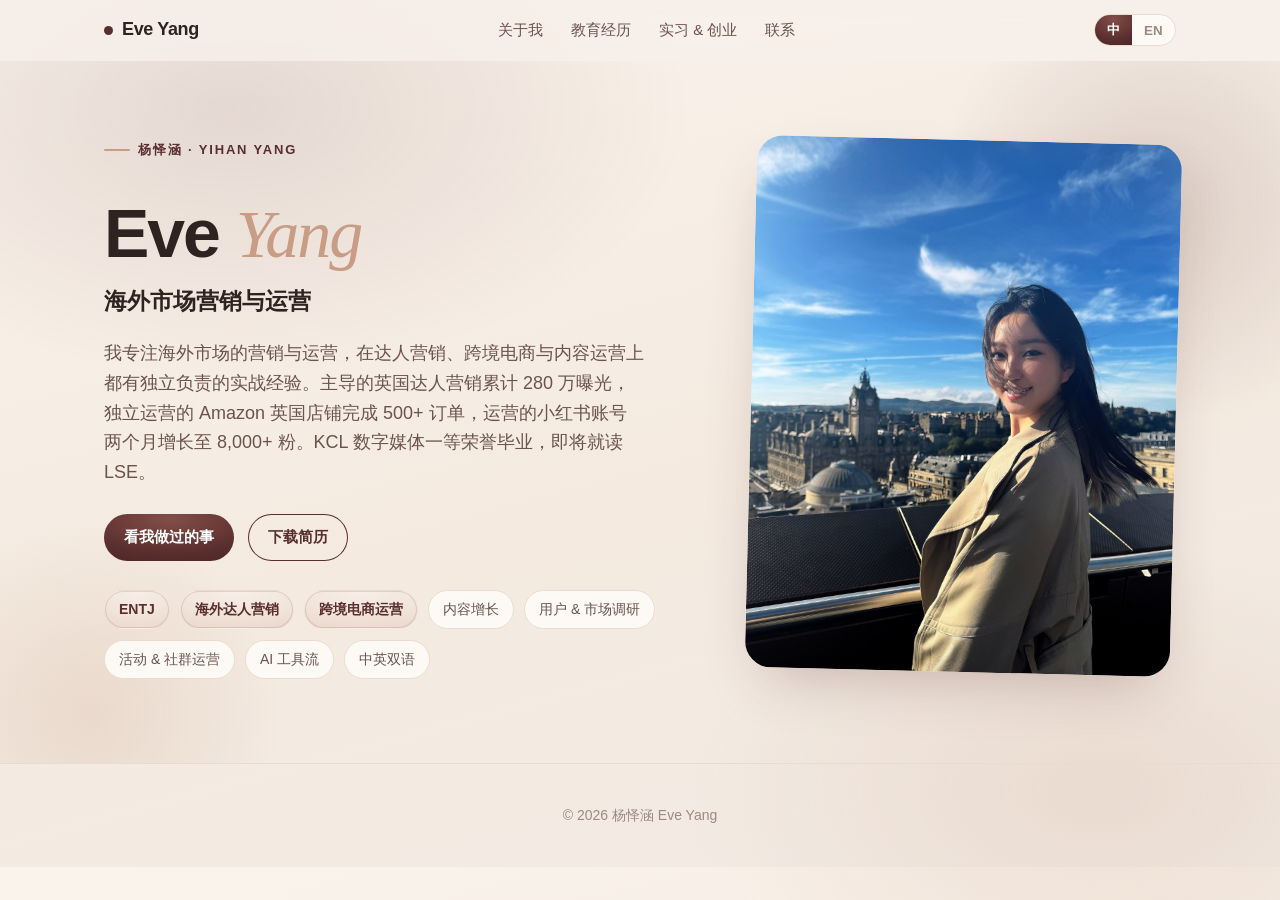
<file: index.html>
<!DOCTYPE html>
<html lang="zh-CN" data-lang="zh">
<head>
  <meta charset="UTF-8" />
  <meta name="viewport" content="width=device-width, initial-scale=1.0" />
  <title>杨怿涵 Eve Yang · 作品集 Portfolio</title>
  <meta name="description" content="杨怿涵 Eve Yang · 海外市场营销与运营作品集。Overseas marketing & operations portfolio." />
  <meta name="author" content="Yihan (Eve) Yang" />
  <meta property="og:title" content="杨怿涵 Eve Yang · Portfolio" />
  <meta property="og:description" content="海外市场营销与运营 | Overseas Marketing & Operations" />
  <meta property="og:type" content="website" />
  <link rel="icon" href="data:image/svg+xml,<svg xmlns='http://www.w3.org/2000/svg' viewBox='0 0 100 100'><circle cx='50' cy='50' r='48' fill='%236d4bd6'/><text x='50' y='68' font-size='54' text-anchor='middle' fill='white' font-family='Georgia'>E</text></svg>" />
  <link rel="stylesheet" href="assets/css/style.css" />
</head>
<body>

  <!-- Cursor-following avatar character -->
  <div id="avatar-follow" aria-hidden="true"></div>

  <!-- NAV -->
  <nav class="nav">
    <div class="nav-inner">
      <a class="brand" data-view="home" href="#home"><span class="dot"></span>Eve Yang</a>
      <div class="nav-links" id="nav-links">
        <a data-view="about" href="#about" id="nav-about">关于我</a>
        <a data-view="education" href="#education" id="nav-edu">教育经历</a>
        <a data-view="experience" href="#experience" id="nav-exp">实习 & 创业</a>
        <a data-view="contact" href="#contact" id="nav-contact">联系</a>
      </div>
      <div class="nav-actions">
        <div class="lang-toggle">
          <button data-lang="zh" class="active">中</button>
          <button data-lang="en">EN</button>
        </div>
        <button class="menu-btn" id="menu-btn" aria-label="Menu">☰</button>
      </div>
    </div>
  </nav>

  <main id="app">

    <!-- ============ HOME ============ -->
    <section class="view view-home hero active" data-view="home">
      <div class="wrap hero-grid">
        <div class="hero-text">
          <span class="eyebrow">杨怿涵 · Yihan Yang</span>
          <h1>Eve <span class="en-name">Yang</span></h1>
          <div class="role" id="hero-role"></div>
          <p class="lede" id="hero-lede"></p>
          <div class="hero-cta">
            <a class="btn" data-view="experience" href="#experience" id="cta-work">看我做过的事</a>
            <a class="btn ghost" id="cta-cv" download>下载简历</a>
          </div>
          <div class="chips" id="chips"></div>
        </div>
        <div class="hero-photo">
          <div class="frame"><img id="hero-img" src="assets/img/eve-hero.jpg" alt="杨怿涵 Eve Yang" /></div>
        </div>
      </div>
    </section>

    <!-- ============ ABOUT ============ -->
    <section class="view" data-view="about">
      <div class="wrap">
        <span class="eyebrow" id="about-eyebrow">关于我</span>
        <h2 class="section-title" id="about-title"></h2>
        <div class="about-grid" style="margin-top:32px">
          <div>
            <p id="about-p1"></p>
            <p id="about-p2"></p>
            <div class="chips" id="about-chips" style="margin-top:26px"></div>
          </div>
          <div class="about-facts" id="about-facts"></div>
        </div>
      </div>
    </section>

    <!-- ============ EDUCATION ============ -->
    <section class="view" data-view="education">
      <div class="wrap">
        <span class="eyebrow" id="edu-eyebrow">教育经历</span>
        <h2 class="section-title" id="edu-title"></h2>
        <div class="timeline-groups" id="edu-list"></div>
        <div class="research-block">
          <h3 class="subhead" id="research-subhead"></h3>
          <p class="section-lead" id="research-lead"></p>
          <div class="research-list" id="research-list"></div>
        </div>
      </div>
    </section>

    <!-- ============ EXPERIENCE ============ -->
    <section class="view" data-view="experience">
      <div class="wrap">
        <span class="eyebrow" id="exp-eyebrow">实习 & 创业经历</span>
        <h2 class="section-title" id="exp-title"></h2>
        <p class="section-lead" id="exp-lead"></p>
        <div class="exp-layout">
          <aside class="cat-nav" id="cat-nav"></aside>
          <div class="cat-detail" id="cat-detail"></div>
        </div>
      </div>
    </section>

    <!-- ============ CONTACT ============ -->
    <section class="view contact" data-view="contact">
      <canvas id="balloon-canvas" aria-hidden="true"></canvas>
      <div class="wrap">
        <h2 class="section-title" id="contact-title"></h2>
        <p class="contact-lead" id="contact-lead"></p>
        <div class="contact-methods" id="contact-methods"></div>
        <div class="dl-row" id="dl-row"></div>
      </div>
    </section>

  </main>

  <footer>
    <div class="wrap">© <span id="year"></span> 杨怿涵 Eve Yang</div>
  </footer>

  <script>document.getElementById("year").textContent = new Date().getFullYear();</script>
  <script src="assets/js/main.js"></script>
</body>
</html>
</file>
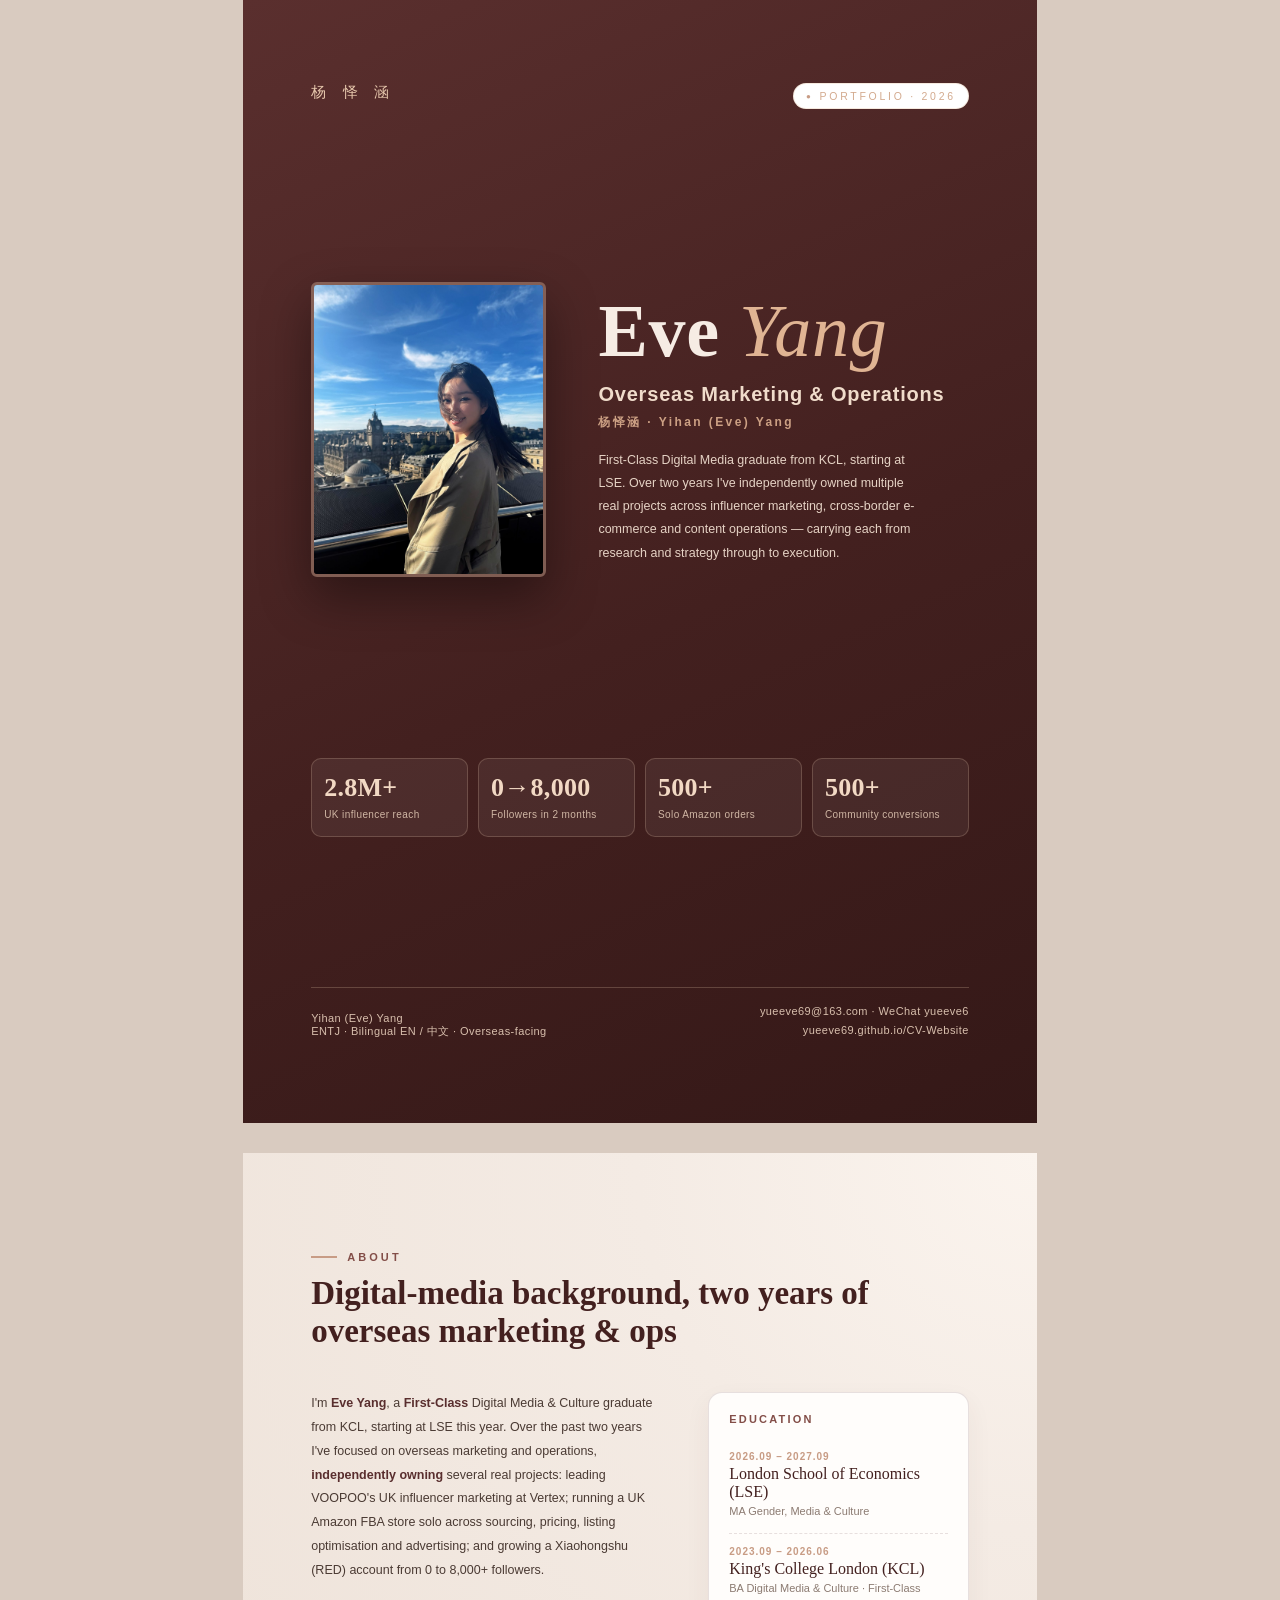
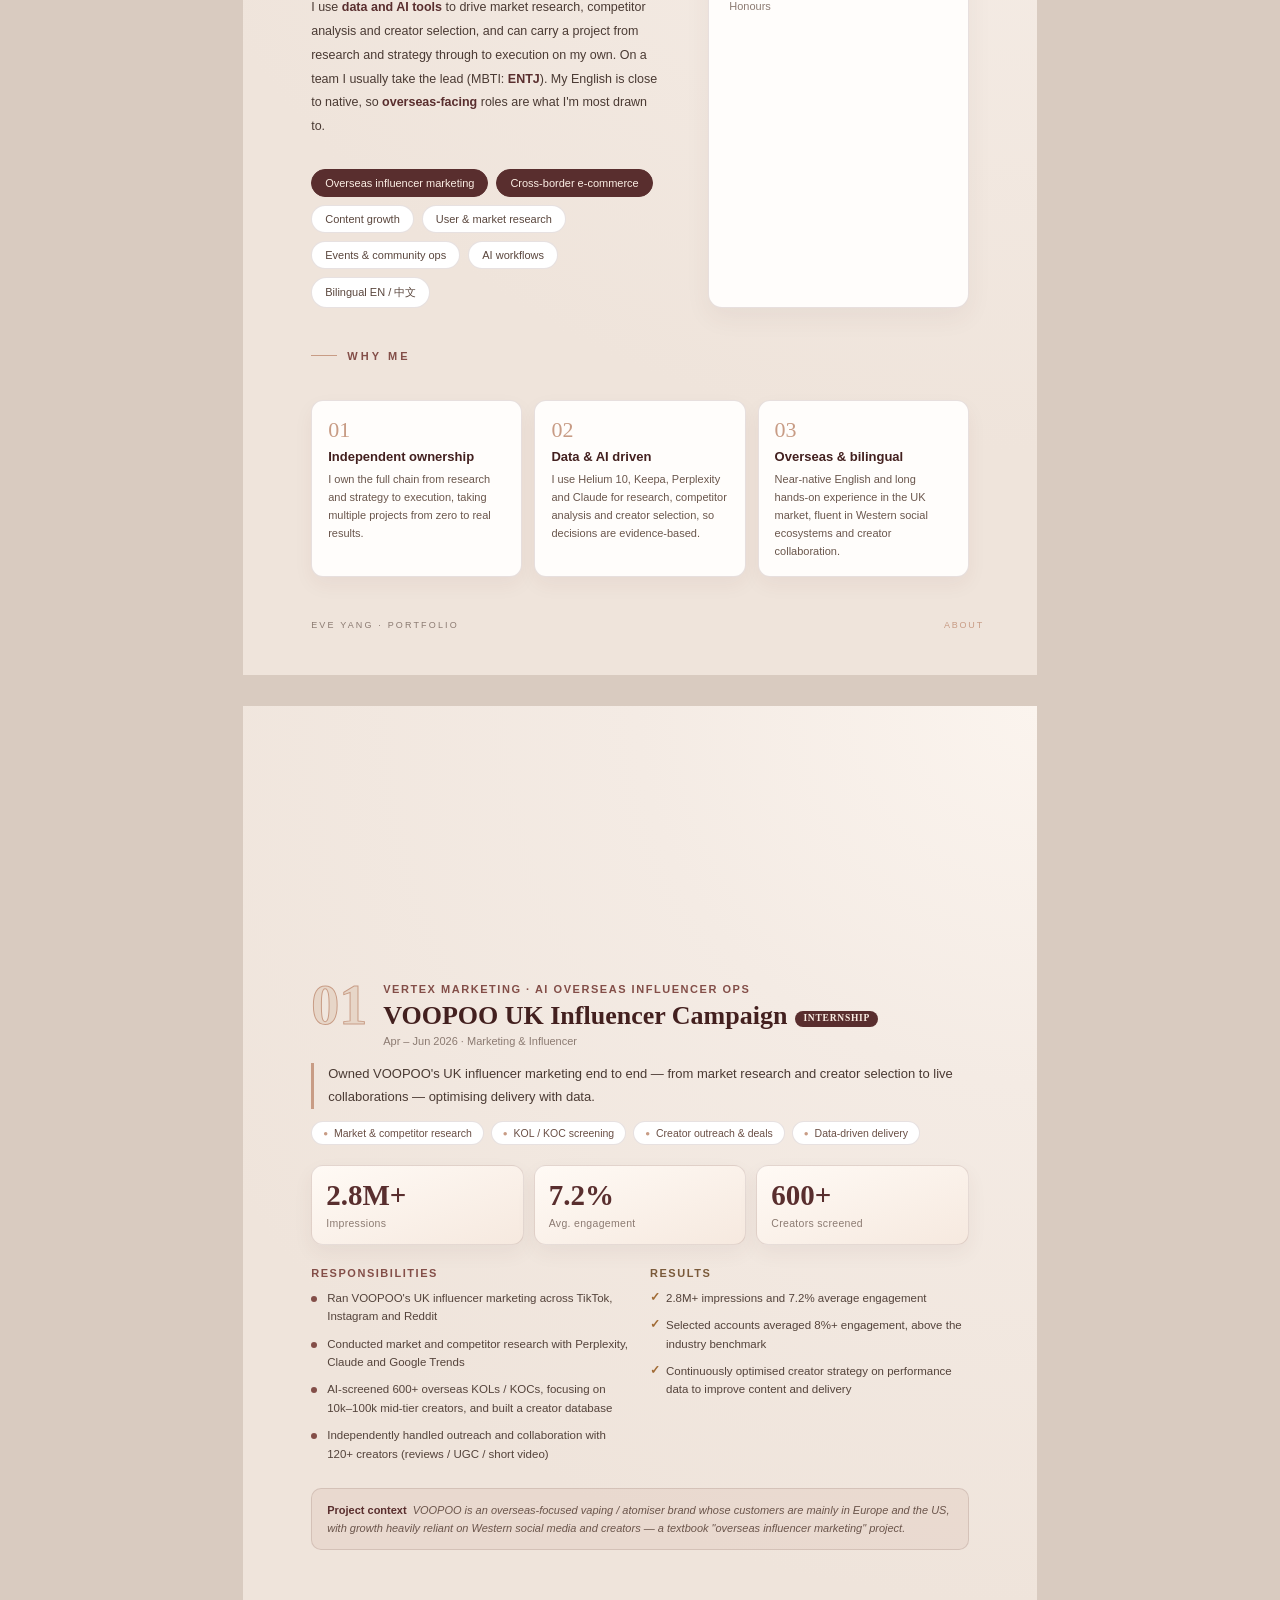
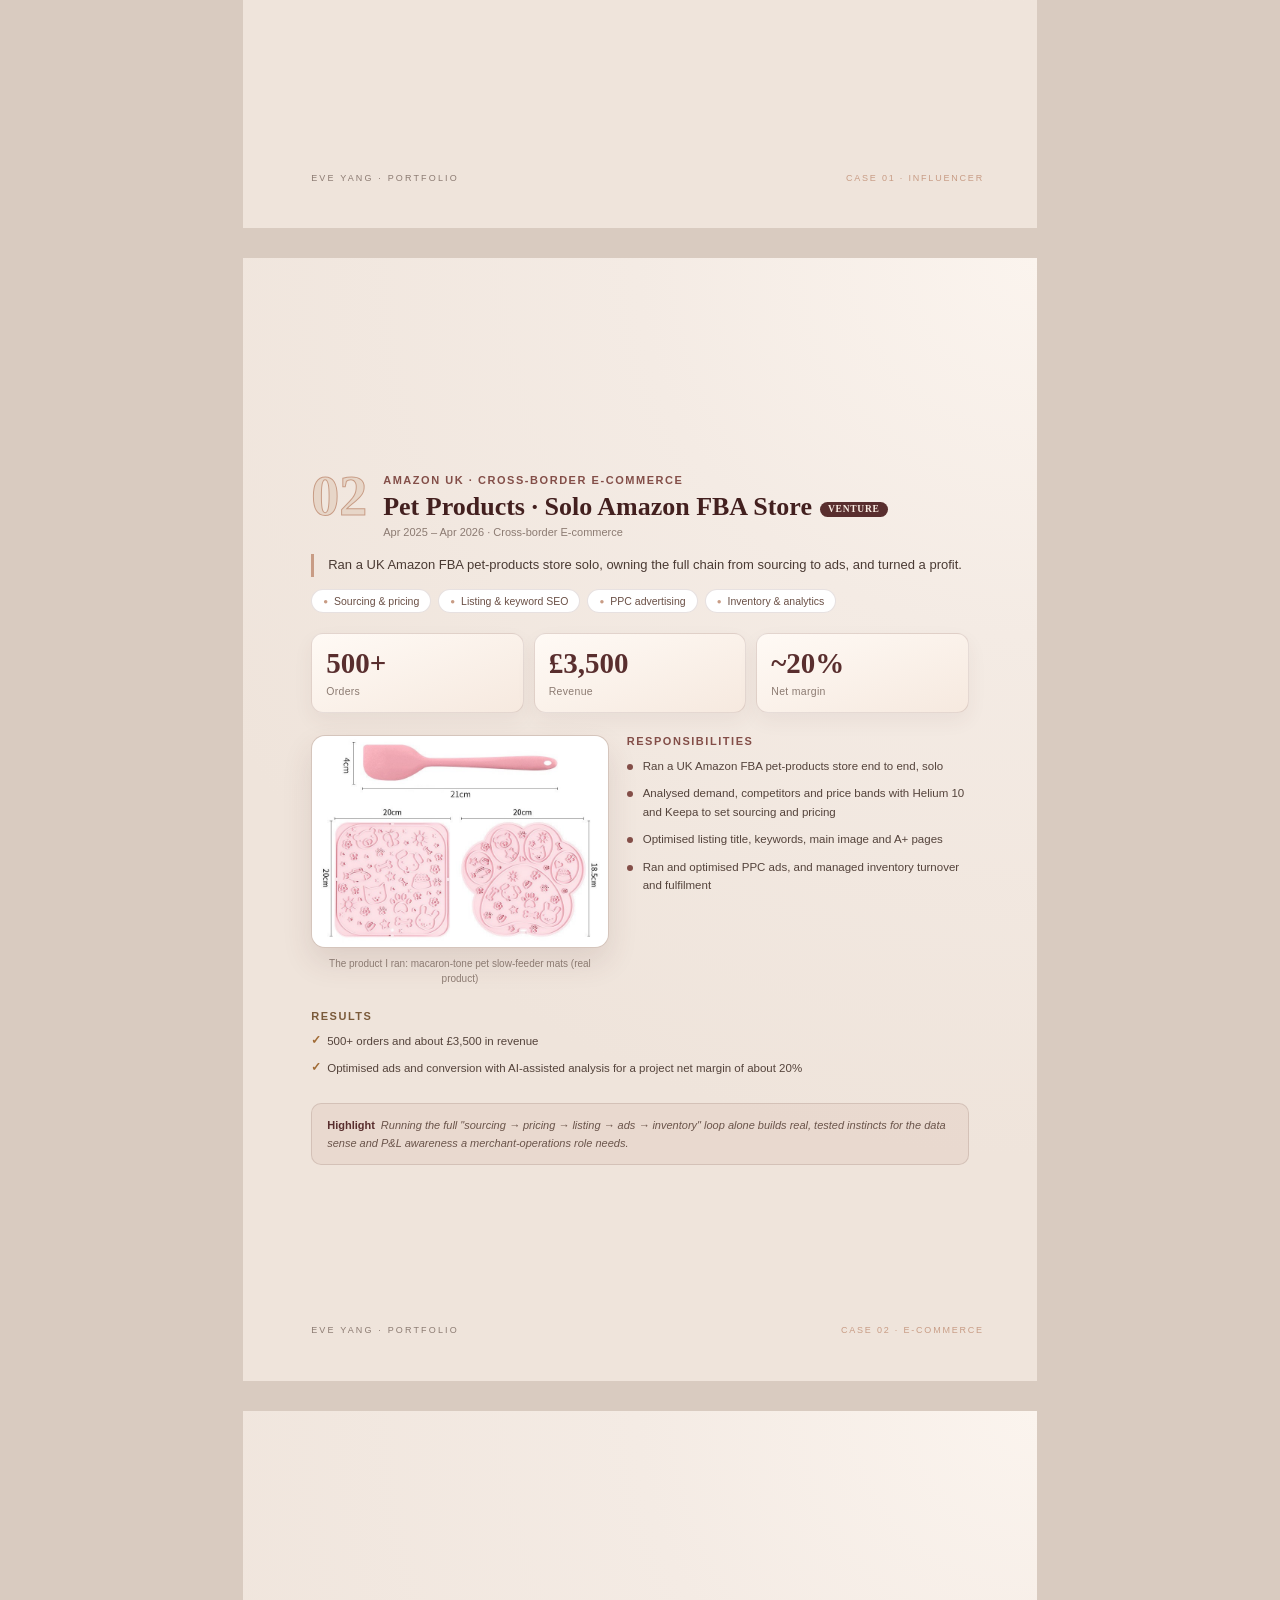
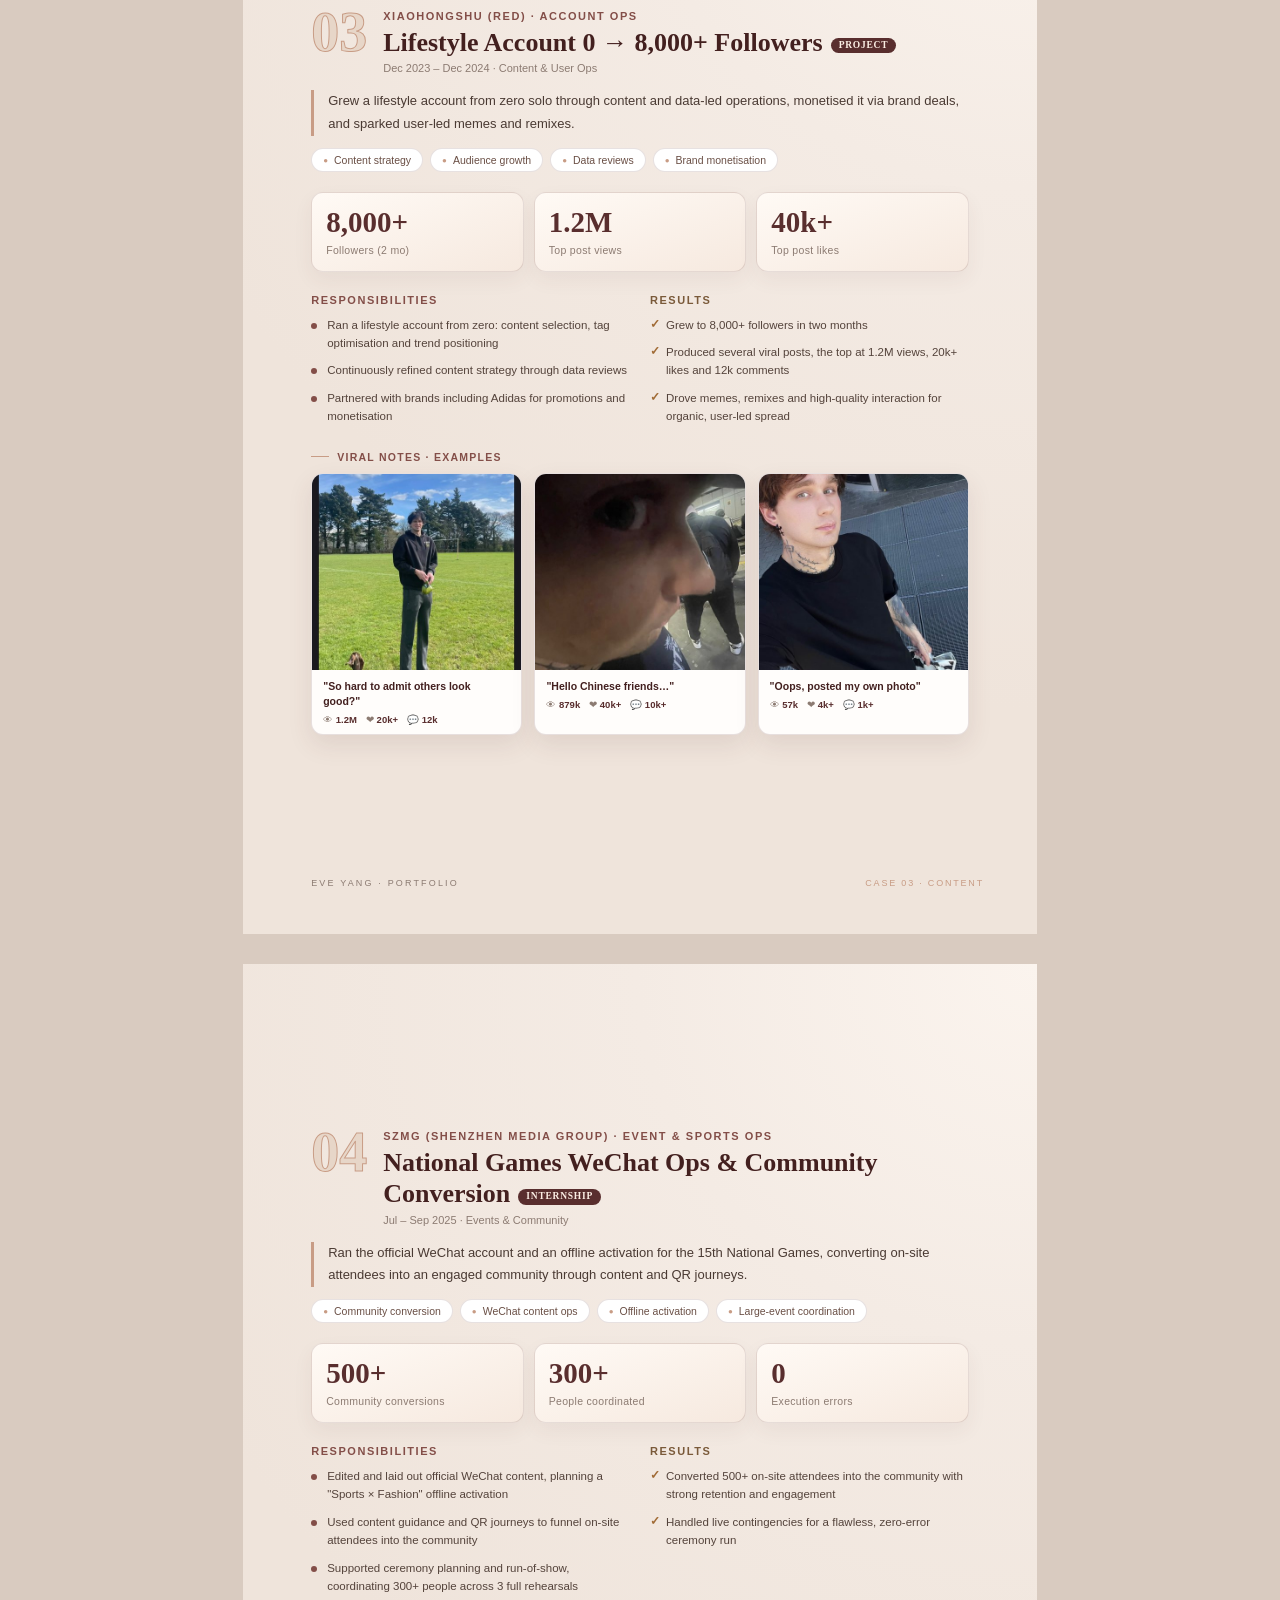
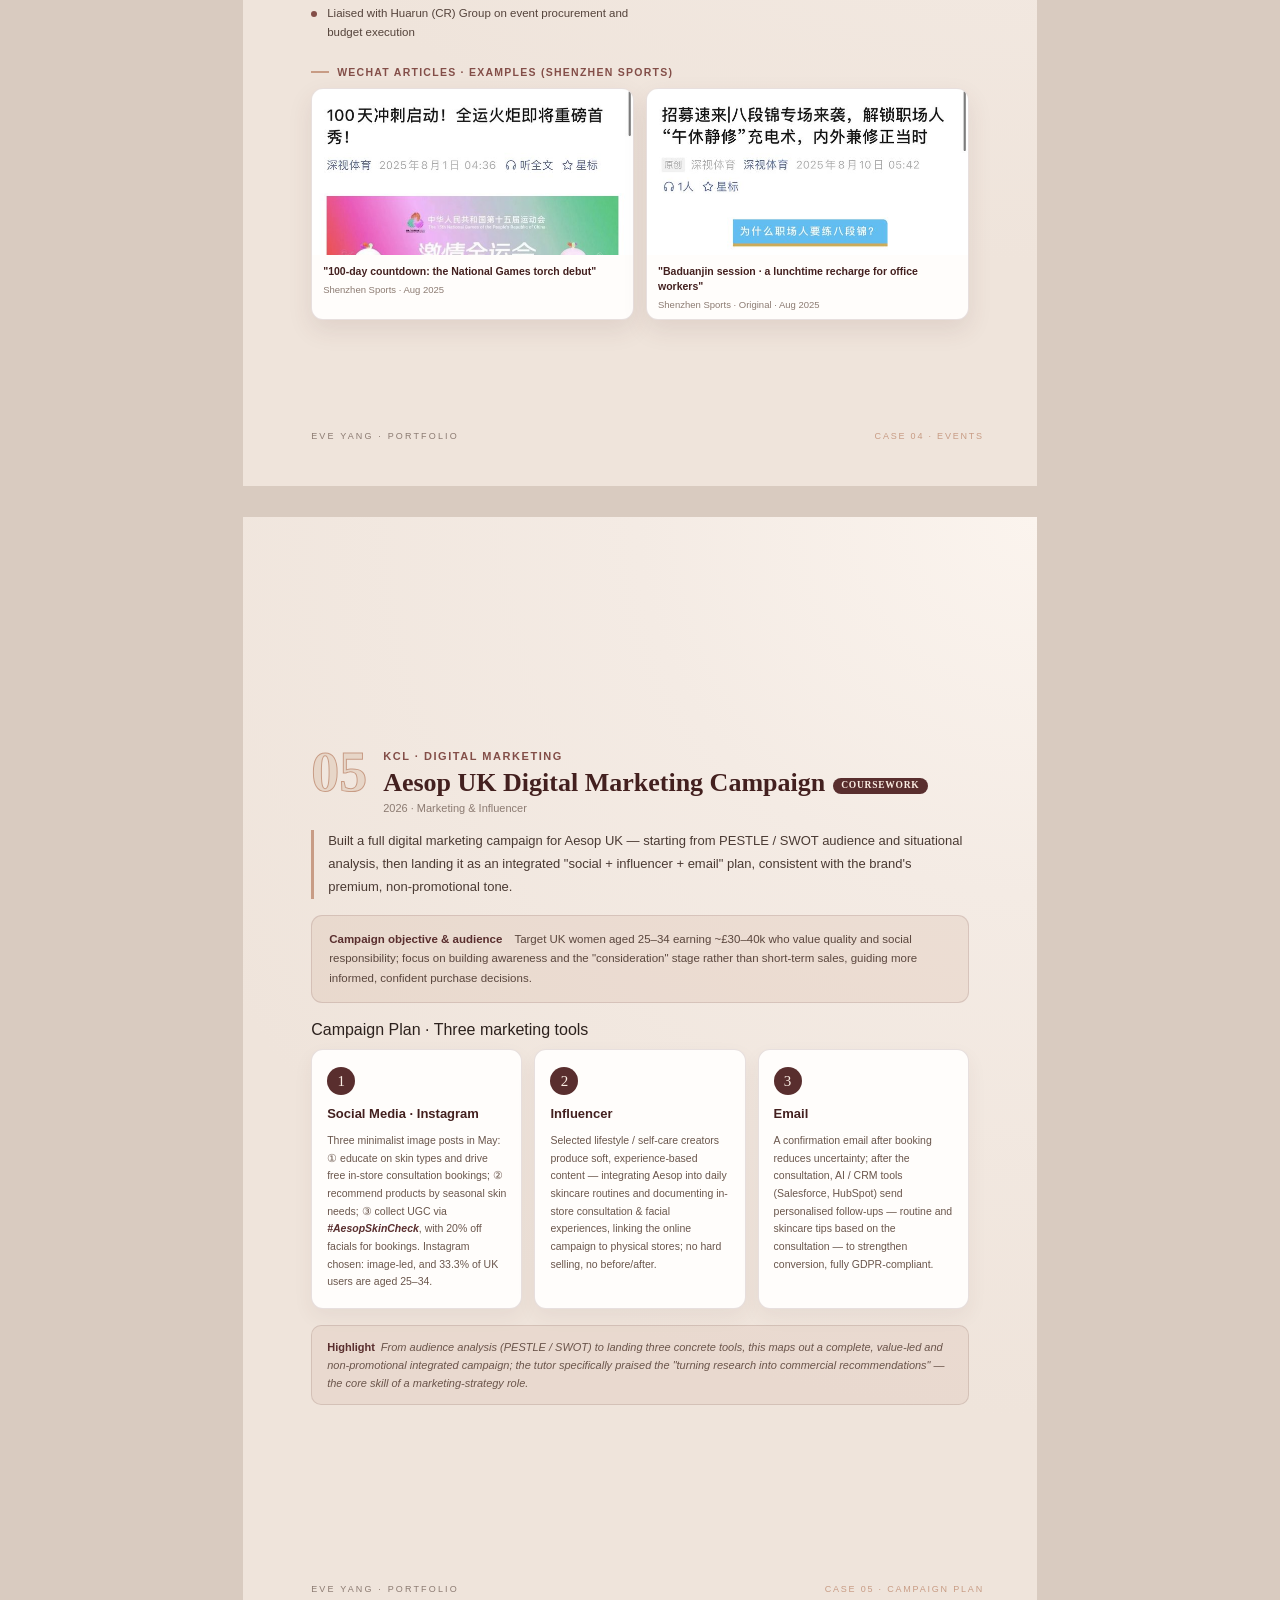
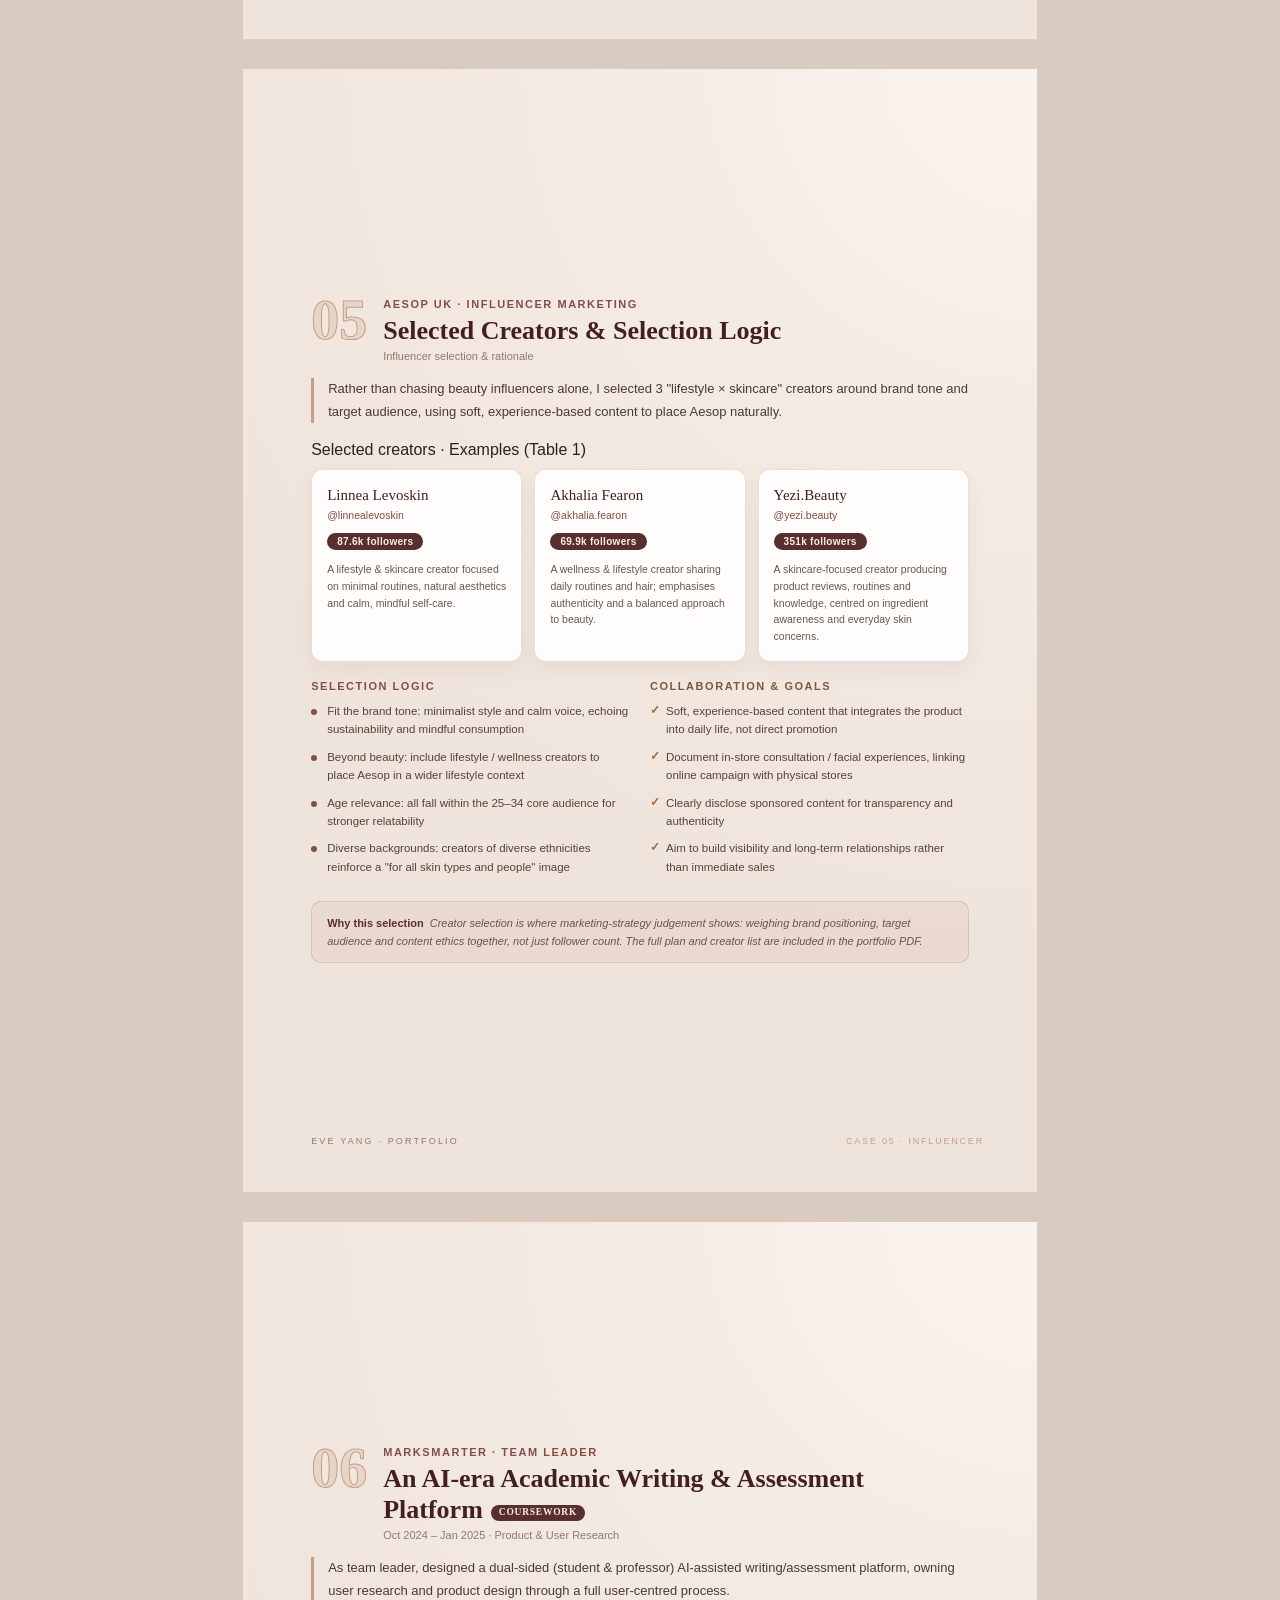
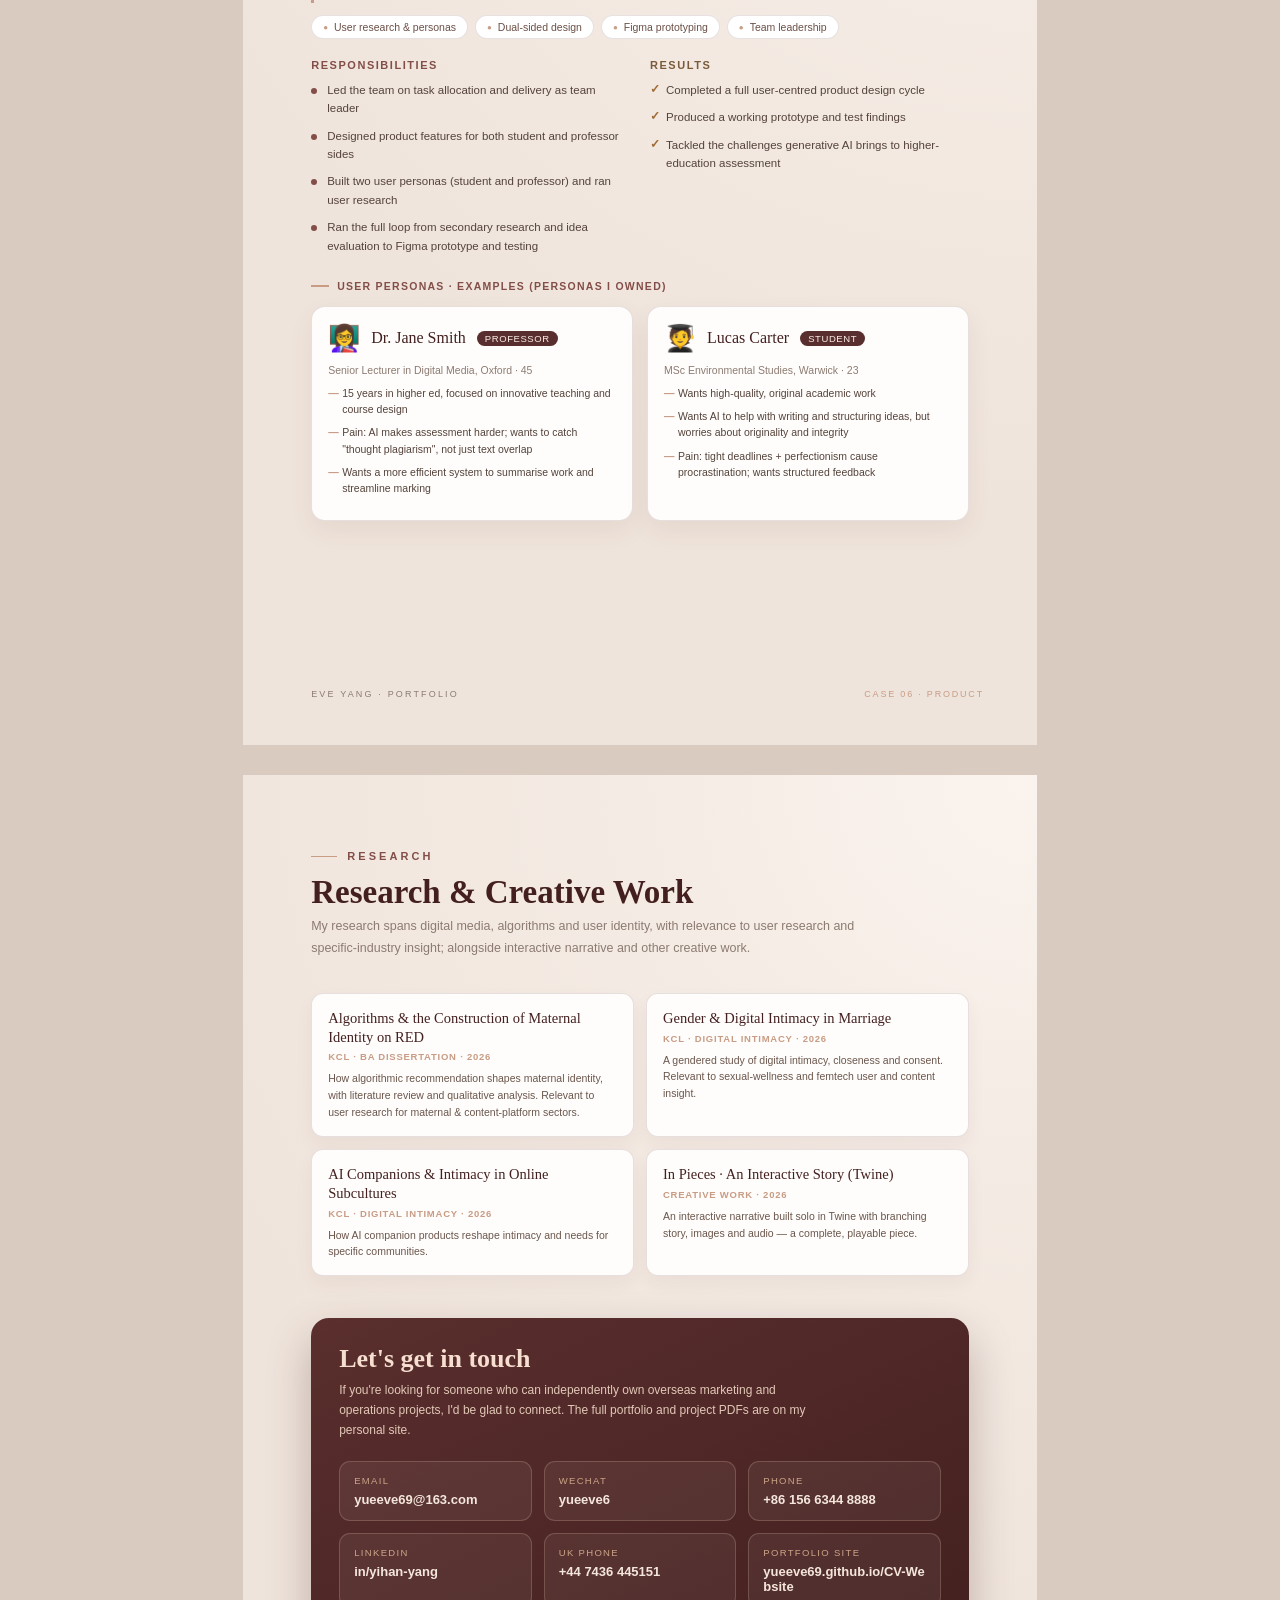
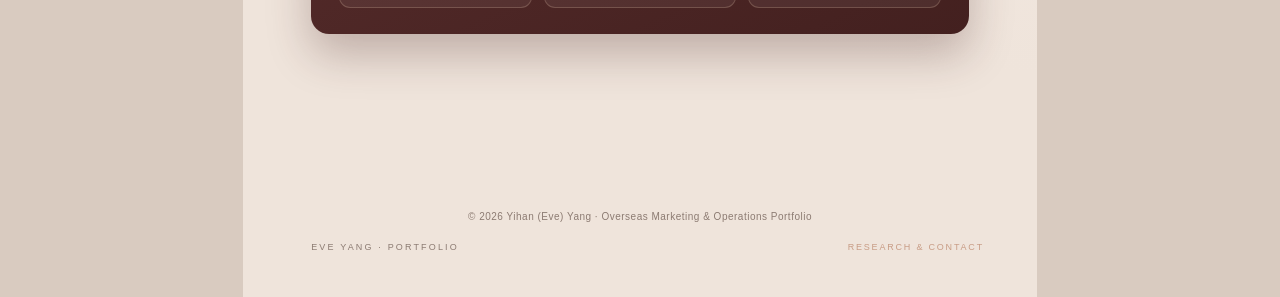
<file: creative-portfolio-en.html>
<!DOCTYPE html>
<html lang="en">
<head>
<meta charset="UTF-8" />
<meta name="viewport" content="width=device-width, initial-scale=1.0" />
<title>Eve Yang · Creative Portfolio</title>
<style>
  :root{
    --bg:#f4ebe4; --paper:#fffdfb; --ink:#2c211d; --muted:#8c7b72;
    --accent:#592e2e; --accent-light:#834e48; --accent-deep:#43201f;
    --gold:#c89c85; --gold-soft:#e7d6c8; --line:rgba(89,46,46,.14);
    --serif:Georgia,"Times New Roman","Songti SC",serif;
    --sans:-apple-system,"Segoe UI",Roboto,Helvetica,Arial,"PingFang SC",sans-serif;
  }
  *{margin:0;padding:0;box-sizing:border-box}
  html,body{background:#d9cbc0;color:var(--ink);font-family:var(--sans);-webkit-print-color-adjust:exact;print-color-adjust:exact;}

  /* ---- page frame (A4) ---- */
  .page{
    position:relative;width:210mm;height:297mm;margin:0 auto;background:var(--bg);
    padding:20mm 18mm;overflow:hidden;
    background-image:radial-gradient(120% 80% at 100% 0%,#fbf4ee 0%,#f4ebe4 42%,#efe4db 100%);
  }
  .page + .page{margin-top:8mm}
  @media print{
    html,body{background:#fff}
    .page{margin:0;box-shadow:none;page-break-after:always;break-after:page}
    .page:last-child{page-break-after:auto}
  }

  .eyebrow{display:inline-flex;align-items:center;gap:10px;font-size:11px;letter-spacing:.28em;
    text-transform:uppercase;color:var(--accent-light);font-weight:700}
  .eyebrow::before{content:"";width:26px;height:1.5px;background:var(--gold)}
  .serif{font-family:var(--serif)}

  /* =================== COVER =================== */
  .cover{display:flex;flex-direction:column;justify-content:space-between;
    background:linear-gradient(155deg,#5a2f2e 0%,#43201f 55%,#341817 100%);color:#f6ece4;
    padding:22mm 18mm}
  .cover .top{display:flex;justify-content:space-between;align-items:flex-start}
  .cover .top .zh-name{font-family:var(--serif);font-size:15px;letter-spacing:.42em;color:#e7c8ad}
  .cover .top .tag{font-size:10.5px;letter-spacing:.26em;text-transform:uppercase;color:#d3aa8e;
    border:1px solid rgba(231,200,173,.4);padding:6px 12px;border-radius:20px}
  .cover .mid{display:flex;gap:14mm;align-items:center;margin:6mm 0}
  .cover .photo{width:62mm;height:78mm;flex:none;border-radius:6px;overflow:hidden;
    box-shadow:0 20px 50px rgba(0,0,0,.4);border:3px solid rgba(231,200,173,.35)}
  .cover .photo img{width:100%;height:100%;object-fit:cover;object-position:center 22%}
  .cover h1{font-family:var(--serif);font-size:74px;line-height:.98;font-weight:700;letter-spacing:.01em}
  .cover h1 em{font-style:italic;color:#e0b493;font-weight:500}
  .cover .role{font-size:20px;margin-top:16px;color:#f0dccb;font-weight:600;letter-spacing:.04em}
  .cover .role small{display:block;font-size:12px;letter-spacing:.2em;
    color:#cca084;margin-top:8px;font-weight:600}
  .cover .lede{font-size:12.5px;line-height:1.85;color:#e6d3c5;margin-top:18px;max-width:86mm}
  .cover .stats{display:grid;grid-template-columns:repeat(4,1fr);gap:10px;margin-top:2mm}
  .cover .stat{background:rgba(255,255,255,.06);border:1px solid rgba(231,200,173,.22);
    border-radius:10px;padding:14px 12px}
  .cover .stat b{font-family:var(--serif);font-size:26px;color:#f2d9c4;display:block;letter-spacing:.01em}
  .cover .stat span{font-size:10px;color:#d0b6a4;letter-spacing:.04em;margin-top:5px;display:block;line-height:1.4}
  .cover .foot{display:flex;justify-content:space-between;align-items:flex-end;
    border-top:1px solid rgba(231,200,173,.24);padding-top:14px;font-size:11px;color:#d8bfad;letter-spacing:.04em}
  .cover .foot .r{text-align:right;line-height:1.7}

  /* =================== SHARED SECTIONS =================== */
  .sec-title{font-family:var(--serif);font-size:33px;color:var(--accent-deep);margin:12px 0 4px;line-height:1.15}
  .sec-sub{font-size:12.5px;color:var(--muted);line-height:1.7;max-width:155mm}

  .about-grid{display:grid;grid-template-columns:1.35fr 1fr;gap:12mm;margin-top:10mm}
  .about-grid p{font-size:12.5px;line-height:1.9;color:#4a3a33;margin-bottom:14px}
  .about-grid p .hl{color:var(--accent);font-weight:700}
  .side-card{background:var(--paper);border:1px solid var(--line);border-radius:14px;padding:20px 20px;
    box-shadow:0 10px 26px rgba(89,46,46,.06)}
  .side-card h4{font-size:11px;letter-spacing:.2em;text-transform:uppercase;color:var(--accent-light);margin-bottom:14px}
  .edu-item{padding:12px 0;border-bottom:1px dashed var(--line)}
  .edu-item:last-child{border-bottom:0;padding-bottom:0}
  .edu-item .d{font-size:10px;letter-spacing:.1em;color:var(--gold);font-weight:700}
  .edu-item .t{font-family:var(--serif);font-size:16px;color:var(--accent-deep);margin:3px 0 2px}
  .edu-item .o{font-size:11px;color:var(--muted);line-height:1.6}
  .chips{display:flex;flex-wrap:wrap;gap:8px;margin-top:8mm}
  .chip{font-size:11px;padding:7px 13px;border-radius:20px;background:#fff;border:1px solid var(--line);color:#5a463d}
  .chip.on{background:var(--accent);color:#fbeee4;border-color:var(--accent)}

  .why{display:grid;grid-template-columns:repeat(3,1fr);gap:12px;margin-top:10mm}
  .why .w{background:var(--paper);border:1px solid var(--line);border-radius:12px;padding:16px 16px;
    box-shadow:0 8px 20px rgba(89,46,46,.05)}
  .why .w .n{font-family:var(--serif);font-size:22px;color:var(--gold)}
  .why .w h5{font-size:13px;color:var(--accent-deep);margin:6px 0 6px}
  .why .w p{font-size:11px;line-height:1.65;color:#6a564c}

  /* =================== CASE STUDY =================== */
  .case-head{display:flex;gap:16px;align-items:flex-start}
  .case-no{font-family:var(--serif);font-size:56px;line-height:.8;color:var(--gold-soft);
    -webkit-text-stroke:1px var(--gold);font-weight:700;flex:none}
  .case-head .kicker{font-size:11px;letter-spacing:.14em;color:var(--accent-light);font-weight:700;text-transform:uppercase}
  .case-head h2{font-family:var(--serif);font-size:26px;color:var(--accent-deep);margin:5px 0 4px;line-height:1.2}
  .case-head .period{font-size:11px;color:var(--muted)}
  .case-head .kind{display:inline-block;margin-left:8px;font-size:9.5px;letter-spacing:.08em;text-transform:uppercase;
    background:var(--accent);color:#fbeee4;padding:2px 8px;border-radius:10px;vertical-align:3px}
  .summary{font-size:13px;line-height:1.75;color:#4a3a33;margin:16px 0 12px;
    padding-left:14px;border-left:3px solid var(--gold)}
  .tags{display:flex;flex-wrap:wrap;gap:7px;margin-bottom:16px}
  .tag{font-size:10.5px;padding:5px 11px;border-radius:16px;background:#fff;border:1px solid var(--line);color:#6a4f45}
  .tag::before{content:"●";color:var(--gold);margin-right:6px;font-size:8px;vertical-align:1px}

  .metric-row{display:grid;grid-template-columns:repeat(3,1fr);gap:10px;margin:4px 0 18px}
  .metric{background:linear-gradient(160deg,#fffaf5,#f6e9df);border:1px solid var(--line);
    border-radius:12px;padding:15px 14px;box-shadow:0 8px 20px rgba(89,46,46,.06)}
  .metric b{font-family:var(--serif);font-size:29px;color:var(--accent);display:block;line-height:1}
  .metric span{font-size:10.5px;color:var(--muted);margin-top:7px;display:block;letter-spacing:.03em}

  .two-col{display:grid;grid-template-columns:1fr 1fr;gap:20px;margin-top:4px}
  .block h4{font-size:11px;letter-spacing:.14em;text-transform:uppercase;margin-bottom:10px;font-weight:700}
  .block.duties h4{color:var(--accent-light)}
  .block.results h4{color:#7a5a3a}
  .block ul{list-style:none}
  .block li{font-size:11.5px;line-height:1.6;color:#54433b;padding-left:16px;position:relative;margin-bottom:9px}
  .block.duties li::before{content:"";position:absolute;left:0;top:7px;width:6px;height:6px;
    border-radius:50%;background:var(--accent-light)}
  .block.results li::before{content:"✓";position:absolute;left:0;top:-1px;color:#a06a34;font-size:12px;font-weight:700}

  .context{margin-top:16px;background:rgba(200,156,133,.14);border:1px solid var(--line);
    border-radius:10px;padding:12px 15px;font-size:11px;color:#6a544a;line-height:1.65;font-style:italic}
  .context b{font-style:normal;color:var(--accent);font-weight:700;margin-right:6px}

  /* image example strips */
  .examples{margin-top:16px}
  .examples .ex-label{font-size:10.5px;letter-spacing:.12em;text-transform:uppercase;color:var(--accent-light);
    font-weight:700;margin-bottom:10px;display:flex;align-items:center;gap:8px}
  .examples .ex-label::before{content:"";width:18px;height:1.5px;background:var(--gold)}
  .shot-row{display:grid;gap:12px}
  .shot-row.n3{grid-template-columns:repeat(3,1fr)}
  .shot-row.n2{grid-template-columns:repeat(2,1fr)}
  .shot{background:var(--paper);border:1px solid var(--line);border-radius:12px;overflow:hidden;
    box-shadow:0 10px 24px rgba(89,46,46,.1)}
  .shot .img{width:100%;background:#eaded4;overflow:hidden}
  .shot .img img{width:100%;height:100%;object-fit:cover;display:block}
  .shot .cap{padding:9px 11px}
  .shot .cap .t{font-size:10.5px;color:var(--accent-deep);line-height:1.4;font-weight:600}
  .shot .cap .m{font-size:9.5px;color:var(--muted);margin-top:5px;display:flex;gap:9px;flex-wrap:wrap}
  .shot .cap .m span b{color:var(--accent);font-weight:700}

  .product-split{display:grid;grid-template-columns:1fr 1.15fr;gap:18px;align-items:stretch;margin-top:4px}
  .product-split .pimg{border-radius:14px;overflow:hidden;border:1px solid var(--line);
    box-shadow:0 14px 30px rgba(89,46,46,.12);background:#eaded4}
  .product-split .pimg img{width:100%;height:100%;object-fit:cover;display:block}
  .product-split .pcap{font-size:10px;color:var(--muted);text-align:center;padding:8px 6px;line-height:1.5}

  /* aesop: objective + campaign plan + influencers */
  .objective{background:rgba(200,156,133,.16);border:1px solid var(--line);border-radius:11px;
    padding:14px 17px;font-size:11.5px;color:#5a463d;line-height:1.7;margin-top:4px}
  .objective b{color:var(--accent);font-weight:700}
  .plan-grid{display:grid;grid-template-columns:repeat(3,1fr);gap:12px;margin-top:10px}
  .plan{background:var(--paper);border:1px solid var(--line);border-radius:12px;padding:17px 15px;
    box-shadow:0 8px 20px rgba(89,46,46,.06)}
  .plan .pnum{display:inline-flex;align-items:center;justify-content:center;width:28px;height:28px;
    border-radius:50%;background:var(--accent);color:#fbeee4;font-size:15px;margin-bottom:11px}
  .plan h5{font-size:13px;color:var(--accent-deep);margin-bottom:9px;line-height:1.3}
  .plan p{font-size:10.5px;line-height:1.68;color:#6a564c}
  .plan p em{font-style:italic;color:var(--accent);font-weight:600}
  .inf-grid{display:grid;grid-template-columns:repeat(3,1fr);gap:12px;margin-top:10px}
  .inf{background:var(--paper);border:1px solid var(--line);border-radius:12px;padding:16px 15px;
    box-shadow:0 8px 20px rgba(89,46,46,.06)}
  .inf .nm{font-family:var(--serif);font-size:15px;color:var(--accent-deep);line-height:1.25}
  .inf .hd{font-size:10.5px;color:var(--accent-light);margin:4px 0 10px}
  .inf .fol{display:inline-block;font-size:10px;background:var(--accent);color:#fbeee4;
    padding:3px 10px;border-radius:11px;margin-bottom:11px;font-weight:600;letter-spacing:.03em}
  .inf p{font-size:10.5px;line-height:1.6;color:#6a564c}

  /* personas */
  .personas{display:grid;grid-template-columns:1fr 1fr;gap:14px;margin-top:14px}
  .persona{background:var(--paper);border:1px solid var(--line);border-radius:14px;padding:16px 16px;
    box-shadow:0 10px 24px rgba(89,46,46,.07)}
  .persona .ph{display:flex;align-items:center;gap:11px;margin-bottom:10px}
  .persona .emoji{font-size:26px}
  .persona .pn{font-family:var(--serif);font-size:16px;color:var(--accent-deep)}
  .persona .pt{font-size:9.5px;background:var(--accent);color:#fbeee4;padding:2px 8px;border-radius:9px;letter-spacing:.06em;text-transform:uppercase}
  .persona .prole{font-size:10.5px;color:var(--muted);margin-bottom:9px}
  .persona ul{list-style:none}
  .persona li{font-size:10.5px;line-height:1.55;color:#54433b;padding-left:14px;position:relative;margin-bottom:7px}
  .persona li::before{content:"—";position:absolute;left:0;color:var(--gold);font-weight:700}

  /* research + contact */
  .research-list{display:grid;grid-template-columns:1fr 1fr;gap:12px;margin-top:9mm}
  .ritem{background:var(--paper);border:1px solid var(--line);border-radius:12px;padding:15px 16px;
    box-shadow:0 8px 18px rgba(89,46,46,.05)}
  .ritem .rt{font-family:var(--serif);font-size:14.5px;color:var(--accent-deep);line-height:1.3;margin-bottom:5px}
  .ritem .rm{font-size:9.5px;letter-spacing:.08em;color:var(--gold);font-weight:700;text-transform:uppercase;margin-bottom:8px}
  .ritem .rd{font-size:10.5px;line-height:1.6;color:#6a564c}

  .contact-wrap{margin-top:11mm;background:linear-gradient(155deg,#5a2f2e,#43201f);color:#f2e2d5;
    border-radius:18px;padding:26px 28px;box-shadow:0 20px 44px rgba(67,32,31,.28)}
  .contact-wrap h3{font-family:var(--serif);font-size:26px;color:#f6ded0;margin-bottom:6px}
  .contact-wrap p{font-size:12px;color:#e2c8b8;line-height:1.7;max-width:130mm;margin-bottom:20px}
  .cgrid{display:grid;grid-template-columns:repeat(3,1fr);gap:12px}
  .citem{background:rgba(255,255,255,.06);border:1px solid rgba(231,200,173,.22);border-radius:11px;padding:13px 14px}
  .citem .cl{font-size:9.5px;letter-spacing:.14em;text-transform:uppercase;color:#cca487;margin-bottom:6px}
  .citem .cv{font-size:13px;color:#f4e6da;font-weight:600;word-break:break-all}

  .foot-note{margin-top:auto;padding-top:16px;font-size:10px;color:var(--muted);text-align:center;letter-spacing:.05em}
  .page-tag{position:absolute;right:14mm;bottom:12mm;font-size:9px;letter-spacing:.2em;color:var(--gold);text-transform:uppercase}
  .brandmark{position:absolute;left:18mm;bottom:12mm;font-size:9px;letter-spacing:.24em;color:var(--muted);text-transform:uppercase}
  .flow{display:flex;flex-direction:column;height:100%;justify-content:center}
  .flow > .case-head:first-child,.flow > .eyebrow:first-child{margin-top:0}
</style>
</head>
<body>

<!-- ============ COVER ============ -->
<section class="page cover">
  <div class="top">
    <div class="zh-name">杨 怿 涵</div>
    <div class="tag">Portfolio · 2026</div>
  </div>

  <div class="mid">
    <div class="photo"><img src="assets/img/eve-hero.jpg" alt="Eve Yang" /></div>
    <div>
      <h1>Eve <em>Yang</em></h1>
      <div class="role">Overseas Marketing &amp; Operations
        <small>杨怿涵 · Yihan (Eve) Yang</small>
      </div>
      <p class="lede">First-Class Digital Media graduate from KCL, starting at LSE. Over two years I've independently owned multiple real projects across influencer marketing, cross-border e-commerce and content operations — carrying each from research and strategy through to execution.</p>
    </div>
  </div>

  <div class="stats">
    <div class="stat"><b>2.8M+</b><span>UK influencer reach</span></div>
    <div class="stat"><b>0→8,000</b><span>Followers in 2 months</span></div>
    <div class="stat"><b>500+</b><span>Solo Amazon orders</span></div>
    <div class="stat"><b>500+</b><span>Community conversions</span></div>
  </div>

  <div class="foot">
    <div>Yihan (Eve) Yang<br/>ENTJ · Bilingual EN / 中文 · Overseas-facing</div>
    <div class="r">yueeve69@163.com · WeChat yueeve6<br/>yueeve69.github.io/CV-Website</div>
  </div>
</section>

<!-- ============ ABOUT ============ -->
<section class="page">
  <div class="flow">
    <span class="eyebrow">About</span>
    <h1 class="sec-title serif">Digital-media background, two years of overseas marketing &amp; ops</h1>

    <div class="about-grid">
      <div>
        <p>I'm <span class="hl">Eve Yang</span>, a <span class="hl">First-Class</span> Digital Media &amp; Culture graduate from KCL, starting at LSE this year. Over the past two years I've focused on overseas marketing and operations, <span class="hl">independently owning</span> several real projects: leading VOOPOO's UK influencer marketing at Vertex; running a UK Amazon FBA store solo across sourcing, pricing, listing optimisation and advertising; and growing a Xiaohongshu (RED) account from 0 to 8,000+ followers.</p>
        <p>I use <span class="hl">data and AI tools</span> to drive market research, competitor analysis and creator selection, and can carry a project from research and strategy through to execution on my own. On a team I usually take the lead (MBTI: <span class="hl">ENTJ</span>). My English is close to native, so <span class="hl">overseas-facing</span> roles are what I'm most drawn to.</p>
        <div class="chips">
          <span class="chip on">Overseas influencer marketing</span>
          <span class="chip on">Cross-border e-commerce</span>
          <span class="chip">Content growth</span>
          <span class="chip">User &amp; market research</span>
          <span class="chip">Events &amp; community ops</span>
          <span class="chip">AI workflows</span>
          <span class="chip">Bilingual EN / 中文</span>
        </div>
      </div>
      <div class="side-card">
        <h4>Education</h4>
        <div class="edu-item">
          <div class="d">2026.09 – 2027.09</div>
          <div class="t serif">London School of Economics (LSE)</div>
          <div class="o">MA Gender, Media &amp; Culture</div>
        </div>
        <div class="edu-item">
          <div class="d">2023.09 – 2026.06</div>
          <div class="t serif">King's College London (KCL)</div>
          <div class="o">BA Digital Media &amp; Culture · First-Class Honours</div>
        </div>
      </div>
    </div>

    <span class="eyebrow" style="margin-top:11mm">Why me</span>
    <div class="why">
      <div class="w"><div class="n serif">01</div><h5>Independent ownership</h5><p>I own the full chain from research and strategy to execution, taking multiple projects from zero to real results.</p></div>
      <div class="w"><div class="n serif">02</div><h5>Data &amp; AI driven</h5><p>I use Helium 10, Keepa, Perplexity and Claude for research, competitor analysis and creator selection, so decisions are evidence-based.</p></div>
      <div class="w"><div class="n serif">03</div><h5>Overseas &amp; bilingual</h5><p>Near-native English and long hands-on experience in the UK market, fluent in Western social ecosystems and creator collaboration.</p></div>
    </div>
    <div class="brandmark">Eve Yang · Portfolio</div>
    <div class="page-tag">About</div>
  </div>
</section>

<!-- ============ CASE 01 · VOOPOO ============ -->
<section class="page">
  <div class="flow">
    <div class="case-head">
      <div class="case-no serif">01</div>
      <div>
        <div class="kicker">Vertex Marketing · AI Overseas Influencer Ops</div>
        <h2>VOOPOO UK Influencer Campaign<span class="kind">Internship</span></h2>
        <div class="period">Apr – Jun 2026 · Marketing &amp; Influencer</div>
      </div>
    </div>

    <p class="summary">Owned VOOPOO's UK influencer marketing end to end — from market research and creator selection to live collaborations — optimising delivery with data.</p>

    <div class="tags">
      <span class="tag">Market &amp; competitor research</span>
      <span class="tag">KOL / KOC screening</span>
      <span class="tag">Creator outreach &amp; deals</span>
      <span class="tag">Data-driven delivery</span>
    </div>

    <div class="metric-row">
      <div class="metric"><b>2.8M+</b><span>Impressions</span></div>
      <div class="metric"><b>7.2%</b><span>Avg. engagement</span></div>
      <div class="metric"><b>600+</b><span>Creators screened</span></div>
    </div>

    <div class="two-col">
      <div class="block duties">
        <h4>Responsibilities</h4>
        <ul>
          <li>Ran VOOPOO's UK influencer marketing across TikTok, Instagram and Reddit</li>
          <li>Conducted market and competitor research with Perplexity, Claude and Google Trends</li>
          <li>AI-screened 600+ overseas KOLs / KOCs, focusing on 10k–100k mid-tier creators, and built a creator database</li>
          <li>Independently handled outreach and collaboration with 120+ creators (reviews / UGC / short video)</li>
        </ul>
      </div>
      <div class="block results">
        <h4>Results</h4>
        <ul>
          <li>2.8M+ impressions and 7.2% average engagement</li>
          <li>Selected accounts averaged 8%+ engagement, above the industry benchmark</li>
          <li>Continuously optimised creator strategy on performance data to improve content and delivery</li>
        </ul>
      </div>
    </div>

    <div class="context"><b>Project context</b>VOOPOO is an overseas-focused vaping / atomiser brand whose customers are mainly in Europe and the US, with growth heavily reliant on Western social media and creators — a textbook "overseas influencer marketing" project.</div>
    <div class="brandmark">Eve Yang · Portfolio</div>
    <div class="page-tag">Case 01 · Influencer</div>
  </div>
</section>

<!-- ============ CASE 02 · AMAZON ============ -->
<section class="page">
  <div class="flow">
    <div class="case-head">
      <div class="case-no serif">02</div>
      <div>
        <div class="kicker">Amazon UK · Cross-border E-commerce</div>
        <h2>Pet Products · Solo Amazon FBA Store<span class="kind">Venture</span></h2>
        <div class="period">Apr 2025 – Apr 2026 · Cross-border E-commerce</div>
      </div>
    </div>

    <p class="summary">Ran a UK Amazon FBA pet-products store solo, owning the full chain from sourcing to ads, and turned a profit.</p>

    <div class="tags">
      <span class="tag">Sourcing &amp; pricing</span>
      <span class="tag">Listing &amp; keyword SEO</span>
      <span class="tag">PPC advertising</span>
      <span class="tag">Inventory &amp; analytics</span>
    </div>

    <div class="metric-row">
      <div class="metric"><b>500+</b><span>Orders</span></div>
      <div class="metric"><b>£3,500</b><span>Revenue</span></div>
      <div class="metric"><b>~20%</b><span>Net margin</span></div>
    </div>

    <div class="product-split">
      <div>
        <div class="pimg"><img src="assets/img/amazon-product.jpg" alt="Pet slow-feeder mat" /></div>
        <div class="pcap">The product I ran: macaron-tone pet slow-feeder mats (real product)</div>
      </div>
      <div>
        <div class="block duties">
          <h4>Responsibilities</h4>
          <ul>
            <li>Ran a UK Amazon FBA pet-products store end to end, solo</li>
            <li>Analysed demand, competitors and price bands with Helium 10 and Keepa to set sourcing and pricing</li>
            <li>Optimised listing title, keywords, main image and A+ pages</li>
            <li>Ran and optimised PPC ads, and managed inventory turnover and fulfilment</li>
          </ul>
        </div>
      </div>
    </div>

    <div class="block results" style="margin-top:16px">
      <h4>Results</h4>
      <ul>
        <li>500+ orders and about £3,500 in revenue</li>
        <li>Optimised ads and conversion with AI-assisted analysis for a project net margin of about 20%</li>
      </ul>
    </div>

    <div class="context"><b>Highlight</b>Running the full "sourcing → pricing → listing → ads → inventory" loop alone builds real, tested instincts for the data sense and P&amp;L awareness a merchant-operations role needs.</div>
    <div class="brandmark">Eve Yang · Portfolio</div>
    <div class="page-tag">Case 02 · E-commerce</div>
  </div>
</section>

<!-- ============ CASE 03 · XIAOHONGSHU ============ -->
<section class="page">
  <div class="flow">
    <div class="case-head">
      <div class="case-no serif">03</div>
      <div>
        <div class="kicker">Xiaohongshu (RED) · Account Ops</div>
        <h2>Lifestyle Account 0 → 8,000+ Followers<span class="kind">Project</span></h2>
        <div class="period">Dec 2023 – Dec 2024 · Content &amp; User Ops</div>
      </div>
    </div>

    <p class="summary">Grew a lifestyle account from zero solo through content and data-led operations, monetised it via brand deals, and sparked user-led memes and remixes.</p>

    <div class="tags">
      <span class="tag">Content strategy</span>
      <span class="tag">Audience growth</span>
      <span class="tag">Data reviews</span>
      <span class="tag">Brand monetisation</span>
    </div>

    <div class="metric-row">
      <div class="metric"><b>8,000+</b><span>Followers (2 mo)</span></div>
      <div class="metric"><b>1.2M</b><span>Top post views</span></div>
      <div class="metric"><b>40k+</b><span>Top post likes</span></div>
    </div>

    <div class="two-col">
      <div class="block duties">
        <h4>Responsibilities</h4>
        <ul>
          <li>Ran a lifestyle account from zero: content selection, tag optimisation and trend positioning</li>
          <li>Continuously refined content strategy through data reviews</li>
          <li>Partnered with brands including Adidas for promotions and monetisation</li>
        </ul>
      </div>
      <div class="block results">
        <h4>Results</h4>
        <ul>
          <li>Grew to 8,000+ followers in two months</li>
          <li>Produced several viral posts, the top at 1.2M views, 20k+ likes and 12k comments</li>
          <li>Drove memes, remixes and high-quality interaction for organic, user-led spread</li>
        </ul>
      </div>
    </div>

    <div class="examples">
      <div class="ex-label">Viral notes · Examples</div>
      <div class="shot-row n3">
        <div class="shot">
          <div class="img" style="height:52mm"><img src="assets/img/notes/cover-1.jpg" alt="Viral note 1" /></div>
          <div class="cap"><div class="t">"So hard to admit others look good?"</div>
            <div class="m"><span>👁 <b>1.2M</b></span><span>❤ <b>20k+</b></span><span>💬 <b>12k</b></span></div></div>
        </div>
        <div class="shot">
          <div class="img" style="height:52mm"><img src="assets/img/notes/cover-2.jpg" alt="Viral note 2" /></div>
          <div class="cap"><div class="t">"Hello Chinese friends…"</div>
            <div class="m"><span>👁 <b>879k</b></span><span>❤ <b>40k+</b></span><span>💬 <b>10k+</b></span></div></div>
        </div>
        <div class="shot">
          <div class="img" style="height:52mm"><img src="assets/img/notes/cover-3.jpg" alt="Viral note 3" /></div>
          <div class="cap"><div class="t">"Oops, posted my own photo"</div>
            <div class="m"><span>👁 <b>57k</b></span><span>❤ <b>4k+</b></span><span>💬 <b>1k+</b></span></div></div>
        </div>
      </div>
    </div>
    <div class="brandmark">Eve Yang · Portfolio</div>
    <div class="page-tag">Case 03 · Content</div>
  </div>
</section>

<!-- ============ CASE 04 · SZMG ============ -->
<section class="page">
  <div class="flow">
    <div class="case-head">
      <div class="case-no serif">04</div>
      <div>
        <div class="kicker">SZMG (Shenzhen Media Group) · Event &amp; Sports Ops</div>
        <h2>National Games WeChat Ops &amp; Community Conversion<span class="kind">Internship</span></h2>
        <div class="period">Jul – Sep 2025 · Events &amp; Community</div>
      </div>
    </div>

    <p class="summary">Ran the official WeChat account and an offline activation for the 15th National Games, converting on-site attendees into an engaged community through content and QR journeys.</p>

    <div class="tags">
      <span class="tag">Community conversion</span>
      <span class="tag">WeChat content ops</span>
      <span class="tag">Offline activation</span>
      <span class="tag">Large-event coordination</span>
    </div>

    <div class="metric-row">
      <div class="metric"><b>500+</b><span>Community conversions</span></div>
      <div class="metric"><b>300+</b><span>People coordinated</span></div>
      <div class="metric"><b>0</b><span>Execution errors</span></div>
    </div>

    <div class="two-col">
      <div class="block duties">
        <h4>Responsibilities</h4>
        <ul>
          <li>Edited and laid out official WeChat content, planning a "Sports × Fashion" offline activation</li>
          <li>Used content guidance and QR journeys to funnel on-site attendees into the community</li>
          <li>Supported ceremony planning and run-of-show, coordinating 300+ people across 3 full rehearsals</li>
          <li>Liaised with Huarun (CR) Group on event procurement and budget execution</li>
        </ul>
      </div>
      <div class="block results">
        <h4>Results</h4>
        <ul>
          <li>Converted 500+ on-site attendees into the community with strong retention and engagement</li>
          <li>Handled live contingencies for a flawless, zero-error ceremony run</li>
        </ul>
      </div>
    </div>

    <div class="examples">
      <div class="ex-label">WeChat articles · Examples (Shenzhen Sports)</div>
      <div class="shot-row n2">
        <div class="shot">
          <div class="img" style="height:44mm"><img src="assets/img/wechat/article-1.jpg" alt="Article 1" style="object-position:top" /></div>
          <div class="cap"><div class="t">"100-day countdown: the National Games torch debut"</div>
            <div class="m"><span>Shenzhen Sports · Aug 2025</span></div></div>
        </div>
        <div class="shot">
          <div class="img" style="height:44mm"><img src="assets/img/wechat/article-2.jpg" alt="Article 2" style="object-position:top" /></div>
          <div class="cap"><div class="t">"Baduanjin session · a lunchtime recharge for office workers"</div>
            <div class="m"><span>Shenzhen Sports · Original · Aug 2025</span></div></div>
        </div>
      </div>
    </div>
    <div class="brandmark">Eve Yang · Portfolio</div>
    <div class="page-tag">Case 04 · Events</div>
  </div>
</section>

<!-- ============ CASE 05 · AESOP (page 1: campaign plan) ============ -->
<section class="page">
  <div class="flow">
    <div class="case-head">
      <div class="case-no serif">05</div>
      <div>
        <div class="kicker">KCL · Digital Marketing</div>
        <h2>Aesop UK Digital Marketing Campaign<span class="kind">Coursework</span></h2>
        <div class="period">2026 · Marketing &amp; Influencer</div>
      </div>
    </div>

    <p class="summary">Built a full digital marketing campaign for Aesop UK — starting from PESTLE / SWOT audience and situational analysis, then landing it as an integrated "social + influencer + email" plan, consistent with the brand's premium, non-promotional tone.</p>

    <div class="objective"><b>Campaign objective &amp; audience　</b>Target UK women aged 25–34 earning ~£30–40k who value quality and social responsibility; focus on building awareness and the "consideration" stage rather than short-term sales, guiding more informed, confident purchase decisions.</div>

    <div class="ex-label" style="margin-top:18px">Campaign Plan · Three marketing tools</div>
    <div class="plan-grid">
      <div class="plan">
        <span class="pnum serif">1</span>
        <h5>Social Media · Instagram</h5>
        <p>Three minimalist image posts in May: ① educate on skin types and drive free in-store consultation bookings; ② recommend products by seasonal skin needs; ③ collect UGC via <em>#AesopSkinCheck</em>, with 20% off facials for bookings. Instagram chosen: image-led, and 33.3% of UK users are aged 25–34.</p>
      </div>
      <div class="plan">
        <span class="pnum serif">2</span>
        <h5>Influencer</h5>
        <p>Selected lifestyle / self-care creators produce soft, experience-based content — integrating Aesop into daily skincare routines and documenting in-store consultation &amp; facial experiences, linking the online campaign to physical stores; no hard selling, no before/after.</p>
      </div>
      <div class="plan">
        <span class="pnum serif">3</span>
        <h5>Email</h5>
        <p>A confirmation email after booking reduces uncertainty; after the consultation, AI / CRM tools (Salesforce, HubSpot) send personalised follow-ups — routine and skincare tips based on the consultation — to strengthen conversion, fully GDPR-compliant.</p>
      </div>
    </div>

    <div class="context"><b>Highlight</b>From audience analysis (PESTLE / SWOT) to landing three concrete tools, this maps out a complete, value-led and non-promotional integrated campaign; the tutor specifically praised the "turning research into commercial recommendations" — the core skill of a marketing-strategy role.</div>
    <div class="brandmark">Eve Yang · Portfolio</div>
    <div class="page-tag">Case 05 · Campaign Plan</div>
  </div>
</section>

<!-- ============ CASE 05 · AESOP (page 2: influencer selection) ============ -->
<section class="page">
  <div class="flow">
    <div class="case-head">
      <div class="case-no serif">05</div>
      <div>
        <div class="kicker">Aesop UK · Influencer Marketing</div>
        <h2>Selected Creators &amp; Selection Logic</h2>
        <div class="period">Influencer selection &amp; rationale</div>
      </div>
    </div>

    <p class="summary">Rather than chasing beauty influencers alone, I selected 3 "lifestyle × skincare" creators around brand tone and target audience, using soft, experience-based content to place Aesop naturally.</p>

    <div class="ex-label" style="margin-top:6px">Selected creators · Examples (Table 1)</div>
    <div class="inf-grid">
      <div class="inf">
        <div class="nm">Linnea Levoskin</div>
        <div class="hd">@linnealevoskin</div>
        <span class="fol">87.6k followers</span>
        <p>A lifestyle &amp; skincare creator focused on minimal routines, natural aesthetics and calm, mindful self-care.</p>
      </div>
      <div class="inf">
        <div class="nm">Akhalia Fearon</div>
        <div class="hd">@akhalia.fearon</div>
        <span class="fol">69.9k followers</span>
        <p>A wellness &amp; lifestyle creator sharing daily routines and hair; emphasises authenticity and a balanced approach to beauty.</p>
      </div>
      <div class="inf">
        <div class="nm">Yezi.Beauty</div>
        <div class="hd">@yezi.beauty</div>
        <span class="fol">351k followers</span>
        <p>A skincare-focused creator producing product reviews, routines and knowledge, centred on ingredient awareness and everyday skin concerns.</p>
      </div>
    </div>

    <div class="two-col" style="margin-top:18px">
      <div class="block duties">
        <h4>Selection logic</h4>
        <ul>
          <li>Fit the brand tone: minimalist style and calm voice, echoing sustainability and mindful consumption</li>
          <li>Beyond beauty: include lifestyle / wellness creators to place Aesop in a wider lifestyle context</li>
          <li>Age relevance: all fall within the 25–34 core audience for stronger relatability</li>
          <li>Diverse backgrounds: creators of diverse ethnicities reinforce a "for all skin types and people" image</li>
        </ul>
      </div>
      <div class="block results">
        <h4>Collaboration &amp; goals</h4>
        <ul>
          <li>Soft, experience-based content that integrates the product into daily life, not direct promotion</li>
          <li>Document in-store consultation / facial experiences, linking online campaign with physical stores</li>
          <li>Clearly disclose sponsored content for transparency and authenticity</li>
          <li>Aim to build visibility and long-term relationships rather than immediate sales</li>
        </ul>
      </div>
    </div>

    <div class="context"><b>Why this selection</b>Creator selection is where marketing-strategy judgement shows: weighing brand positioning, target audience and content ethics together, not just follower count. The full plan and creator list are included in the portfolio PDF.</div>
    <div class="brandmark">Eve Yang · Portfolio</div>
    <div class="page-tag">Case 05 · Influencer</div>
  </div>
</section>

<!-- ============ CASE 06 · MARKSMARTER ============ -->
<section class="page">
  <div class="flow">
    <div class="case-head">
      <div class="case-no serif">06</div>
      <div>
        <div class="kicker">MarkSmarter · Team Leader</div>
        <h2>An AI-era Academic Writing &amp; Assessment Platform<span class="kind">Coursework</span></h2>
        <div class="period">Oct 2024 – Jan 2025 · Product &amp; User Research</div>
      </div>
    </div>

    <p class="summary">As team leader, designed a dual-sided (student &amp; professor) AI-assisted writing/assessment platform, owning user research and product design through a full user-centred process.</p>

    <div class="tags">
      <span class="tag">User research &amp; personas</span>
      <span class="tag">Dual-sided design</span>
      <span class="tag">Figma prototyping</span>
      <span class="tag">Team leadership</span>
    </div>

    <div class="two-col">
      <div class="block duties">
        <h4>Responsibilities</h4>
        <ul>
          <li>Led the team on task allocation and delivery as team leader</li>
          <li>Designed product features for both student and professor sides</li>
          <li>Built two user personas (student and professor) and ran user research</li>
          <li>Ran the full loop from secondary research and idea evaluation to Figma prototype and testing</li>
        </ul>
      </div>
      <div class="block results">
        <h4>Results</h4>
        <ul>
          <li>Completed a full user-centred product design cycle</li>
          <li>Produced a working prototype and test findings</li>
          <li>Tackled the challenges generative AI brings to higher-education assessment</li>
        </ul>
      </div>
    </div>

    <div class="examples">
      <div class="ex-label">User personas · Examples (personas I owned)</div>
      <div class="personas">
        <div class="persona">
          <div class="ph"><span class="emoji">👩‍🏫</span><span class="pn serif">Dr. Jane Smith</span><span class="pt">Professor</span></div>
          <div class="prole">Senior Lecturer in Digital Media, Oxford · 45</div>
          <ul>
            <li>15 years in higher ed, focused on innovative teaching and course design</li>
            <li>Pain: AI makes assessment harder; wants to catch "thought plagiarism", not just text overlap</li>
            <li>Wants a more efficient system to summarise work and streamline marking</li>
          </ul>
        </div>
        <div class="persona">
          <div class="ph"><span class="emoji">🧑‍🎓</span><span class="pn serif">Lucas Carter</span><span class="pt">Student</span></div>
          <div class="prole">MSc Environmental Studies, Warwick · 23</div>
          <ul>
            <li>Wants high-quality, original academic work</li>
            <li>Wants AI to help with writing and structuring ideas, but worries about originality and integrity</li>
            <li>Pain: tight deadlines + perfectionism cause procrastination; wants structured feedback</li>
          </ul>
        </div>
      </div>
    </div>
    <div class="brandmark">Eve Yang · Portfolio</div>
    <div class="page-tag">Case 06 · Product</div>
  </div>
</section>

<!-- ============ RESEARCH + CONTACT ============ -->
<section class="page">
  <div class="flow">
    <span class="eyebrow">Research</span>
    <h1 class="sec-title serif">Research &amp; Creative Work</h1>
    <p class="sec-sub">My research spans digital media, algorithms and user identity, with relevance to user research and specific-industry insight; alongside interactive narrative and other creative work.</p>

    <div class="research-list">
      <div class="ritem"><div class="rt serif">Algorithms &amp; the Construction of Maternal Identity on RED</div><div class="rm">KCL · BA Dissertation · 2026</div><div class="rd">How algorithmic recommendation shapes maternal identity, with literature review and qualitative analysis. Relevant to user research for maternal &amp; content-platform sectors.</div></div>
      <div class="ritem"><div class="rt serif">Gender &amp; Digital Intimacy in Marriage</div><div class="rm">KCL · Digital Intimacy · 2026</div><div class="rd">A gendered study of digital intimacy, closeness and consent. Relevant to sexual-wellness and femtech user and content insight.</div></div>
      <div class="ritem"><div class="rt serif">AI Companions &amp; Intimacy in Online Subcultures</div><div class="rm">KCL · Digital Intimacy · 2026</div><div class="rd">How AI companion products reshape intimacy and needs for specific communities.</div></div>
      <div class="ritem"><div class="rt serif">In Pieces · An Interactive Story (Twine)</div><div class="rm">Creative work · 2026</div><div class="rd">An interactive narrative built solo in Twine with branching story, images and audio — a complete, playable piece.</div></div>
    </div>

    <div class="contact-wrap">
      <h3 class="serif">Let's get in touch</h3>
      <p>If you're looking for someone who can independently own overseas marketing and operations projects, I'd be glad to connect. The full portfolio and project PDFs are on my personal site.</p>
      <div class="cgrid">
        <div class="citem"><div class="cl">Email</div><div class="cv">yueeve69@163.com</div></div>
        <div class="citem"><div class="cl">WeChat</div><div class="cv">yueeve6</div></div>
        <div class="citem"><div class="cl">Phone</div><div class="cv">+86 156 6344 8888</div></div>
        <div class="citem"><div class="cl">LinkedIn</div><div class="cv">in/yihan-yang</div></div>
        <div class="citem"><div class="cl">UK Phone</div><div class="cv">+44 7436 445151</div></div>
        <div class="citem"><div class="cl">Portfolio site</div><div class="cv">yueeve69.github.io/CV-Website</div></div>
      </div>
    </div>

    <div class="foot-note">© 2026 Yihan (Eve) Yang · Overseas Marketing &amp; Operations Portfolio</div>
    <div class="brandmark">Eve Yang · Portfolio</div>
    <div class="page-tag">Research &amp; Contact</div>
  </div>
</section>

</body>
</html>
</file>
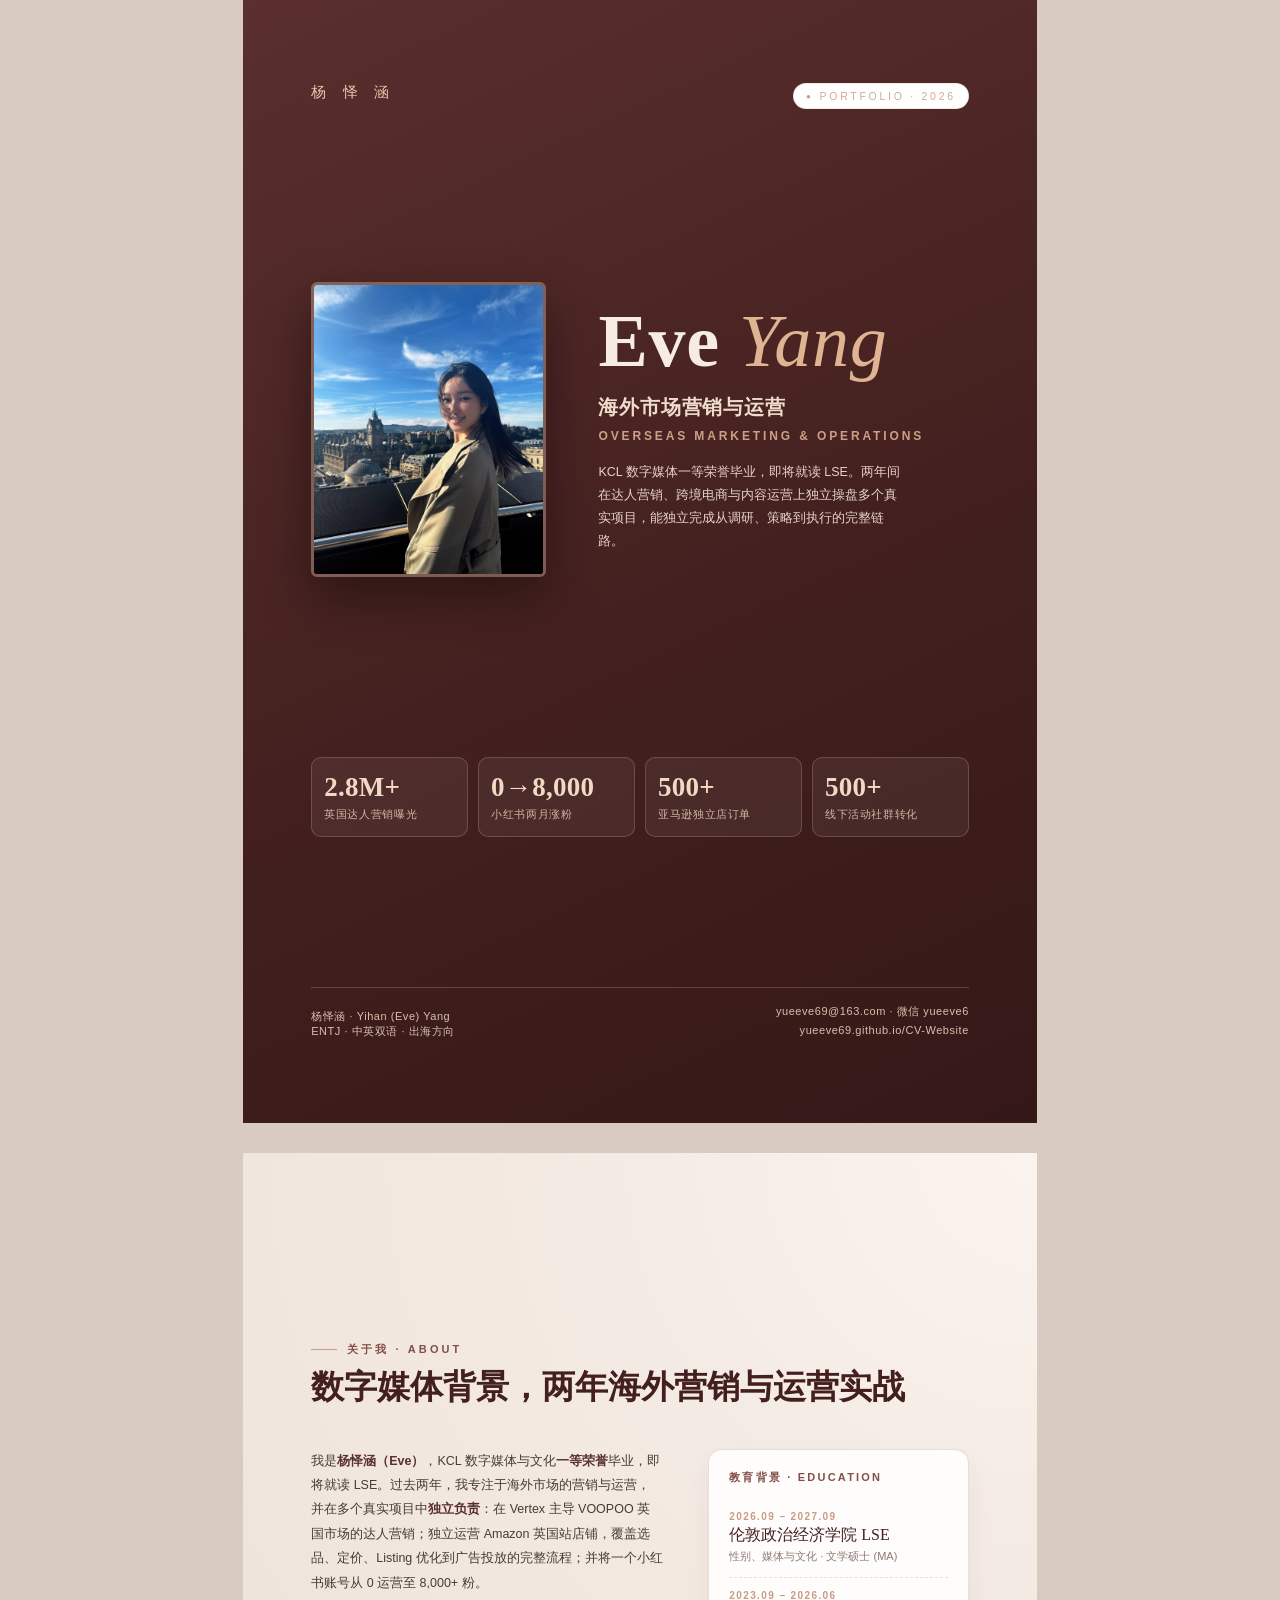
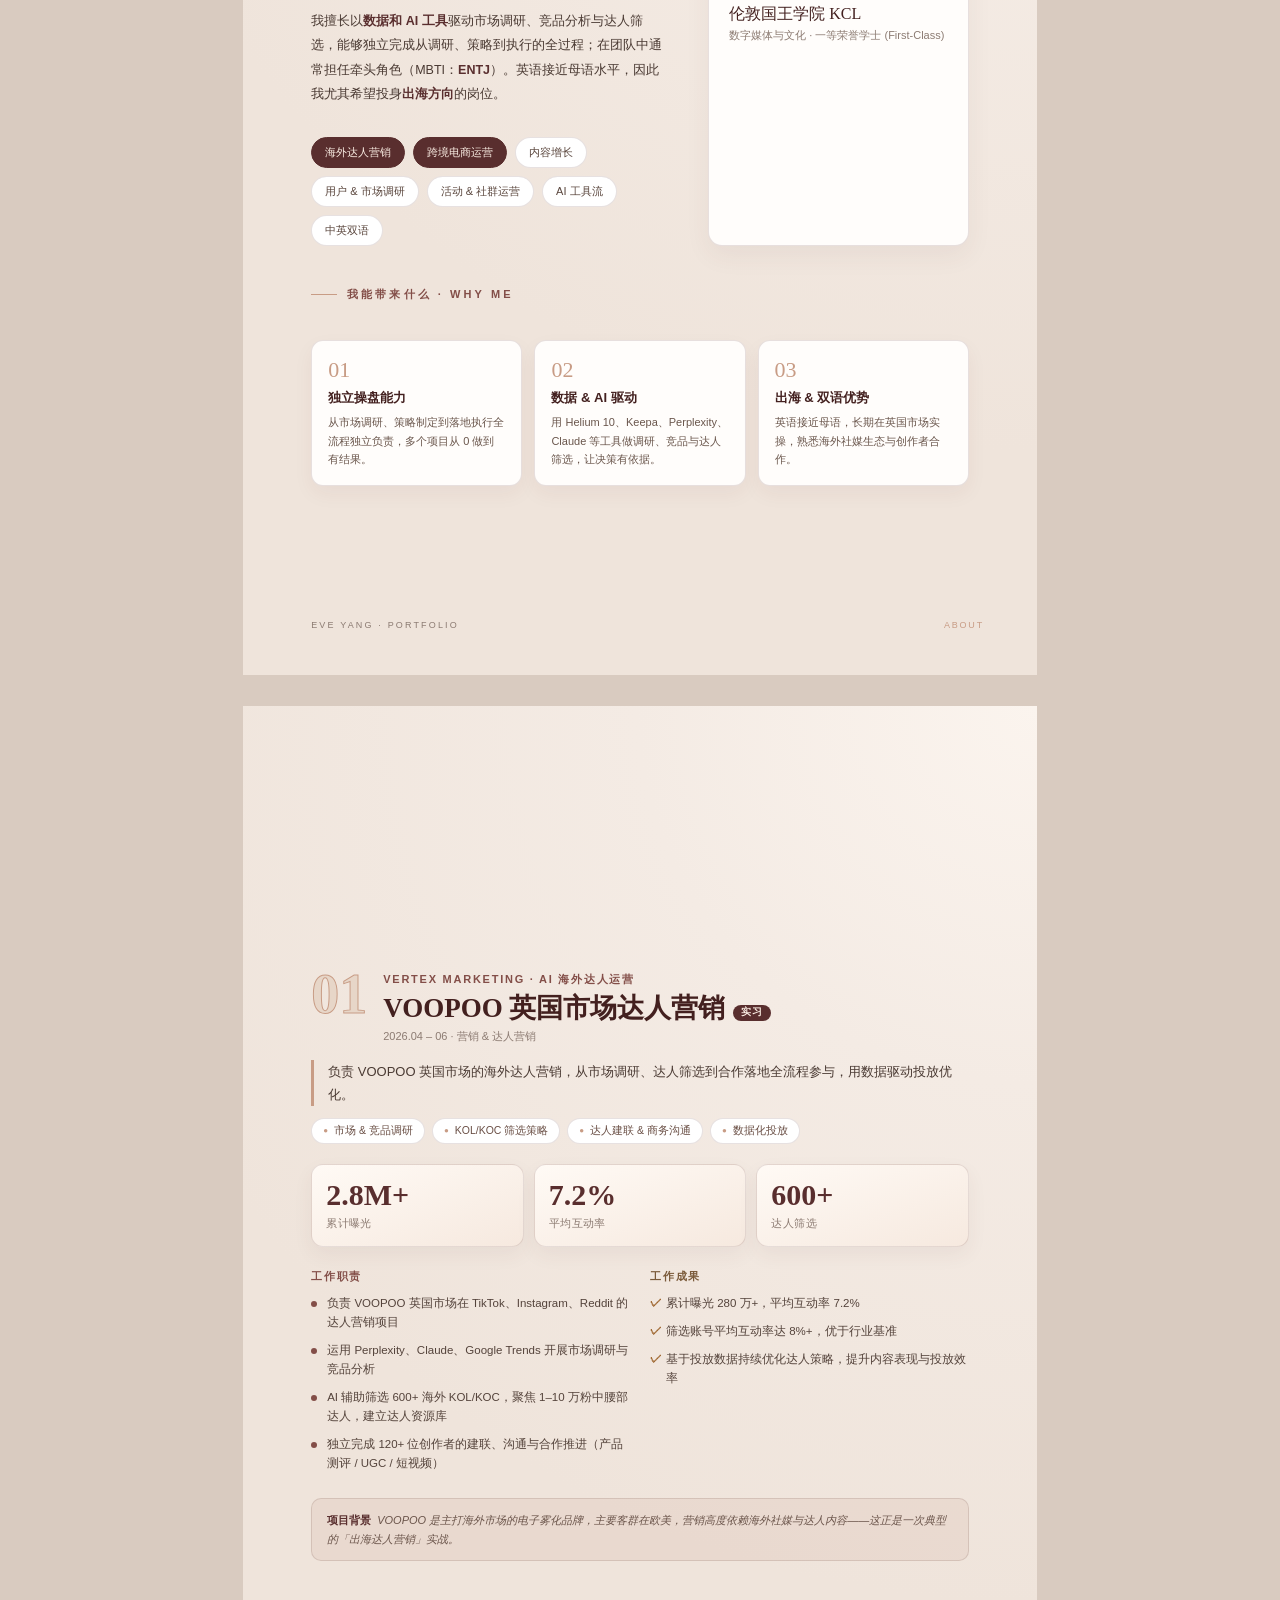
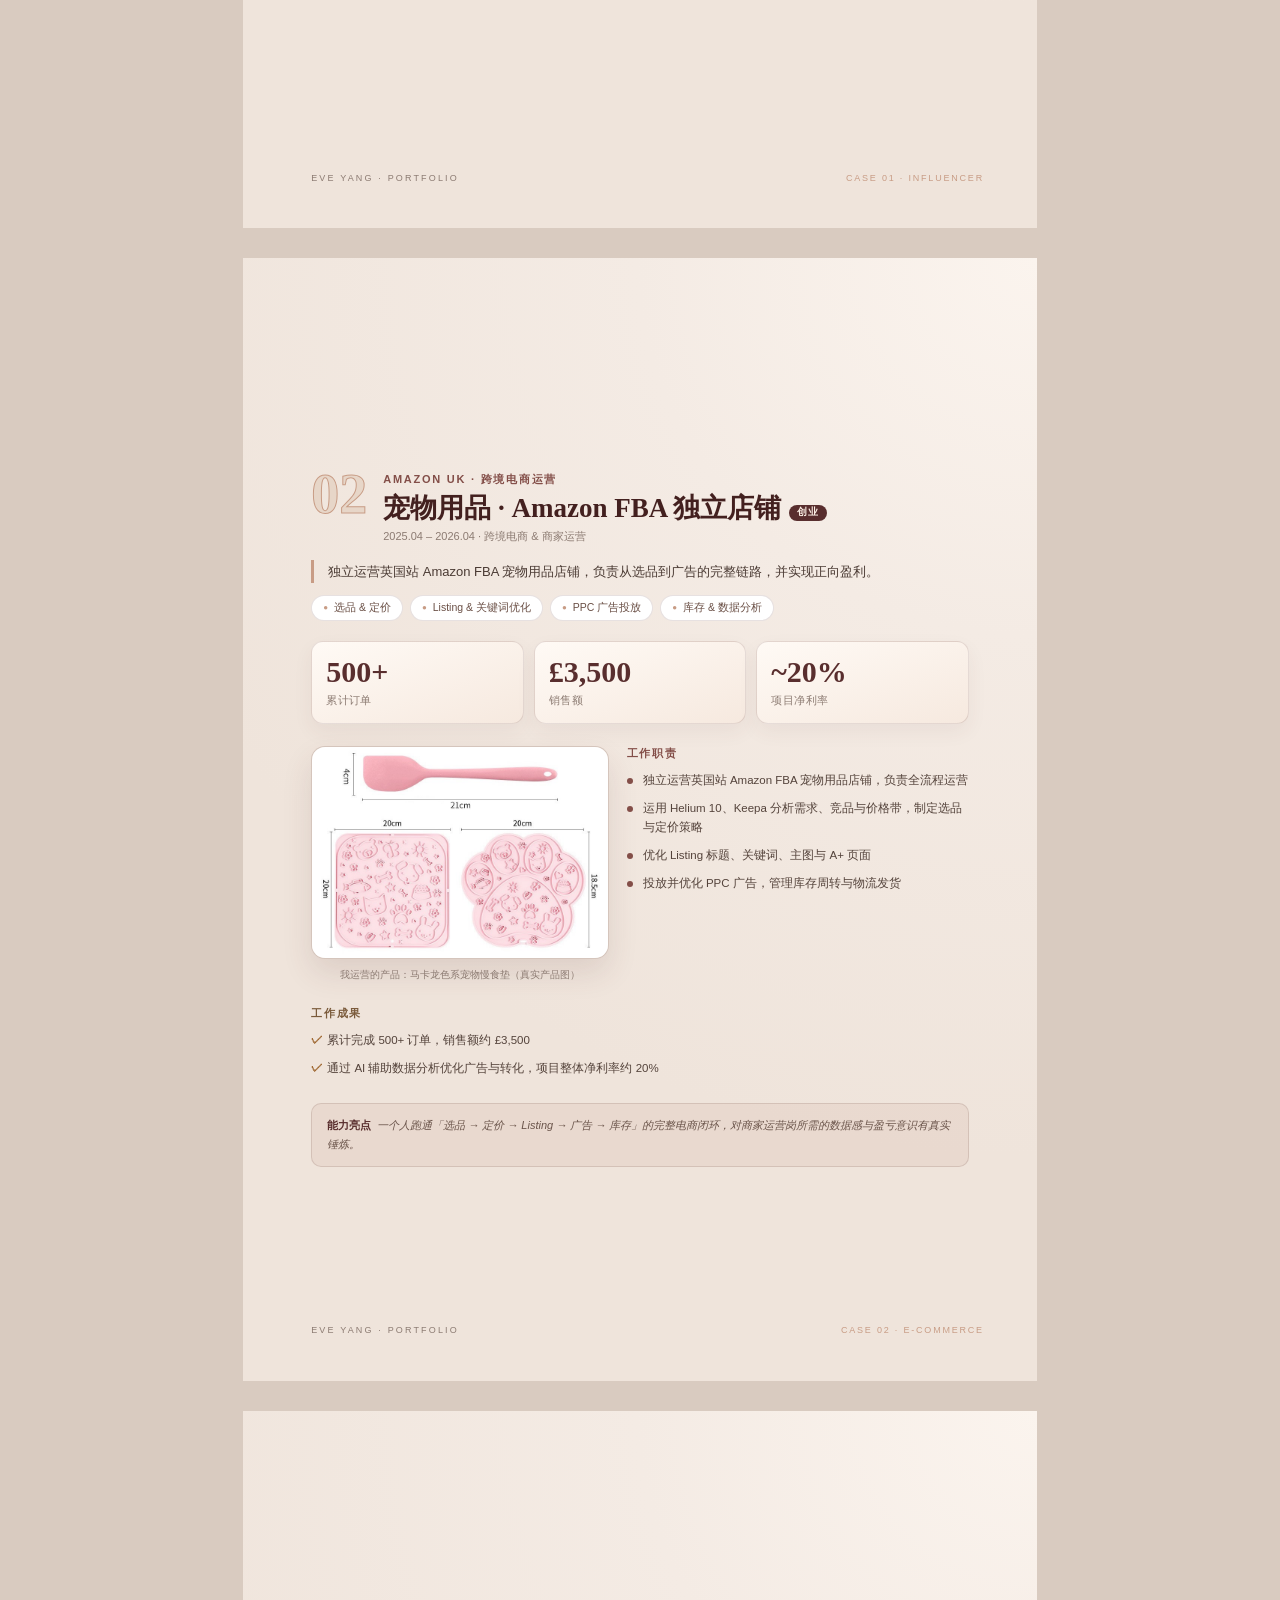
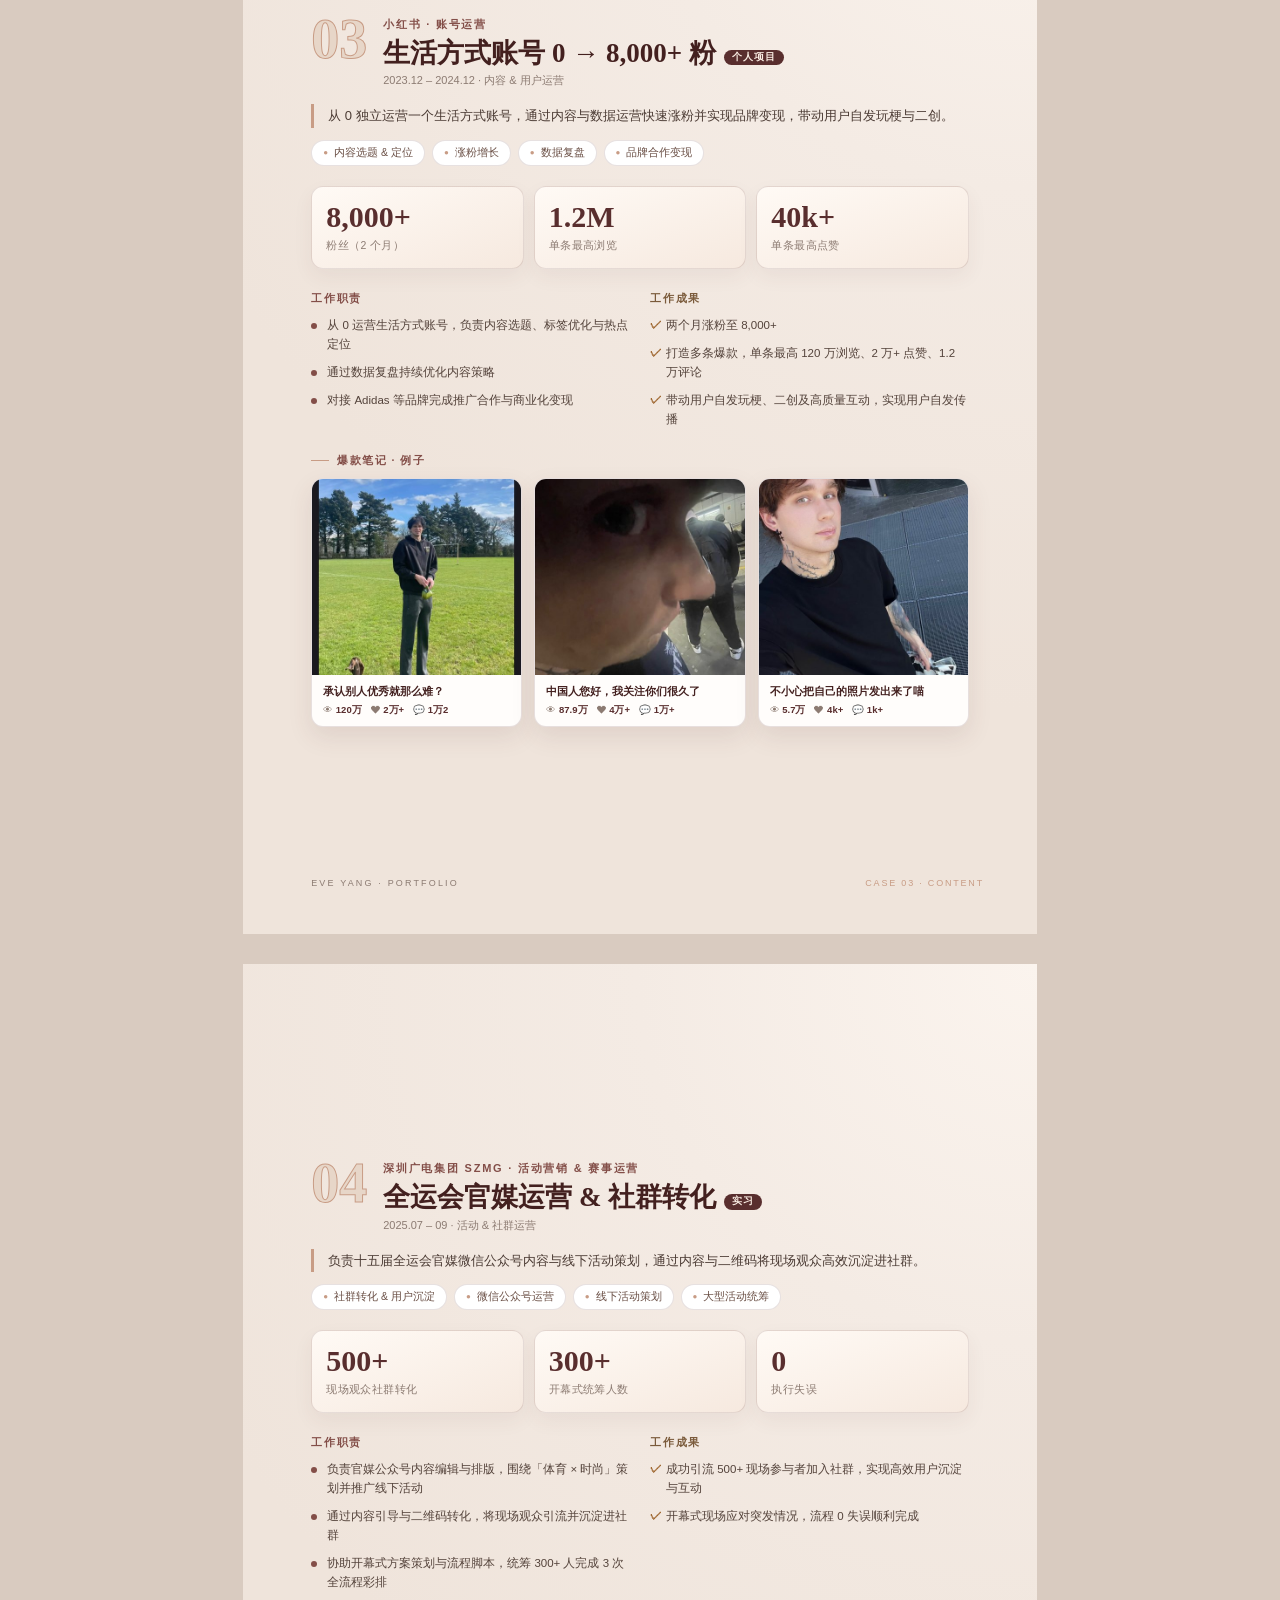
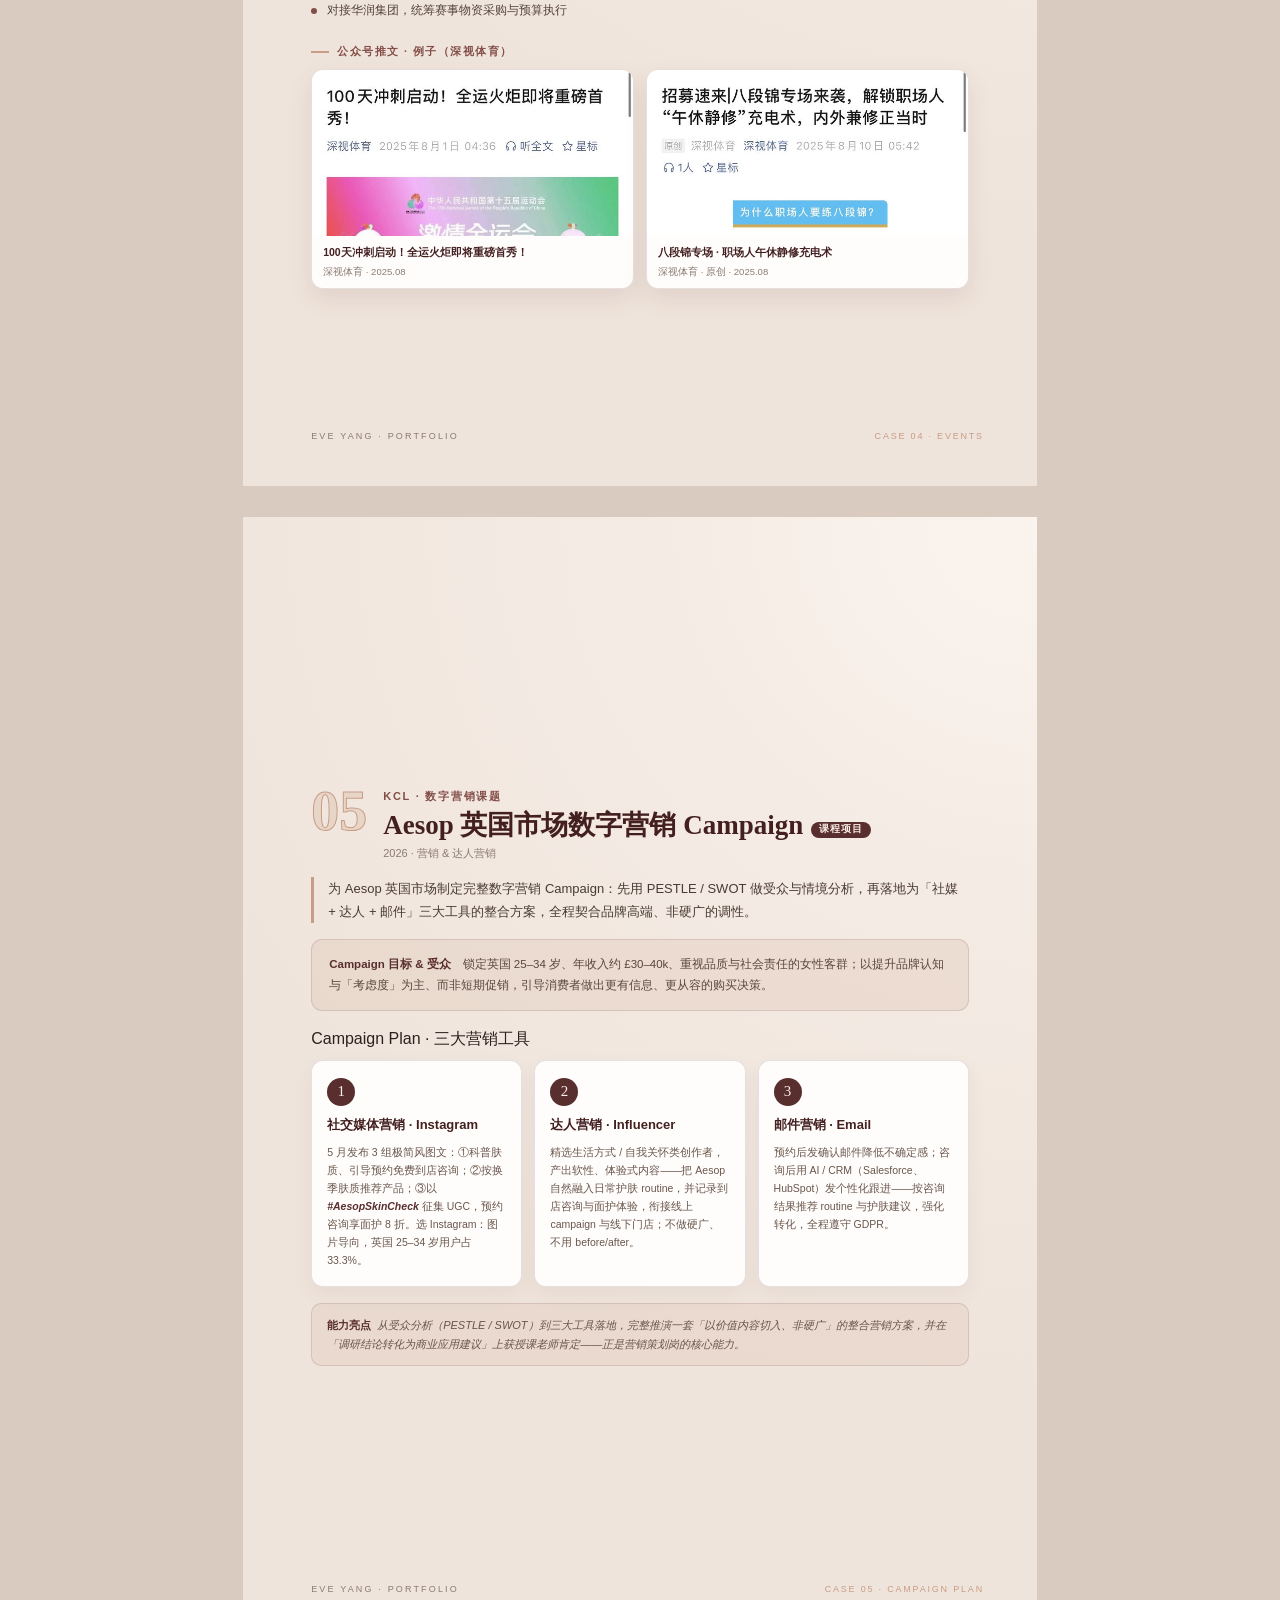
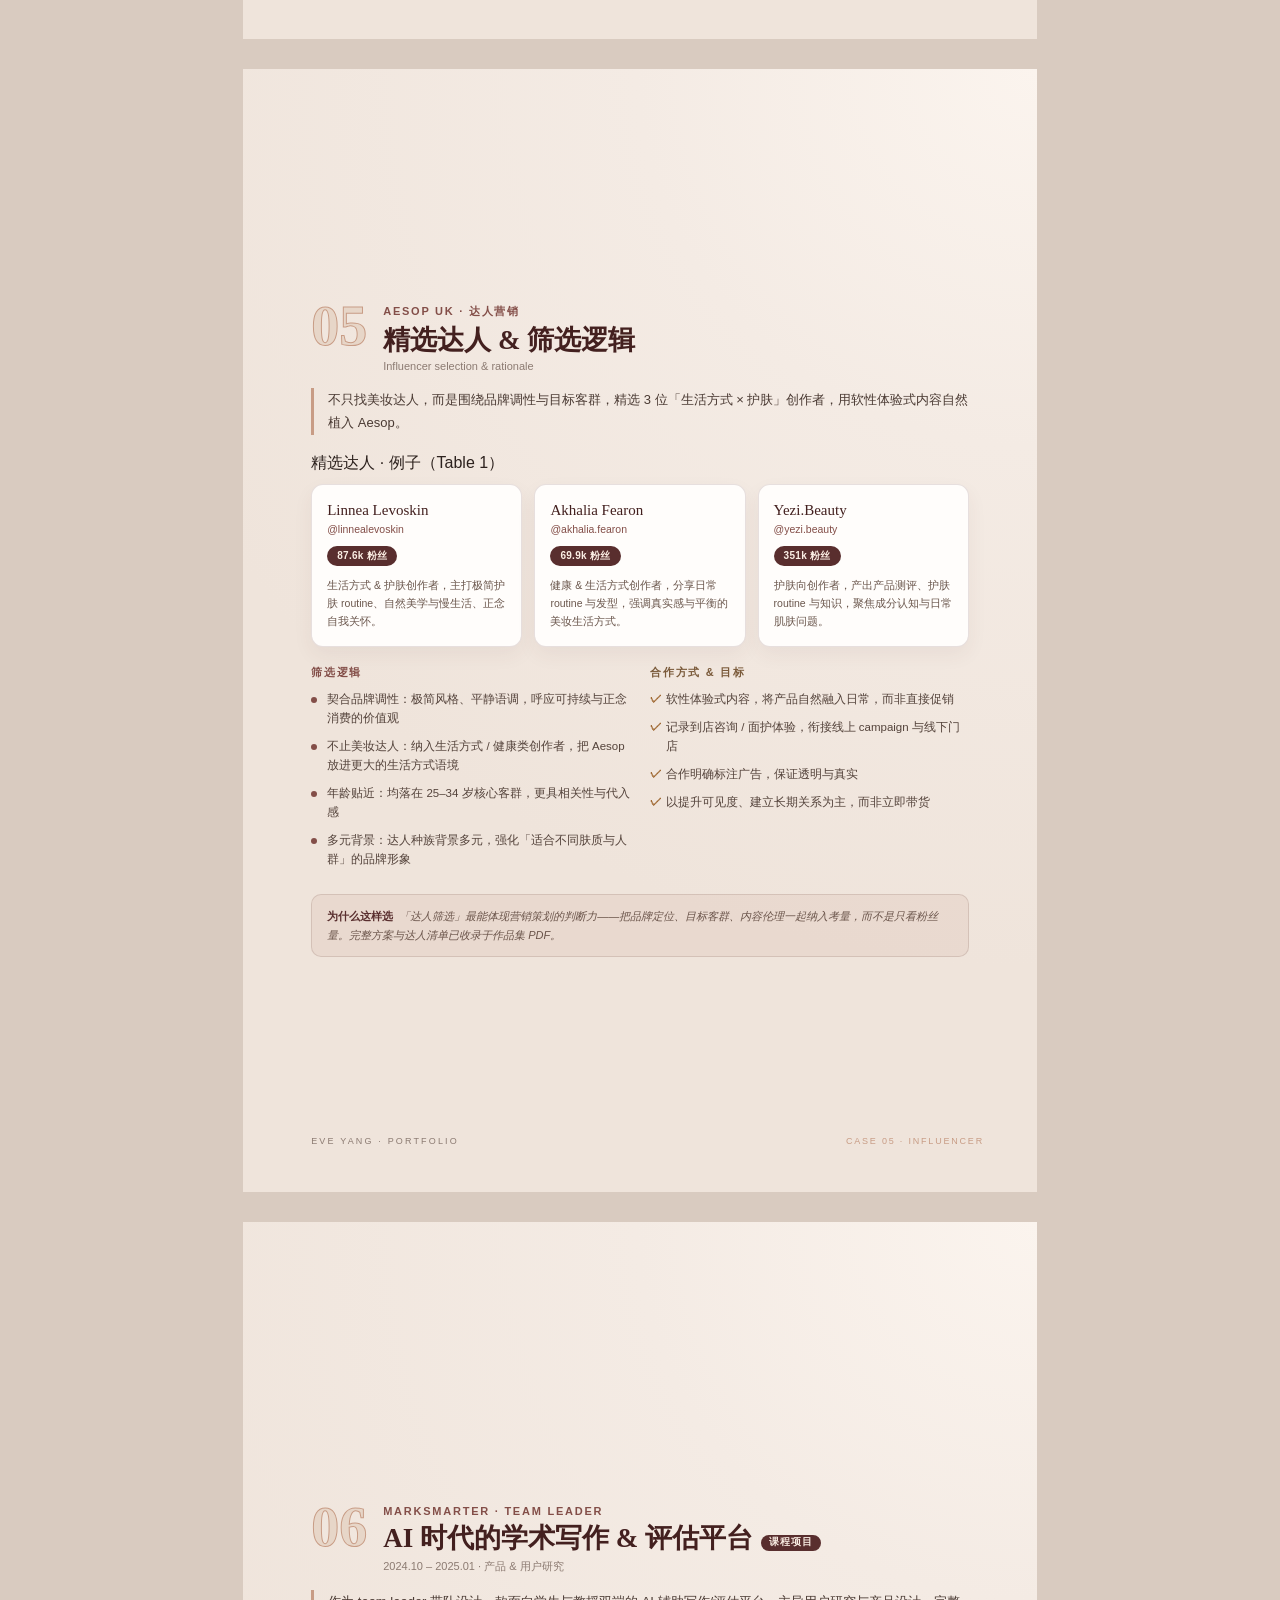
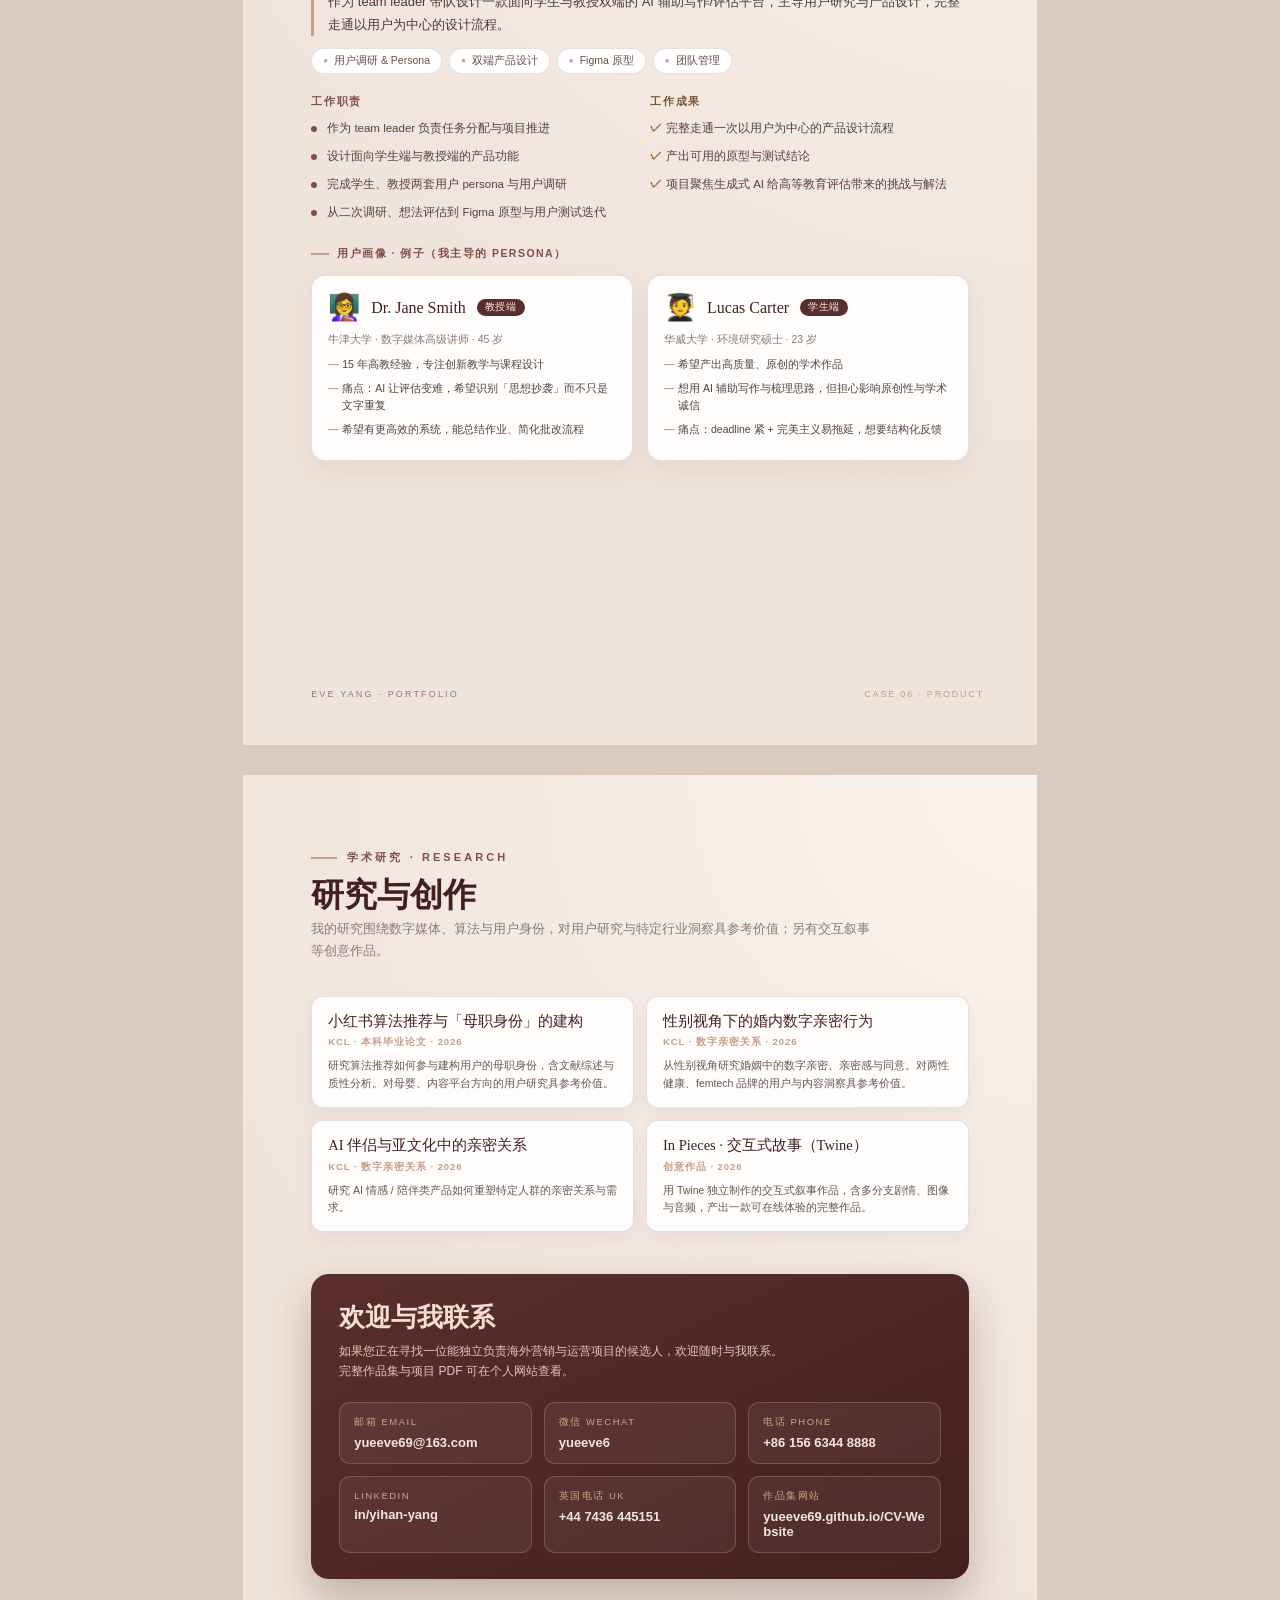
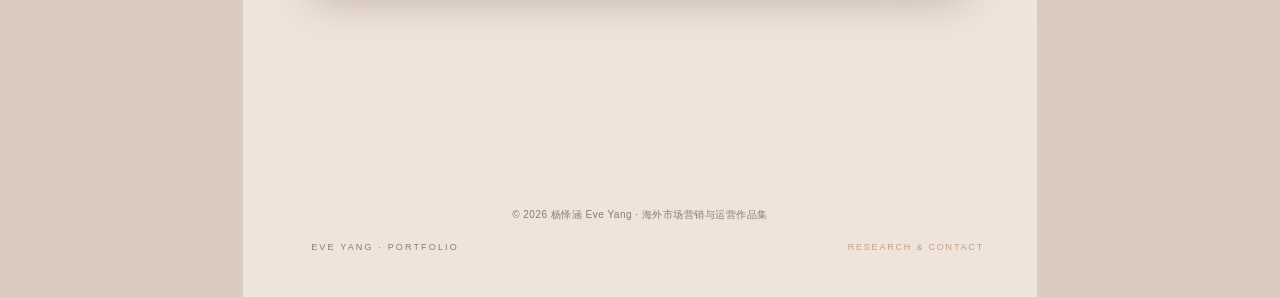
<file: creative-portfolio.html>
<!DOCTYPE html>
<html lang="zh-CN">
<head>
<meta charset="UTF-8" />
<meta name="viewport" content="width=device-width, initial-scale=1.0" />
<title>杨怿涵 Eve Yang · Creative 作品集</title>
<style>
  :root{
    --bg:#f4ebe4; --paper:#fffdfb; --ink:#2c211d; --muted:#8c7b72;
    --accent:#592e2e; --accent-light:#834e48; --accent-deep:#43201f;
    --gold:#c89c85; --gold-soft:#e7d6c8; --line:rgba(89,46,46,.14);
    --serif:"Songti SC","STSong",Georgia,"Times New Roman",serif;
    --sans:"PingFang SC","Hiragino Sans GB","Microsoft YaHei",-apple-system,"Segoe UI",Roboto,sans-serif;
  }
  *{margin:0;padding:0;box-sizing:border-box}
  html,body{background:#d9cbc0;color:var(--ink);font-family:var(--sans);-webkit-print-color-adjust:exact;print-color-adjust:exact;}

  /* ---- page frame (A4) ---- */
  .page{
    position:relative;width:210mm;height:297mm;margin:0 auto;background:var(--bg);
    padding:20mm 18mm;overflow:hidden;
    background-image:radial-gradient(120% 80% at 100% 0%,#fbf4ee 0%,#f4ebe4 42%,#efe4db 100%);
  }
  .page + .page{margin-top:8mm}
  @media print{
    html,body{background:#fff}
    .page{margin:0;box-shadow:none;page-break-after:always;break-after:page}
    .page:last-child{page-break-after:auto}
  }

  .eyebrow{display:inline-flex;align-items:center;gap:10px;font-size:11px;letter-spacing:.28em;
    text-transform:uppercase;color:var(--accent-light);font-weight:700}
  .eyebrow::before{content:"";width:26px;height:1.5px;background:var(--gold)}
  .serif{font-family:var(--serif)}

  /* =================== COVER =================== */
  .cover{display:flex;flex-direction:column;justify-content:space-between;
    background:linear-gradient(155deg,#5a2f2e 0%,#43201f 55%,#341817 100%);color:#f6ece4;
    padding:22mm 18mm}
  .cover .top{display:flex;justify-content:space-between;align-items:flex-start}
  .cover .top .zh-name{font-family:var(--serif);font-size:15px;letter-spacing:.42em;color:#e7c8ad}
  .cover .top .tag{font-size:10.5px;letter-spacing:.26em;text-transform:uppercase;color:#d3aa8e;
    border:1px solid rgba(231,200,173,.4);padding:6px 12px;border-radius:20px}
  .cover .mid{display:flex;gap:14mm;align-items:center;margin:6mm 0}
  .cover .photo{width:62mm;height:78mm;flex:none;border-radius:6px;overflow:hidden;
    box-shadow:0 20px 50px rgba(0,0,0,.4);border:3px solid rgba(231,200,173,.35)}
  .cover .photo img{width:100%;height:100%;object-fit:cover;object-position:center 22%}
  .cover h1{font-family:var(--serif);font-size:74px;line-height:.98;font-weight:700;letter-spacing:.01em}
  .cover h1 em{font-style:italic;color:#e0b493;font-weight:500}
  .cover .role{font-size:20px;margin-top:16px;color:#f0dccb;font-weight:600;letter-spacing:.04em}
  .cover .role small{display:block;font-size:12px;letter-spacing:.24em;text-transform:uppercase;
    color:#cca084;margin-top:8px;font-weight:600}
  .cover .lede{font-size:12.5px;line-height:1.85;color:#e6d3c5;margin-top:18px;max-width:82mm}
  .cover .stats{display:grid;grid-template-columns:repeat(4,1fr);gap:10px;margin-top:2mm}
  .cover .stat{background:rgba(255,255,255,.06);border:1px solid rgba(231,200,173,.22);
    border-radius:10px;padding:14px 12px}
  .cover .stat b{font-family:var(--serif);font-size:27px;color:#f2d9c4;display:block;letter-spacing:.01em}
  .cover .stat span{font-size:10.5px;color:#d0b6a4;letter-spacing:.06em;margin-top:5px;display:block}
  .cover .foot{display:flex;justify-content:space-between;align-items:flex-end;
    border-top:1px solid rgba(231,200,173,.24);padding-top:14px;font-size:11px;color:#d8bfad;letter-spacing:.05em}
  .cover .foot .r{text-align:right;line-height:1.7}

  /* =================== SHARED SECTIONS =================== */
  .sec-title{font-family:var(--serif);font-size:33px;color:var(--accent-deep);margin:12px 0 4px;line-height:1.15}
  .sec-sub{font-size:12.5px;color:var(--muted);line-height:1.7;max-width:150mm}

  .about-grid{display:grid;grid-template-columns:1.35fr 1fr;gap:12mm;margin-top:10mm}
  .about-grid p{font-size:12.5px;line-height:1.95;color:#4a3a33;margin-bottom:14px}
  .about-grid p .hl{color:var(--accent);font-weight:700}
  .side-card{background:var(--paper);border:1px solid var(--line);border-radius:14px;padding:20px 20px;
    box-shadow:0 10px 26px rgba(89,46,46,.06)}
  .side-card h4{font-size:11px;letter-spacing:.2em;text-transform:uppercase;color:var(--accent-light);margin-bottom:14px}
  .edu-item{padding:12px 0;border-bottom:1px dashed var(--line)}
  .edu-item:last-child{border-bottom:0;padding-bottom:0}
  .edu-item .d{font-size:10px;letter-spacing:.14em;color:var(--gold);font-weight:700}
  .edu-item .t{font-family:var(--serif);font-size:16px;color:var(--accent-deep);margin:3px 0 2px}
  .edu-item .o{font-size:11px;color:var(--muted);line-height:1.6}
  .chips{display:flex;flex-wrap:wrap;gap:8px;margin-top:8mm}
  .chip{font-size:11px;padding:7px 13px;border-radius:20px;background:#fff;border:1px solid var(--line);color:#5a463d}
  .chip.on{background:var(--accent);color:#fbeee4;border-color:var(--accent)}

  .why{display:grid;grid-template-columns:repeat(3,1fr);gap:12px;margin-top:10mm}
  .why .w{background:var(--paper);border:1px solid var(--line);border-radius:12px;padding:16px 16px;
    box-shadow:0 8px 20px rgba(89,46,46,.05)}
  .why .w .n{font-family:var(--serif);font-size:22px;color:var(--gold)}
  .why .w h5{font-size:13px;color:var(--accent-deep);margin:6px 0 6px}
  .why .w p{font-size:11px;line-height:1.7;color:#6a564c}

  /* =================== CASE STUDY =================== */
  .case-head{display:flex;gap:16px;align-items:flex-start}
  .case-no{font-family:var(--serif);font-size:56px;line-height:.8;color:var(--gold-soft);
    -webkit-text-stroke:1px var(--gold);font-weight:700;flex:none}
  .case-head .kicker{font-size:11px;letter-spacing:.16em;color:var(--accent-light);font-weight:700;text-transform:uppercase}
  .case-head h2{font-family:var(--serif);font-size:27px;color:var(--accent-deep);margin:5px 0 4px;line-height:1.2}
  .case-head .period{font-size:11px;color:var(--muted)}
  .case-head .kind{display:inline-block;margin-left:8px;font-size:9.5px;letter-spacing:.1em;
    background:var(--accent);color:#fbeee4;padding:2px 8px;border-radius:10px;vertical-align:2px}
  .summary{font-size:13px;line-height:1.8;color:#4a3a33;margin:16px 0 12px;
    padding-left:14px;border-left:3px solid var(--gold)}
  .tags{display:flex;flex-wrap:wrap;gap:7px;margin-bottom:16px}
  .tag{font-size:10.5px;padding:5px 11px;border-radius:16px;background:#fff;border:1px solid var(--line);color:#6a4f45}
  .tag::before{content:"●";color:var(--gold);margin-right:6px;font-size:8px;vertical-align:1px}

  .metric-row{display:grid;grid-template-columns:repeat(3,1fr);gap:10px;margin:4px 0 18px}
  .metric{background:linear-gradient(160deg,#fffaf5,#f6e9df);border:1px solid var(--line);
    border-radius:12px;padding:15px 14px;box-shadow:0 8px 20px rgba(89,46,46,.06)}
  .metric b{font-family:var(--serif);font-size:30px;color:var(--accent);display:block;line-height:1}
  .metric span{font-size:10.5px;color:var(--muted);margin-top:7px;display:block;letter-spacing:.04em}

  .two-col{display:grid;grid-template-columns:1fr 1fr;gap:20px;margin-top:4px}
  .block h4{font-size:11px;letter-spacing:.16em;text-transform:uppercase;margin-bottom:10px;font-weight:700}
  .block.duties h4{color:var(--accent-light)}
  .block.results h4{color:#7a5a3a}
  .block ul{list-style:none}
  .block li{font-size:11.5px;line-height:1.65;color:#54433b;padding-left:16px;position:relative;margin-bottom:9px}
  .block.duties li::before{content:"";position:absolute;left:0;top:7px;width:6px;height:6px;
    border-radius:50%;background:var(--accent-light)}
  .block.results li::before{content:"✓";position:absolute;left:0;top:-1px;color:#a06a34;font-size:12px;font-weight:700}

  .context{margin-top:16px;background:rgba(200,156,133,.14);border:1px solid var(--line);
    border-radius:10px;padding:12px 15px;font-size:11px;color:#6a544a;line-height:1.7;font-style:italic}
  .context b{font-style:normal;color:var(--accent);font-weight:700;margin-right:6px}

  /* image example strips */
  .examples{margin-top:16px}
  .examples .ex-label{font-size:10.5px;letter-spacing:.14em;text-transform:uppercase;color:var(--accent-light);
    font-weight:700;margin-bottom:10px;display:flex;align-items:center;gap:8px}
  .examples .ex-label::before{content:"";width:18px;height:1.5px;background:var(--gold)}
  .shot-row{display:grid;gap:12px}
  .shot-row.n3{grid-template-columns:repeat(3,1fr)}
  .shot-row.n2{grid-template-columns:repeat(2,1fr)}
  .shot{background:var(--paper);border:1px solid var(--line);border-radius:12px;overflow:hidden;
    box-shadow:0 10px 24px rgba(89,46,46,.1)}
  .shot .img{width:100%;background:#eaded4;overflow:hidden}
  .shot .img img{width:100%;height:100%;object-fit:cover;display:block}
  .shot .cap{padding:9px 11px}
  .shot .cap .t{font-size:10.5px;color:var(--accent-deep);line-height:1.45;font-weight:600}
  .shot .cap .m{font-size:9.5px;color:var(--muted);margin-top:5px;display:flex;gap:9px;flex-wrap:wrap}
  .shot .cap .m span b{color:var(--accent);font-weight:700}

  .product-split{display:grid;grid-template-columns:1fr 1.15fr;gap:18px;align-items:stretch;margin-top:4px}
  .product-split .pimg{border-radius:14px;overflow:hidden;border:1px solid var(--line);
    box-shadow:0 14px 30px rgba(89,46,46,.12);background:#eaded4}
  .product-split .pimg img{width:100%;height:100%;object-fit:cover;display:block}
  .product-split .pcap{font-size:10px;color:var(--muted);text-align:center;padding:8px 6px;line-height:1.5}

  /* aesop: objective + campaign plan + influencers */
  .objective{background:rgba(200,156,133,.16);border:1px solid var(--line);border-radius:11px;
    padding:14px 17px;font-size:11.5px;color:#5a463d;line-height:1.8;margin-top:4px}
  .objective b{color:var(--accent);font-weight:700}
  .plan-grid{display:grid;grid-template-columns:repeat(3,1fr);gap:12px;margin-top:10px}
  .plan{background:var(--paper);border:1px solid var(--line);border-radius:12px;padding:17px 15px;
    box-shadow:0 8px 20px rgba(89,46,46,.06)}
  .plan .pnum{display:inline-flex;align-items:center;justify-content:center;width:28px;height:28px;
    border-radius:50%;background:var(--accent);color:#fbeee4;font-size:15px;margin-bottom:11px}
  .plan h5{font-size:13px;color:var(--accent-deep);margin-bottom:9px;line-height:1.3}
  .plan p{font-size:10.5px;line-height:1.72;color:#6a564c}
  .plan p em{font-style:italic;color:var(--accent);font-weight:600}
  .inf-grid{display:grid;grid-template-columns:repeat(3,1fr);gap:12px;margin-top:10px}
  .inf{background:var(--paper);border:1px solid var(--line);border-radius:12px;padding:16px 15px;
    box-shadow:0 8px 20px rgba(89,46,46,.06)}
  .inf .nm{font-size:15px;color:var(--accent-deep);line-height:1.25}
  .inf .hd{font-size:10.5px;color:var(--accent-light);margin:4px 0 10px}
  .inf .fol{display:inline-block;font-size:10px;background:var(--accent);color:#fbeee4;
    padding:3px 10px;border-radius:11px;margin-bottom:11px;font-weight:600;letter-spacing:.03em}
  .inf p{font-size:10.5px;line-height:1.68;color:#6a564c}

  /* personas */
  .personas{display:grid;grid-template-columns:1fr 1fr;gap:14px;margin-top:14px}
  .persona{background:var(--paper);border:1px solid var(--line);border-radius:14px;padding:16px 16px;
    box-shadow:0 10px 24px rgba(89,46,46,.07)}
  .persona .ph{display:flex;align-items:center;gap:11px;margin-bottom:10px}
  .persona .emoji{font-size:26px}
  .persona .pn{font-family:var(--serif);font-size:16px;color:var(--accent-deep)}
  .persona .pt{font-size:9.5px;background:var(--accent);color:#fbeee4;padding:2px 8px;border-radius:9px;letter-spacing:.06em}
  .persona .prole{font-size:10.5px;color:var(--muted);margin-bottom:9px}
  .persona ul{list-style:none}
  .persona li{font-size:10.5px;line-height:1.6;color:#54433b;padding-left:14px;position:relative;margin-bottom:7px}
  .persona li::before{content:"—";position:absolute;left:0;color:var(--gold);font-weight:700}

  /* research + contact */
  .research-list{display:grid;grid-template-columns:1fr 1fr;gap:12px;margin-top:9mm}
  .ritem{background:var(--paper);border:1px solid var(--line);border-radius:12px;padding:15px 16px;
    box-shadow:0 8px 18px rgba(89,46,46,.05)}
  .ritem .rt{font-family:var(--serif);font-size:14.5px;color:var(--accent-deep);line-height:1.35;margin-bottom:5px}
  .ritem .rm{font-size:9.5px;letter-spacing:.1em;color:var(--gold);font-weight:700;text-transform:uppercase;margin-bottom:8px}
  .ritem .rd{font-size:10.5px;line-height:1.65;color:#6a564c}

  .contact-wrap{margin-top:11mm;background:linear-gradient(155deg,#5a2f2e,#43201f);color:#f2e2d5;
    border-radius:18px;padding:26px 28px;box-shadow:0 20px 44px rgba(67,32,31,.28)}
  .contact-wrap h3{font-family:var(--serif);font-size:26px;color:#f6ded0;margin-bottom:6px}
  .contact-wrap p{font-size:12px;color:#e2c8b8;line-height:1.7;max-width:120mm;margin-bottom:20px}
  .cgrid{display:grid;grid-template-columns:repeat(3,1fr);gap:12px}
  .citem{background:rgba(255,255,255,.06);border:1px solid rgba(231,200,173,.22);border-radius:11px;padding:13px 14px}
  .citem .cl{font-size:9.5px;letter-spacing:.16em;text-transform:uppercase;color:#cca487;margin-bottom:6px}
  .citem .cv{font-size:13px;color:#f4e6da;font-weight:600;word-break:break-all}

  .foot-note{margin-top:auto;padding-top:16px;font-size:10px;color:var(--muted);text-align:center;letter-spacing:.05em}
  .page-tag{position:absolute;right:14mm;bottom:12mm;font-size:9px;letter-spacing:.2em;color:var(--gold);text-transform:uppercase}
  .brandmark{position:absolute;left:18mm;bottom:12mm;font-size:9px;letter-spacing:.24em;color:var(--muted);text-transform:uppercase}
  .flow{display:flex;flex-direction:column;height:100%;justify-content:center}
  .flow > .case-head:first-child,.flow > .eyebrow:first-child{margin-top:0}
</style>
</head>
<body>

<!-- ============ COVER ============ -->
<section class="page cover">
  <div class="top">
    <div class="zh-name">杨 怿 涵</div>
    <div class="tag">Portfolio · 2026</div>
  </div>

  <div class="mid">
    <div class="photo"><img src="assets/img/eve-hero.jpg" alt="Eve Yang" /></div>
    <div>
      <h1>Eve <em>Yang</em></h1>
      <div class="role">海外市场营销与运营
        <small>Overseas Marketing &amp; Operations</small>
      </div>
      <p class="lede">KCL 数字媒体一等荣誉毕业，即将就读 LSE。两年间在达人营销、跨境电商与内容运营上独立操盘多个真实项目，能独立完成从调研、策略到执行的完整链路。</p>
    </div>
  </div>

  <div class="stats">
    <div class="stat"><b>2.8M+</b><span>英国达人营销曝光</span></div>
    <div class="stat"><b>0→8,000</b><span>小红书两月涨粉</span></div>
    <div class="stat"><b>500+</b><span>亚马逊独立店订单</span></div>
    <div class="stat"><b>500+</b><span>线下活动社群转化</span></div>
  </div>

  <div class="foot">
    <div>杨怿涵 · Yihan (Eve) Yang<br/>ENTJ · 中英双语 · 出海方向</div>
    <div class="r">yueeve69@163.com · 微信 yueeve6<br/>yueeve69.github.io/CV-Website</div>
  </div>
</section>

<!-- ============ ABOUT ============ -->
<section class="page">
  <div class="flow">
    <span class="eyebrow">关于我 · About</span>
    <h1 class="sec-title serif">数字媒体背景，两年海外营销与运营实战</h1>

    <div class="about-grid">
      <div>
        <p>我是<span class="hl">杨怿涵（Eve）</span>，KCL 数字媒体与文化<span class="hl">一等荣誉</span>毕业，即将就读 LSE。过去两年，我专注于海外市场的营销与运营，并在多个真实项目中<span class="hl">独立负责</span>：在 Vertex 主导 VOOPOO 英国市场的达人营销；独立运营 Amazon 英国站店铺，覆盖选品、定价、Listing 优化到广告投放的完整流程；并将一个小红书账号从 0 运营至 8,000+ 粉。</p>
        <p>我擅长以<span class="hl">数据和 AI 工具</span>驱动市场调研、竞品分析与达人筛选，能够独立完成从调研、策略到执行的全过程；在团队中通常担任牵头角色（MBTI：<span class="hl">ENTJ</span>）。英语接近母语水平，因此我尤其希望投身<span class="hl">出海方向</span>的岗位。</p>
        <div class="chips">
          <span class="chip on">海外达人营销</span>
          <span class="chip on">跨境电商运营</span>
          <span class="chip">内容增长</span>
          <span class="chip">用户 &amp; 市场调研</span>
          <span class="chip">活动 &amp; 社群运营</span>
          <span class="chip">AI 工具流</span>
          <span class="chip">中英双语</span>
        </div>
      </div>
      <div class="side-card">
        <h4>教育背景 · Education</h4>
        <div class="edu-item">
          <div class="d">2026.09 – 2027.09</div>
          <div class="t serif">伦敦政治经济学院 LSE</div>
          <div class="o">性别、媒体与文化 · 文学硕士 (MA)</div>
        </div>
        <div class="edu-item">
          <div class="d">2023.09 – 2026.06</div>
          <div class="t serif">伦敦国王学院 KCL</div>
          <div class="o">数字媒体与文化 · 一等荣誉学士 (First-Class)</div>
        </div>
      </div>
    </div>

    <span class="eyebrow" style="margin-top:11mm">我能带来什么 · Why me</span>
    <div class="why">
      <div class="w"><div class="n serif">01</div><h5>独立操盘能力</h5><p>从市场调研、策略制定到落地执行全流程独立负责，多个项目从 0 做到有结果。</p></div>
      <div class="w"><div class="n serif">02</div><h5>数据 &amp; AI 驱动</h5><p>用 Helium 10、Keepa、Perplexity、Claude 等工具做调研、竞品与达人筛选，让决策有依据。</p></div>
      <div class="w"><div class="n serif">03</div><h5>出海 &amp; 双语优势</h5><p>英语接近母语，长期在英国市场实操，熟悉海外社媒生态与创作者合作。</p></div>
    </div>
    <div class="brandmark">Eve Yang · Portfolio</div>
    <div class="page-tag">About</div>
  </div>
</section>

<!-- ============ CASE 01 · VOOPOO ============ -->
<section class="page">
  <div class="flow">
    <div class="case-head">
      <div class="case-no serif">01</div>
      <div>
        <div class="kicker">Vertex Marketing · AI 海外达人运营</div>
        <h2>VOOPOO 英国市场达人营销<span class="kind">实习</span></h2>
        <div class="period">2026.04 – 06 · 营销 &amp; 达人营销</div>
      </div>
    </div>

    <p class="summary">负责 VOOPOO 英国市场的海外达人营销，从市场调研、达人筛选到合作落地全流程参与，用数据驱动投放优化。</p>

    <div class="tags">
      <span class="tag">市场 &amp; 竞品调研</span>
      <span class="tag">KOL/KOC 筛选策略</span>
      <span class="tag">达人建联 &amp; 商务沟通</span>
      <span class="tag">数据化投放</span>
    </div>

    <div class="metric-row">
      <div class="metric"><b>2.8M+</b><span>累计曝光</span></div>
      <div class="metric"><b>7.2%</b><span>平均互动率</span></div>
      <div class="metric"><b>600+</b><span>达人筛选</span></div>
    </div>

    <div class="two-col">
      <div class="block duties">
        <h4>工作职责</h4>
        <ul>
          <li>负责 VOOPOO 英国市场在 TikTok、Instagram、Reddit 的达人营销项目</li>
          <li>运用 Perplexity、Claude、Google Trends 开展市场调研与竞品分析</li>
          <li>AI 辅助筛选 600+ 海外 KOL/KOC，聚焦 1–10 万粉中腰部达人，建立达人资源库</li>
          <li>独立完成 120+ 位创作者的建联、沟通与合作推进（产品测评 / UGC / 短视频）</li>
        </ul>
      </div>
      <div class="block results">
        <h4>工作成果</h4>
        <ul>
          <li>累计曝光 280 万+，平均互动率 7.2%</li>
          <li>筛选账号平均互动率达 8%+，优于行业基准</li>
          <li>基于投放数据持续优化达人策略，提升内容表现与投放效率</li>
        </ul>
      </div>
    </div>

    <div class="context"><b>项目背景</b>VOOPOO 是主打海外市场的电子雾化品牌，主要客群在欧美，营销高度依赖海外社媒与达人内容——这正是一次典型的「出海达人营销」实战。</div>
    <div class="brandmark">Eve Yang · Portfolio</div>
    <div class="page-tag">Case 01 · Influencer</div>
  </div>
</section>

<!-- ============ CASE 02 · AMAZON ============ -->
<section class="page">
  <div class="flow">
    <div class="case-head">
      <div class="case-no serif">02</div>
      <div>
        <div class="kicker">Amazon UK · 跨境电商运营</div>
        <h2>宠物用品 · Amazon FBA 独立店铺<span class="kind">创业</span></h2>
        <div class="period">2025.04 – 2026.04 · 跨境电商 &amp; 商家运营</div>
      </div>
    </div>

    <p class="summary">独立运营英国站 Amazon FBA 宠物用品店铺，负责从选品到广告的完整链路，并实现正向盈利。</p>

    <div class="tags">
      <span class="tag">选品 &amp; 定价</span>
      <span class="tag">Listing &amp; 关键词优化</span>
      <span class="tag">PPC 广告投放</span>
      <span class="tag">库存 &amp; 数据分析</span>
    </div>

    <div class="metric-row">
      <div class="metric"><b>500+</b><span>累计订单</span></div>
      <div class="metric"><b>£3,500</b><span>销售额</span></div>
      <div class="metric"><b>~20%</b><span>项目净利率</span></div>
    </div>

    <div class="product-split">
      <div>
        <div class="pimg"><img src="assets/img/amazon-product.jpg" alt="宠物慢食垫" /></div>
        <div class="pcap">我运营的产品：马卡龙色系宠物慢食垫（真实产品图）</div>
      </div>
      <div>
        <div class="block duties">
          <h4>工作职责</h4>
          <ul>
            <li>独立运营英国站 Amazon FBA 宠物用品店铺，负责全流程运营</li>
            <li>运用 Helium 10、Keepa 分析需求、竞品与价格带，制定选品与定价策略</li>
            <li>优化 Listing 标题、关键词、主图与 A+ 页面</li>
            <li>投放并优化 PPC 广告，管理库存周转与物流发货</li>
          </ul>
        </div>
      </div>
    </div>

    <div class="block results" style="margin-top:16px">
      <h4>工作成果</h4>
      <ul>
        <li>累计完成 500+ 订单，销售额约 £3,500</li>
        <li>通过 AI 辅助数据分析优化广告与转化，项目整体净利率约 20%</li>
      </ul>
    </div>

    <div class="context"><b>能力亮点</b>一个人跑通「选品 → 定价 → Listing → 广告 → 库存」的完整电商闭环，对商家运营岗所需的数据感与盈亏意识有真实锤炼。</div>
    <div class="brandmark">Eve Yang · Portfolio</div>
    <div class="page-tag">Case 02 · E-commerce</div>
  </div>
</section>

<!-- ============ CASE 03 · XIAOHONGSHU ============ -->
<section class="page">
  <div class="flow">
    <div class="case-head">
      <div class="case-no serif">03</div>
      <div>
        <div class="kicker">小红书 · 账号运营</div>
        <h2>生活方式账号 0 → 8,000+ 粉<span class="kind">个人项目</span></h2>
        <div class="period">2023.12 – 2024.12 · 内容 &amp; 用户运营</div>
      </div>
    </div>

    <p class="summary">从 0 独立运营一个生活方式账号，通过内容与数据运营快速涨粉并实现品牌变现，带动用户自发玩梗与二创。</p>

    <div class="tags">
      <span class="tag">内容选题 &amp; 定位</span>
      <span class="tag">涨粉增长</span>
      <span class="tag">数据复盘</span>
      <span class="tag">品牌合作变现</span>
    </div>

    <div class="metric-row">
      <div class="metric"><b>8,000+</b><span>粉丝（2 个月）</span></div>
      <div class="metric"><b>1.2M</b><span>单条最高浏览</span></div>
      <div class="metric"><b>40k+</b><span>单条最高点赞</span></div>
    </div>

    <div class="two-col">
      <div class="block duties">
        <h4>工作职责</h4>
        <ul>
          <li>从 0 运营生活方式账号，负责内容选题、标签优化与热点定位</li>
          <li>通过数据复盘持续优化内容策略</li>
          <li>对接 Adidas 等品牌完成推广合作与商业化变现</li>
        </ul>
      </div>
      <div class="block results">
        <h4>工作成果</h4>
        <ul>
          <li>两个月涨粉至 8,000+</li>
          <li>打造多条爆款，单条最高 120 万浏览、2 万+ 点赞、1.2 万评论</li>
          <li>带动用户自发玩梗、二创及高质量互动，实现用户自发传播</li>
        </ul>
      </div>
    </div>

    <div class="examples">
      <div class="ex-label">爆款笔记 · 例子</div>
      <div class="shot-row n3">
        <div class="shot">
          <div class="img" style="height:52mm"><img src="assets/img/notes/cover-1.jpg" alt="爆款笔记1" /></div>
          <div class="cap"><div class="t">承认别人优秀就那么难？</div>
            <div class="m"><span>👁 <b>120万</b></span><span>❤ <b>2万+</b></span><span>💬 <b>1万2</b></span></div></div>
        </div>
        <div class="shot">
          <div class="img" style="height:52mm"><img src="assets/img/notes/cover-2.jpg" alt="爆款笔记2" /></div>
          <div class="cap"><div class="t">中国人您好，我关注你们很久了</div>
            <div class="m"><span>👁 <b>87.9万</b></span><span>❤ <b>4万+</b></span><span>💬 <b>1万+</b></span></div></div>
        </div>
        <div class="shot">
          <div class="img" style="height:52mm"><img src="assets/img/notes/cover-3.jpg" alt="爆款笔记3" /></div>
          <div class="cap"><div class="t">不小心把自己的照片发出来了喵</div>
            <div class="m"><span>👁 <b>5.7万</b></span><span>❤ <b>4k+</b></span><span>💬 <b>1k+</b></span></div></div>
        </div>
      </div>
    </div>
    <div class="brandmark">Eve Yang · Portfolio</div>
    <div class="page-tag">Case 03 · Content</div>
  </div>
</section>

<!-- ============ CASE 04 · SZMG ============ -->
<section class="page">
  <div class="flow">
    <div class="case-head">
      <div class="case-no serif">04</div>
      <div>
        <div class="kicker">深圳广电集团 SZMG · 活动营销 &amp; 赛事运营</div>
        <h2>全运会官媒运营 &amp; 社群转化<span class="kind">实习</span></h2>
        <div class="period">2025.07 – 09 · 活动 &amp; 社群运营</div>
      </div>
    </div>

    <p class="summary">负责十五届全运会官媒微信公众号内容与线下活动策划，通过内容与二维码将现场观众高效沉淀进社群。</p>

    <div class="tags">
      <span class="tag">社群转化 &amp; 用户沉淀</span>
      <span class="tag">微信公众号运营</span>
      <span class="tag">线下活动策划</span>
      <span class="tag">大型活动统筹</span>
    </div>

    <div class="metric-row">
      <div class="metric"><b>500+</b><span>现场观众社群转化</span></div>
      <div class="metric"><b>300+</b><span>开幕式统筹人数</span></div>
      <div class="metric"><b>0</b><span>执行失误</span></div>
    </div>

    <div class="two-col">
      <div class="block duties">
        <h4>工作职责</h4>
        <ul>
          <li>负责官媒公众号内容编辑与排版，围绕「体育 × 时尚」策划并推广线下活动</li>
          <li>通过内容引导与二维码转化，将现场观众引流并沉淀进社群</li>
          <li>协助开幕式方案策划与流程脚本，统筹 300+ 人完成 3 次全流程彩排</li>
          <li>对接华润集团，统筹赛事物资采购与预算执行</li>
        </ul>
      </div>
      <div class="block results">
        <h4>工作成果</h4>
        <ul>
          <li>成功引流 500+ 现场参与者加入社群，实现高效用户沉淀与互动</li>
          <li>开幕式现场应对突发情况，流程 0 失误顺利完成</li>
        </ul>
      </div>
    </div>

    <div class="examples">
      <div class="ex-label">公众号推文 · 例子（深视体育）</div>
      <div class="shot-row n2">
        <div class="shot">
          <div class="img" style="height:44mm"><img src="assets/img/wechat/article-1.jpg" alt="推文1" style="object-position:top" /></div>
          <div class="cap"><div class="t">100天冲刺启动！全运火炬即将重磅首秀！</div>
            <div class="m"><span>深视体育 · 2025.08</span></div></div>
        </div>
        <div class="shot">
          <div class="img" style="height:44mm"><img src="assets/img/wechat/article-2.jpg" alt="推文2" style="object-position:top" /></div>
          <div class="cap"><div class="t">八段锦专场 · 职场人午休静修充电术</div>
            <div class="m"><span>深视体育 · 原创 · 2025.08</span></div></div>
        </div>
      </div>
    </div>
    <div class="brandmark">Eve Yang · Portfolio</div>
    <div class="page-tag">Case 04 · Events</div>
  </div>
</section>

<!-- ============ CASE 05 · AESOP (page 1: campaign plan) ============ -->
<section class="page">
  <div class="flow">
    <div class="case-head">
      <div class="case-no serif">05</div>
      <div>
        <div class="kicker">KCL · 数字营销课题</div>
        <h2>Aesop 英国市场数字营销 Campaign<span class="kind">课程项目</span></h2>
        <div class="period">2026 · 营销 &amp; 达人营销</div>
      </div>
    </div>

    <p class="summary">为 Aesop 英国市场制定完整数字营销 Campaign：先用 PESTLE / SWOT 做受众与情境分析，再落地为「社媒 + 达人 + 邮件」三大工具的整合方案，全程契合品牌高端、非硬广的调性。</p>

    <div class="objective"><b>Campaign 目标 &amp; 受众　</b>锁定英国 25–34 岁、年收入约 £30–40k、重视品质与社会责任的女性客群；以提升品牌认知与「考虑度」为主、而非短期促销，引导消费者做出更有信息、更从容的购买决策。</div>

    <div class="ex-label" style="margin-top:18px">Campaign Plan · 三大营销工具</div>
    <div class="plan-grid">
      <div class="plan">
        <span class="pnum serif">1</span>
        <h5>社交媒体营销 · Instagram</h5>
        <p>5 月发布 3 组极简风图文：①科普肤质、引导预约免费到店咨询；②按换季肤质推荐产品；③以 <em>#AesopSkinCheck</em> 征集 UGC，预约咨询享面护 8 折。选 Instagram：图片导向，英国 25–34 岁用户占 33.3%。</p>
      </div>
      <div class="plan">
        <span class="pnum serif">2</span>
        <h5>达人营销 · Influencer</h5>
        <p>精选生活方式 / 自我关怀类创作者，产出软性、体验式内容——把 Aesop 自然融入日常护肤 routine，并记录到店咨询与面护体验，衔接线上 campaign 与线下门店；不做硬广、不用 before/after。</p>
      </div>
      <div class="plan">
        <span class="pnum serif">3</span>
        <h5>邮件营销 · Email</h5>
        <p>预约后发确认邮件降低不确定感；咨询后用 AI / CRM（Salesforce、HubSpot）发个性化跟进——按咨询结果推荐 routine 与护肤建议，强化转化，全程遵守 GDPR。</p>
      </div>
    </div>

    <div class="context"><b>能力亮点</b>从受众分析（PESTLE / SWOT）到三大工具落地，完整推演一套「以价值内容切入、非硬广」的整合营销方案，并在「调研结论转化为商业应用建议」上获授课老师肯定——正是营销策划岗的核心能力。</div>
    <div class="brandmark">Eve Yang · Portfolio</div>
    <div class="page-tag">Case 05 · Campaign Plan</div>
  </div>
</section>

<!-- ============ CASE 05 · AESOP (page 2: influencer selection) ============ -->
<section class="page">
  <div class="flow">
    <div class="case-head">
      <div class="case-no serif">05</div>
      <div>
        <div class="kicker">Aesop UK · 达人营销</div>
        <h2>精选达人 &amp; 筛选逻辑</h2>
        <div class="period">Influencer selection &amp; rationale</div>
      </div>
    </div>

    <p class="summary">不只找美妆达人，而是围绕品牌调性与目标客群，精选 3 位「生活方式 × 护肤」创作者，用软性体验式内容自然植入 Aesop。</p>

    <div class="ex-label" style="margin-top:6px">精选达人 · 例子（Table 1）</div>
    <div class="inf-grid">
      <div class="inf">
        <div class="nm serif">Linnea Levoskin</div>
        <div class="hd">@linnealevoskin</div>
        <span class="fol">87.6k 粉丝</span>
        <p>生活方式 &amp; 护肤创作者，主打极简护肤 routine、自然美学与慢生活、正念自我关怀。</p>
      </div>
      <div class="inf">
        <div class="nm serif">Akhalia Fearon</div>
        <div class="hd">@akhalia.fearon</div>
        <span class="fol">69.9k 粉丝</span>
        <p>健康 &amp; 生活方式创作者，分享日常 routine 与发型，强调真实感与平衡的美妆生活方式。</p>
      </div>
      <div class="inf">
        <div class="nm serif">Yezi.Beauty</div>
        <div class="hd">@yezi.beauty</div>
        <span class="fol">351k 粉丝</span>
        <p>护肤向创作者，产出产品测评、护肤 routine 与知识，聚焦成分认知与日常肌肤问题。</p>
      </div>
    </div>

    <div class="two-col" style="margin-top:18px">
      <div class="block duties">
        <h4>筛选逻辑</h4>
        <ul>
          <li>契合品牌调性：极简风格、平静语调，呼应可持续与正念消费的价值观</li>
          <li>不止美妆达人：纳入生活方式 / 健康类创作者，把 Aesop 放进更大的生活方式语境</li>
          <li>年龄贴近：均落在 25–34 岁核心客群，更具相关性与代入感</li>
          <li>多元背景：达人种族背景多元，强化「适合不同肤质与人群」的品牌形象</li>
        </ul>
      </div>
      <div class="block results">
        <h4>合作方式 &amp; 目标</h4>
        <ul>
          <li>软性体验式内容，将产品自然融入日常，而非直接促销</li>
          <li>记录到店咨询 / 面护体验，衔接线上 campaign 与线下门店</li>
          <li>合作明确标注广告，保证透明与真实</li>
          <li>以提升可见度、建立长期关系为主，而非立即带货</li>
        </ul>
      </div>
    </div>

    <div class="context"><b>为什么这样选</b>「达人筛选」最能体现营销策划的判断力——把品牌定位、目标客群、内容伦理一起纳入考量，而不是只看粉丝量。完整方案与达人清单已收录于作品集 PDF。</div>
    <div class="brandmark">Eve Yang · Portfolio</div>
    <div class="page-tag">Case 05 · Influencer</div>
  </div>
</section>

<!-- ============ CASE 06 · MARKSMARTER ============ -->
<section class="page">
  <div class="flow">
    <div class="case-head">
      <div class="case-no serif">06</div>
      <div>
        <div class="kicker">MarkSmarter · Team Leader</div>
        <h2>AI 时代的学术写作 &amp; 评估平台<span class="kind">课程项目</span></h2>
        <div class="period">2024.10 – 2025.01 · 产品 &amp; 用户研究</div>
      </div>
    </div>

    <p class="summary">作为 team leader 带队设计一款面向学生与教授双端的 AI 辅助写作/评估平台，主导用户研究与产品设计，完整走通以用户为中心的设计流程。</p>

    <div class="tags">
      <span class="tag">用户调研 &amp; Persona</span>
      <span class="tag">双端产品设计</span>
      <span class="tag">Figma 原型</span>
      <span class="tag">团队管理</span>
    </div>

    <div class="two-col">
      <div class="block duties">
        <h4>工作职责</h4>
        <ul>
          <li>作为 team leader 负责任务分配与项目推进</li>
          <li>设计面向学生端与教授端的产品功能</li>
          <li>完成学生、教授两套用户 persona 与用户调研</li>
          <li>从二次调研、想法评估到 Figma 原型与用户测试迭代</li>
        </ul>
      </div>
      <div class="block results">
        <h4>工作成果</h4>
        <ul>
          <li>完整走通一次以用户为中心的产品设计流程</li>
          <li>产出可用的原型与测试结论</li>
          <li>项目聚焦生成式 AI 给高等教育评估带来的挑战与解法</li>
        </ul>
      </div>
    </div>

    <div class="examples">
      <div class="ex-label">用户画像 · 例子（我主导的 Persona）</div>
      <div class="personas">
        <div class="persona">
          <div class="ph"><span class="emoji">👩‍🏫</span><span class="pn serif">Dr. Jane Smith</span><span class="pt">教授端</span></div>
          <div class="prole">牛津大学 · 数字媒体高级讲师 · 45 岁</div>
          <ul>
            <li>15 年高教经验，专注创新教学与课程设计</li>
            <li>痛点：AI 让评估变难，希望识别「思想抄袭」而不只是文字重复</li>
            <li>希望有更高效的系统，能总结作业、简化批改流程</li>
          </ul>
        </div>
        <div class="persona">
          <div class="ph"><span class="emoji">🧑‍🎓</span><span class="pn serif">Lucas Carter</span><span class="pt">学生端</span></div>
          <div class="prole">华威大学 · 环境研究硕士 · 23 岁</div>
          <ul>
            <li>希望产出高质量、原创的学术作品</li>
            <li>想用 AI 辅助写作与梳理思路，但担心影响原创性与学术诚信</li>
            <li>痛点：deadline 紧 + 完美主义易拖延，想要结构化反馈</li>
          </ul>
        </div>
      </div>
    </div>
    <div class="brandmark">Eve Yang · Portfolio</div>
    <div class="page-tag">Case 06 · Product</div>
  </div>
</section>

<!-- ============ RESEARCH + CONTACT ============ -->
<section class="page">
  <div class="flow">
    <span class="eyebrow">学术研究 · Research</span>
    <h1 class="sec-title serif">研究与创作</h1>
    <p class="sec-sub">我的研究围绕数字媒体、算法与用户身份，对用户研究与特定行业洞察具参考价值；另有交互叙事等创意作品。</p>

    <div class="research-list">
      <div class="ritem"><div class="rt serif">小红书算法推荐与「母职身份」的建构</div><div class="rm">KCL · 本科毕业论文 · 2026</div><div class="rd">研究算法推荐如何参与建构用户的母职身份，含文献综述与质性分析。对母婴、内容平台方向的用户研究具参考价值。</div></div>
      <div class="ritem"><div class="rt serif">性别视角下的婚内数字亲密行为</div><div class="rm">KCL · 数字亲密关系 · 2026</div><div class="rd">从性别视角研究婚姻中的数字亲密、亲密感与同意。对两性健康、femtech 品牌的用户与内容洞察具参考价值。</div></div>
      <div class="ritem"><div class="rt serif">AI 伴侣与亚文化中的亲密关系</div><div class="rm">KCL · 数字亲密关系 · 2026</div><div class="rd">研究 AI 情感 / 陪伴类产品如何重塑特定人群的亲密关系与需求。</div></div>
      <div class="ritem"><div class="rt serif">In Pieces · 交互式故事（Twine）</div><div class="rm">创意作品 · 2026</div><div class="rd">用 Twine 独立制作的交互式叙事作品，含多分支剧情、图像与音频，产出一款可在线体验的完整作品。</div></div>
    </div>

    <div class="contact-wrap">
      <h3 class="serif">欢迎与我联系</h3>
      <p>如果您正在寻找一位能独立负责海外营销与运营项目的候选人，欢迎随时与我联系。完整作品集与项目 PDF 可在个人网站查看。</p>
      <div class="cgrid">
        <div class="citem"><div class="cl">邮箱 Email</div><div class="cv">yueeve69@163.com</div></div>
        <div class="citem"><div class="cl">微信 WeChat</div><div class="cv">yueeve6</div></div>
        <div class="citem"><div class="cl">电话 Phone</div><div class="cv">+86 156 6344 8888</div></div>
        <div class="citem"><div class="cl">LinkedIn</div><div class="cv">in/yihan-yang</div></div>
        <div class="citem"><div class="cl">英国电话 UK</div><div class="cv">+44 7436 445151</div></div>
        <div class="citem"><div class="cl">作品集网站</div><div class="cv">yueeve69.github.io/CV-Website</div></div>
      </div>
    </div>

    <div class="foot-note">© 2026 杨怿涵 Eve Yang · 海外市场营销与运营作品集</div>
    <div class="brandmark">Eve Yang · Portfolio</div>
    <div class="page-tag">Research &amp; Contact</div>
  </div>
</section>

</body>
</html>
</file>
<file: assets/css/style.css>
/* ============================================================
   Eve Yang · Portfolio — modern editorial theme
   ============================================================ */
:root {
  --bg: #f7f0eb;           /* 奶雾暖白 */
  --bg-soft: #f0e5db;      /* soft nude cream */
  --card: #fdfaf6;         /* warm near-white */
  --ink: #2e2320;          /* deep warm brown */
  --ink-soft: #6a544c;
  --ink-faint: #9c8a80;
  --line: #e7dcd1;         /* warm line */
  --accent: #592e2e;       /* 檀木红棕 (vintage red-brown) */
  --accent-light: #834e48;
  --accent-deep: #43201f;
  --accent-soft: #f0e2da;  /* nude tint */
  --accent-ink: #592e2e;   /* red-brown for text */
  --gold: #c89c85;         /* 豆沙裸色 (warm taupe, secondary) */
  --gold-soft: #f1e5db;
  /* outer→inner gradient fills for the accent-wrapped pieces */
  --grad-blue: radial-gradient(130% 130% at 50% 12%, var(--accent-light) 0%, var(--accent) 55%, var(--accent-deep) 100%);
  --grad-blue-soft: radial-gradient(130% 130% at 50% 0%, #f8efe8 0%, #f0e2d8 55%, #e8d2c6 100%);
  --radius: 18px;
  --radius-sm: 12px;
  --shadow: 0 1px 2px rgba(46,35,32,.05), 0 12px 32px -12px rgba(89,46,46,.16);
  --shadow-lg: 0 24px 60px -20px rgba(89,46,46,.3);
  --maxw: 1120px;
  --font: -apple-system, BlinkMacSystemFont, "Segoe UI", "PingFang SC",
          "Hiragino Sans GB", "Microsoft YaHei", "Noto Sans SC", Roboto, Helvetica, Arial, sans-serif;
  --serif: "Georgia", "Times New Roman", "Songti SC", "SimSun", serif;
}

* { box-sizing: border-box; margin: 0; padding: 0; }
html { scroll-behavior: smooth; -webkit-text-size-adjust: 100%; }
body {
  font-family: var(--font);
  background: linear-gradient(165deg, #faf3ec 0%, #f4eae0 55%, #f2ebe4 100%);
  color: var(--ink);
  line-height: 1.65;
  font-size: 16px;
  overflow-x: hidden;
  -webkit-font-smoothing: antialiased;
}
body::before {
  content: ""; position: fixed; inset: 0; z-index: -1; pointer-events: none;
  background:
    radial-gradient(58% 48% at 18% 12%, rgba(89,46,46,.12), transparent 62%),
    radial-gradient(52% 44% at 86% 88%, rgba(200,156,133,.20), transparent 62%);
  animation: bgBreathe 10s ease-in-out infinite;
}
@keyframes bgBreathe {
  0%, 100% { opacity: .65; transform: scale(1); }
  50% { opacity: 1; transform: scale(1.05); }
}
@media (prefers-reduced-motion: reduce) { body::before { animation: none; } }
a { color: inherit; text-decoration: none; }
img { max-width: 100%; display: block; }
section { padding: 92px 0; }
.wrap { max-width: var(--maxw); margin: 0 auto; padding: 0 24px; }

/* ---------- Typography ---------- */
h1, h2, h3 { line-height: 1.2; font-weight: 700; letter-spacing: -.01em; }
.eyebrow {
  font-size: 13px; font-weight: 700; letter-spacing: .14em;
  text-transform: uppercase; color: var(--accent-ink);
  display: inline-flex; align-items: center; gap: 8px; margin-bottom: 18px;
}
.eyebrow::before { content: ""; width: 26px; height: 2px; background: var(--gold); border-radius: 2px; }
.section-title { font-size: clamp(28px, 4vw, 40px); margin-bottom: 14px; }
.section-lead { color: var(--ink-soft); max-width: 640px; font-size: 17px; }

/* ---------- Nav ---------- */
.nav {
  position: sticky; top: 0; z-index: 50;
  backdrop-filter: saturate(1.4) blur(12px);
  background: rgba(247,240,235,.82);
  border-bottom: 1px solid transparent;
  transition: border-color .3s, background .3s;
}
.nav.scrolled { border-color: var(--line); }
.nav-inner { max-width: var(--maxw); margin: 0 auto; padding: 14px 24px;
  display: flex; align-items: center; justify-content: space-between; gap: 16px; }
.brand { font-weight: 800; font-size: 18px; letter-spacing: -.02em; display: flex; align-items: center; gap: 9px; }
.brand .dot { width: 9px; height: 9px; border-radius: 50%; background: var(--accent); }
.nav-links { display: flex; gap: 28px; align-items: center; }
.nav-links a { font-size: 15px; color: var(--ink-soft); font-weight: 500; transition: color .2s; }
.nav-links a:hover { color: var(--ink); }
.nav-actions { display: flex; align-items: center; gap: 12px; }
.lang-toggle {
  display: inline-flex; border: 1px solid var(--line); border-radius: 999px;
  overflow: hidden; background: var(--card); font-size: 13px; font-weight: 600;
}
.lang-toggle button { border: 0; background: transparent; padding: 6px 12px; cursor: pointer;
  color: var(--ink-faint); font-weight: 600; font-family: inherit; transition: .2s; }
.lang-toggle button.active { background: var(--grad-blue); color: #fff; }
.btn {
  display: inline-flex; align-items: center; gap: 8px; cursor: pointer;
  padding: 11px 20px; border-radius: 999px; font-weight: 600; font-size: 15px;
  border: 0; background: var(--grad-blue); color: #fff;
  transition: transform .18s ease, box-shadow .18s ease, filter .2s; font-family: inherit;
}
.btn:hover { transform: translateY(-2px); box-shadow: 0 12px 28px -8px rgba(89,46,46,.5); filter: brightness(1.05); }
.btn.ghost { background: transparent; color: var(--accent); box-shadow: inset 0 0 0 1px var(--accent); }
.btn.ghost:hover { background: var(--grad-blue); color: #fff; box-shadow: 0 12px 28px -8px rgba(89,46,46,.5); }
.btn.small { padding: 8px 15px; font-size: 14px; }
.nav .btn.small { padding: 8px 16px; }
.menu-btn { display: none; background: none; border: 0; cursor: pointer; font-size: 22px; }

/* ---------- Hero ---------- */
.hero { padding: 72px 0 84px; position: relative; overflow: hidden; }
.hero::before {
  content: ""; position: absolute; top: -120px; right: -140px; width: 520px; height: 520px;
  background: radial-gradient(circle, rgba(89,46,46,.16), transparent 62%); z-index: 0;
}
.hero::after {
  content: ""; position: absolute; bottom: -160px; left: -120px; width: 420px; height: 420px;
  background: radial-gradient(circle, rgba(200,156,133,.22), transparent 64%); z-index: 0;
}
.hero-grid { display: grid; grid-template-columns: 1.25fr .9fr; gap: 56px; align-items: center; position: relative; z-index: 1; }
.hero h1 { font-size: clamp(40px, 6.4vw, 68px); letter-spacing: -.03em; margin: 14px 0 8px; }
.hero h1 .en-name { font-family: var(--serif); font-style: italic; font-weight: 500; color: var(--gold); }
.hero .role { font-size: clamp(18px, 2.6vw, 23px); font-weight: 600; color: var(--ink); margin-bottom: 18px; }
.hero .lede { font-size: 18px; color: var(--ink-soft); max-width: 540px; margin-bottom: 26px; }
.hero-cta { display: flex; gap: 14px; flex-wrap: wrap; }
.hero-photo { position: relative; }
.hero-photo .frame {
  position: relative; border-radius: 26px; overflow: hidden; box-shadow: var(--shadow-lg);
  aspect-ratio: 4/5; background: var(--bg-soft); transform: rotate(1.4deg);
}
.hero-photo .frame img { width: 100%; height: 100%; object-fit: cover; object-position: 64% 20%; }
.hero-photo .badge {
  position: absolute; bottom: -18px; left: -18px; background: var(--card); color: var(--ink);
  border: 1px solid var(--line); border-radius: 16px; padding: 14px 18px; box-shadow: var(--shadow);
  transform: rotate(-2deg);
}
.hero-photo .badge b { display: block; font-size: 22px; color: var(--accent-ink); }
.hero-photo .badge span { font-size: 12.5px; color: var(--ink-faint); }

/* ---------- Strength chips ---------- */
.chips { display: flex; flex-wrap: wrap; gap: 10px; margin-top: 30px; }
.chip {
  font-size: 14px; font-weight: 500; padding: 7px 14px; border-radius: 999px;
  background: var(--card); border: 1px solid var(--line); color: var(--ink-soft);
}
.chip.solid { background: var(--grad-blue-soft); border-color: transparent; color: var(--accent-ink); font-weight: 600; box-shadow: inset 0 0 0 1px rgba(89,46,46,.14); }

/* ---------- About ---------- */
.about { background: var(--bg-soft); }
.about-grid { display: grid; grid-template-columns: 1fr 1fr; gap: 48px; align-items: start; }
.about-grid p { color: var(--ink-soft); font-size: 17.5px; margin-bottom: 16px; }
.about-facts { display: grid; grid-template-columns: 1fr 1fr; gap: 14px; }
.fact { background: var(--card); border: 1px solid var(--line); border-radius: var(--radius-sm); padding: 18px 18px; }
.fact b { font-size: 27px; color: var(--accent-ink); display: block; letter-spacing: -.02em; }
.fact span { font-size: 13.5px; color: var(--ink-faint); }

/* ---------- Capabilities ---------- */
.cap-grid { display: grid; grid-template-columns: repeat(2, 1fr); gap: 22px; margin-top: 44px; }
.cap {
  background: var(--card); border: 1px solid var(--line); border-radius: var(--radius);
  padding: 30px 28px; transition: transform .22s ease, box-shadow .22s ease;
}
.cap:hover { transform: translateY(-4px); box-shadow: var(--shadow); }
.cap .num { font-family: var(--serif); font-size: 15px; color: var(--gold); font-weight: 700; }
.cap h3 { font-size: 21px; margin: 8px 0 10px; }
.cap p { color: var(--ink-soft); font-size: 15.5px; margin-bottom: 16px; }
.cap .tags { display: flex; flex-wrap: wrap; gap: 7px; }
.cap .tags span { font-size: 12.5px; color: var(--accent-ink); background: var(--accent-soft);
  padding: 4px 10px; border-radius: 999px; font-weight: 600; }

/* ---------- Work / cards ---------- */
.work-head { display: flex; justify-content: space-between; align-items: flex-end; flex-wrap: wrap; gap: 20px; }
.filters { display: flex; flex-wrap: wrap; gap: 9px; margin-top: 30px; }
.filter {
  border: 1px solid var(--line); background: var(--card); color: var(--ink-soft);
  padding: 8px 16px; border-radius: 999px; font-size: 14px; font-weight: 600; cursor: pointer;
  font-family: inherit; transition: .18s;
}
.filter:hover { border-color: var(--ink); color: var(--ink); }
.filter.active { background: var(--ink); color: #fff; border-color: var(--ink); }

.cards { display: grid; grid-template-columns: repeat(2, 1fr); gap: 24px; margin-top: 34px; }
.card {
  background: var(--card); border: 1px solid var(--line); border-radius: var(--radius);
  padding: 28px 26px; display: flex; flex-direction: column; gap: 14px;
  transition: transform .14s ease, box-shadow .3s ease, border-color .2s;
}
.card { transform-style: preserve-3d; }
.card:hover { border-color: var(--accent); animation: cardGlow 2.6s ease-in-out infinite; }
@keyframes cardGlow {
  0%, 100% { box-shadow: 0 16px 40px -18px rgba(89,46,46,.3); }
  50% { box-shadow: 0 26px 62px -16px rgba(89,46,46,.5); }
}
@keyframes breathe {
  0%, 100% { transform: translateY(-3px) scale(1); box-shadow: 0 16px 40px -18px rgba(89,46,46,.3); }
  50% { transform: translateY(-6px) scale(1.012); box-shadow: 0 26px 60px -18px rgba(89,46,46,.45); }
}
@keyframes breatheGlow {
  0%, 100% { box-shadow: 0 6px 18px -8px rgba(89,46,46,.5); }
  50% { box-shadow: 0 12px 30px -8px rgba(89,46,46,.7); }
}
.card.hidden { display: none; }
.card-top { display: flex; justify-content: space-between; align-items: baseline; gap: 12px; }
.card .kicker { font-size: 13px; color: var(--ink-faint); font-weight: 600; }
.card .period { font-size: 12.5px; color: var(--ink-faint); white-space: nowrap; }
.card h3 { font-size: 20px; letter-spacing: -.01em; }
.card .desc { font-size: 15px; color: var(--ink-soft); }
.card .tag-row { display: flex; flex-wrap: wrap; gap: 7px; margin-top: 2px; }
.card .tag-row span { font-size: 12px; font-weight: 600; color: var(--accent-ink);
  background: var(--accent-soft); padding: 3px 10px; border-radius: 999px; }
.metrics { display: flex; flex-wrap: wrap; gap: 10px; margin-top: 4px; }
.metric { flex: 1; min-width: 90px; background: var(--bg-soft); border-radius: var(--radius-sm);
  padding: 12px 14px; text-align: left; }
.metric b { display: block; font-size: 19px; color: var(--ink); letter-spacing: -.02em; }
.metric span { font-size: 12px; color: var(--ink-faint); }
.card-image { margin: 2px 0; }
.card-image img { width: 100%; border-radius: var(--radius-sm); border: 1px solid var(--line);
  background: #fff; display: block; }
.card-image figcaption { font-size: 12px; color: var(--ink-faint); margin-top: 7px; text-align: center; }
.highlight-note {
  font-size: 13.5px; color: var(--accent-ink); background: var(--accent-soft);
  border-radius: 10px; padding: 9px 13px; font-weight: 600; display: flex; gap: 8px; align-items: center;
}
.card-links { display: flex; flex-wrap: wrap; gap: 14px; margin-top: auto; padding-top: 6px; }
.card-links a { font-size: 14px; font-weight: 600; color: var(--accent-ink);
  display: inline-flex; align-items: center; gap: 5px; }
.card-links a:hover { text-decoration: underline; }
.card-links a::after { content: "→"; transition: transform .18s; }
.card-links a:hover::after { transform: translateX(3px); }
.badge-featured { font-size: 11px; font-weight: 700; letter-spacing: .05em; text-transform: uppercase;
  color: var(--gold); border: 1px solid var(--gold); padding: 2px 8px; border-radius: 999px; }

/* ---------- Research ---------- */
.research { background: var(--bg-soft); }
.research-list { display: grid; gap: 14px; margin-top: 36px; }
.research-item {
  background: var(--card); border: 1px solid var(--line); border-radius: var(--radius-sm);
  padding: 22px 24px; display: grid; grid-template-columns: 1fr auto; gap: 16px; align-items: center;
  transition: transform .18s ease, box-shadow .18s;
}
.research-item:hover { transform: translateX(4px); box-shadow: var(--shadow); }
.research-item h3 { font-size: 18px; margin-bottom: 5px; }
.research-item .meta { font-size: 13.5px; color: var(--ink-faint); }
.research-item .desc { font-size: 14.5px; color: var(--ink-soft); margin-top: 7px; }
.research-item a { font-size: 14px; font-weight: 600; color: var(--accent-ink); white-space: nowrap; }
.research-item a:hover { text-decoration: underline; }

/* ---------- Timeline ---------- */
.timeline { margin-top: 40px; border-left: 2px solid var(--line); padding-left: 30px; display: grid; gap: 30px; }
.tl-item { position: relative; }
.tl-item::before { content: ""; position: absolute; left: -37px; top: 5px; width: 12px; height: 12px;
  border-radius: 50%; background: var(--card); border: 3px solid var(--accent); }
.tl-item .tl-date { font-size: 13px; color: var(--accent-ink); font-weight: 700; letter-spacing: .03em; }
.tl-item h3 { font-size: 18.5px; margin: 4px 0 3px; }
.tl-item .tl-org { font-size: 14.5px; color: var(--ink-soft); font-weight: 500; }
.tl-item .tl-desc { font-size: 14.5px; color: var(--ink-faint); margin-top: 5px; }

/* ---------- Timeline groups + kind badges ---------- */
.timeline-groups { margin-top: 40px; display: grid; gap: 40px; }
.tl-group-title { font-size: 15px; font-weight: 700; letter-spacing: .02em; color: var(--accent-ink);
  margin-bottom: 20px; display: inline-flex; align-items: center; gap: 9px; }
.tl-group-title::before { content: ""; width: 22px; height: 2px; background: var(--accent); border-radius: 2px; }
.kind {
  display: inline-block; font-size: 11px; font-weight: 700; letter-spacing: .03em;
  padding: 2px 9px; border-radius: 999px; margin-right: 9px; vertical-align: middle;
}
.kind-internship { background: #f1e6df; color: #834e48; }
.kind-project { background: #eafbf0; color: #1c8a4e; }
.kind-academic { background: var(--gold-soft); color: #8a6a12; }

/* ---------- Contact ---------- */
.contact { text-align: center; }
.contact .section-title { font-size: clamp(30px, 5vw, 48px); }
.contact-lead { color: var(--ink-soft); font-size: 18px; max-width: 520px; margin: 12px auto 34px; }
.contact-methods { display: flex; flex-wrap: wrap; gap: 14px; justify-content: center; margin-bottom: 34px; }
.contact-methods a, .contact-methods span {
  background: var(--card); border: 1px solid var(--line); border-radius: var(--radius-sm);
  padding: 16px 22px; text-align: left; min-width: 200px; transition: transform .18s, box-shadow .18s;
}
.contact-methods a:hover { transform: translateY(-3px); box-shadow: var(--shadow); }
.contact-methods .label { display: block; font-size: 12px; color: var(--ink-faint); font-weight: 600;
  text-transform: uppercase; letter-spacing: .08em; margin-bottom: 3px; }
.contact-methods .val { font-size: 16px; font-weight: 600; color: var(--ink); }
.dl-row { display: flex; gap: 14px; justify-content: center; flex-wrap: wrap; }

/* ---------- Xiaohongshu note gallery ---------- */
.notes { margin: 6px 0 2px; }
.notes-head { display: flex; justify-content: space-between; align-items: center; gap: 16px; flex-wrap: wrap; margin-bottom: 14px; }
.notes-intro { font-size: 14.5px; color: var(--ink-soft); margin: 0; flex: 1; min-width: 220px; }
.notes-hint { font-size: 12.5px; color: var(--ink-faint); margin: -6px 0 12px; }

/* 3D coverflow carousel for notes */
.coverflow { position: relative; height: 440px; perspective: 1500px; margin: 6px 0 4px; }
.cf-stage { position: relative; width: 100%; height: 100%; transform-style: preserve-3d;
  display: flex; align-items: center; justify-content: center; }
.cf-card { position: absolute; width: 262px; text-decoration: none; color: inherit; cursor: pointer;
  transform-style: preserve-3d; transition: transform .55s cubic-bezier(.2,.7,.25,1), opacity .45s ease; }
.cf-card .note-cover { position: relative; aspect-ratio: 3/4; border-radius: 18px; overflow: hidden;
  border: 1px solid var(--line); background: var(--bg-soft); box-shadow: 0 20px 44px -18px rgba(89,46,46,.45); }
.cf-card .note-cover img { width: 100%; height: 100%; object-fit: cover; }
.cf-card:not(.is-active) .note-cover::after { content: ""; position: absolute; inset: 0; background: rgba(20,22,29,.16); }
.cf-card.is-active .note-cover { animation: breathe 3s ease-in-out infinite; border-color: var(--accent); }
.cf-meta { padding-top: 12px; text-align: center; opacity: 0; transition: opacity .4s ease .1s; }
.cf-card.is-active .cf-meta { opacity: 1; }
.cf-meta .note-title { -webkit-line-clamp: 1; }
.cf-meta .note-stats { justify-content: center; }
.cf-nav { position: absolute; top: 42%; transform: translateY(-50%); z-index: 200; width: 46px; height: 46px;
  border-radius: 50%; border: 1px solid var(--line); background: var(--card); color: var(--accent);
  font-size: 24px; line-height: 1; cursor: pointer; box-shadow: var(--shadow); transition: transform .18s, background .2s; }
.cf-nav:hover { transform: translateY(-50%) scale(1.12); background: var(--accent); color: #fff; }
.cf-prev { left: 4px; } .cf-next { right: 4px; }
.cf-dots { display: flex; gap: 8px; justify-content: center; margin-top: 6px; }
.cf-dot { width: 8px; height: 8px; border-radius: 50%; background: var(--line); cursor: pointer; transition: .25s; }
.cf-dot.active { background: var(--accent); width: 22px; border-radius: 5px; }
@media (max-width: 560px) { .coverflow { height: 400px; } .cf-card { width: 210px; } }

/* Experience card staggered entrance */
@keyframes cardEnter { from { opacity: 0; transform: translateY(24px); } to { opacity: 1; transform: none; } }
.card-enter { animation: cardEnter .5s cubic-bezier(.2,.7,.3,1) both; }
.notes-cards { display: flex; gap: 18px; overflow-x: auto; padding-bottom: 12px; scroll-snap-type: x mandatory; scrollbar-width: thin; align-items: flex-start; }
.note-card { flex: 0 0 250px; scroll-snap-align: start; text-decoration: none; color: inherit; }
.note-cover { position: relative; border-radius: 16px; overflow: hidden; border: 1px solid var(--line); background: var(--bg-soft);
  box-shadow: var(--shadow); transition: transform .25s ease; }
.note-card:hover .note-cover { transform: translateY(-4px); }
.note-cover img { width: 100%; height: auto; display: block; }        /* full note image, uncropped */
.note-badge { position: absolute; top: 10px; left: 10px; background: rgba(255,54,80,.95); color: #fff; font-size: 11px; font-weight: 700; padding: 3px 9px; border-radius: 999px; letter-spacing: .02em; z-index: 2; }
.note-badge.wx { background: rgba(7,193,96,.95); }
.note-meta { padding: 11px 2px 0; }
.note-title { font-size: 14px; font-weight: 600; color: var(--ink); line-height: 1.4; margin-bottom: 6px;
  display: -webkit-box; -webkit-line-clamp: 2; -webkit-box-orient: vertical; overflow: hidden; }
.note-stats { display: flex; flex-wrap: wrap; gap: 12px; font-size: 12.5px; color: var(--ink-faint); }

.notes-comments { margin-top: 26px; }
.notes-sub { font-size: 12px; font-weight: 700; letter-spacing: .05em; text-transform: uppercase; color: var(--ink-faint); margin-bottom: 12px; }
.notes-comments-row { display: flex; gap: 18px; flex-wrap: wrap; align-items: flex-start; }
.note-comment { flex: 0 0 260px; max-width: 300px; }
.note-comment img { width: 100%; height: auto; display: block; border-radius: 14px; border: 1px solid var(--line); box-shadow: var(--shadow); }  /* full comment image */
.note-comment figcaption { font-size: 12.5px; color: var(--accent-ink); font-weight: 600; margin-top: 9px; text-align: center; }
@media (max-width: 560px) { .note-card { flex-basis: 78vw; } .note-comment { flex-basis: 82vw; } }

/* ---------- Case study / personas ---------- */
.casestudy { margin: 4px 0 2px; }
.cs-intro { font-size: 14.5px; color: var(--ink-soft); line-height: 1.6; margin: 0 0 16px; }
.cs-sub { font-size: 12px; font-weight: 700; letter-spacing: .05em; text-transform: uppercase; color: var(--ink-faint); margin-bottom: 12px; }
.persona-grid { display: grid; grid-template-columns: repeat(auto-fit, minmax(240px, 1fr)); gap: 16px; }
.persona { background: var(--bg-soft); border: 1px solid var(--line); border-radius: var(--radius-sm); padding: 16px 18px; }
.persona-head { display: flex; align-items: center; gap: 11px; margin-bottom: 12px; }
.persona-avatar { font-size: 26px; line-height: 1; }
.persona-id { flex: 1; min-width: 0; }
.persona-name { font-size: 15.5px; font-weight: 700; color: var(--ink); }
.persona-role { font-size: 12.5px; color: var(--ink-faint); }
.persona-tag { font-size: 11px; font-weight: 700; color: var(--accent-ink); background: var(--grad-blue-soft); padding: 3px 9px; border-radius: 999px; white-space: nowrap; box-shadow: inset 0 0 0 1px rgba(89,46,46,.12); }
.persona ul { list-style: none; padding: 0; margin: 0; display: grid; gap: 7px; }
.persona li { position: relative; padding-left: 16px; font-size: 13.5px; color: var(--ink-soft); line-height: 1.5; }
.persona li::before { content: ""; position: absolute; left: 3px; top: 8px; width: 5px; height: 5px; border-radius: 50%; background: var(--accent); }

/* ---------- Data-viz figure (Amazon) ---------- */
.chart-figure { background: var(--bg-soft); border: 1px solid var(--line); border-radius: var(--radius-sm); padding: 18px 20px; margin: 2px 0; }
.chart-cap { font-size: 12.5px; font-weight: 700; color: var(--ink-faint); margin-bottom: 15px; }
.chart-body { display: flex; align-items: center; gap: 28px; flex-wrap: wrap; }
.donut { position: relative; width: 116px; height: 116px; flex: 0 0 auto; }
.donut svg { width: 100%; height: 100%; transform: rotate(-90deg); }
.donut circle { fill: none; stroke-width: 15; }
.donut-track { stroke: #e7e2da; }
.donut-cost { stroke: #cbb1a4; }
.donut-profit { stroke: #1c8a4e; stroke-linecap: round; }
.donut-center { position: absolute; inset: 0; display: flex; flex-direction: column; align-items: center; justify-content: center; }
.donut-center b { font-size: 23px; color: var(--ink); letter-spacing: -.02em; }
.donut-center span { font-size: 12px; color: var(--ink-faint); }
.chart-stats { list-style: none; padding: 0; margin: 0; display: grid; gap: 11px; flex: 1; min-width: 160px; }
.chart-stats li { display: flex; align-items: center; gap: 10px; font-size: 15px; color: var(--ink-soft); }
.chart-stats li b { margin-left: auto; font-size: 18px; color: var(--ink); letter-spacing: -.01em; }
.cdot { width: 11px; height: 11px; border-radius: 3px; flex: 0 0 auto; }
.cdot.cost { background: #cbb1a4; } .cdot.profit { background: #1c8a4e; } .cdot.orders { background: var(--gold); }
.chart-note { font-size: 11.5px; color: var(--ink-faint); margin-top: 13px; }

/* ---------- Multi-view pages ---------- */
.view { display: none; }
.view.active { display: block; min-height: 66vh; animation: viewIn .45s ease; }
.view-home.active { min-height: auto; }
@keyframes viewIn { from { opacity: 0; transform: translateY(16px); } to { opacity: 1; transform: none; } }
.nav-links a.nav-current { color: var(--ink); font-weight: 700; }
.brand { cursor: pointer; }

/* ---------- Cursor-following avatar character ---------- */
#avatar-follow {
  position: fixed; top: 0; left: 0; width: 62px; z-index: 54;
  pointer-events: none; opacity: 0; transition: opacity .35s ease;
  will-change: transform; transform-origin: center;
}
#avatar-follow.on { opacity: 1; }
#avatar-follow img { width: 100%; height: auto; display: block; filter: drop-shadow(0 7px 10px rgba(25,23,19,.18)); }
.avatar-bubble {
  position: absolute; bottom: 100%; left: 50%; margin-bottom: 8px;
  transform: translateX(-50%) scale(0); transform-origin: bottom center;
  background: var(--ink); color: #fff; font-size: 12.5px; font-weight: 600; white-space: nowrap;
  padding: 8px 13px; border-radius: 13px; box-shadow: var(--shadow); opacity: 0;
  transition: transform .32s cubic-bezier(.2,1.5,.4,1), opacity .3s ease; pointer-events: none;
}
.avatar-bubble::after { content: ""; position: absolute; top: 100%; left: 50%; transform: translateX(-50%);
  border: 6px solid transparent; border-top-color: var(--ink); }
#avatar-follow.say .avatar-bubble { opacity: 1; transform: translateX(-50%) scale(1); }

/* ---------- Responsibilities / Results ---------- */
.dr { margin: 2px 0; }
.dr-label { display: inline-block; font-size: 11.5px; font-weight: 700; letter-spacing: .06em;
  text-transform: uppercase; color: var(--ink-faint); margin-bottom: 7px; }
.dr ul { list-style: none; padding: 0; margin: 0; display: grid; gap: 6px; }
.dr li { position: relative; padding-left: 18px; font-size: 14.5px; color: var(--ink-soft); line-height: 1.55; }
.dr li::before { content: ""; position: absolute; left: 3px; top: 9px; width: 5px; height: 5px; border-radius: 50%; background: var(--accent); }
.dr-results .dr-label { color: #1c8a4e; }
.dr-results li::before { background: #1c8a4e; }

/* ---------- Research block (education page) ---------- */
.research-block { margin-top: 60px; }
.subhead { font-size: 23px; font-weight: 700; letter-spacing: -.01em; margin-bottom: 8px; }

/* ---------- Interactive balloons (contact) ---------- */
.contact { position: relative; overflow: hidden; min-height: calc(100vh - 64px); }
.view.contact.active { display: flex; align-items: center; }
#balloon-canvas { position: absolute; inset: 0; width: 100%; height: 100%; z-index: 0; pointer-events: none; }
.contact .wrap { position: relative; z-index: 1; width: 100%; }

/* ---------- Footer ---------- */
footer { padding: 40px 0; border-top: 1px solid var(--line); text-align: center;
  color: var(--ink-faint); font-size: 14px; }

/* ---------- Reveal animation ---------- */
.reveal { opacity: 0; transform: translateY(24px); transition: opacity .7s ease, transform .7s ease; }
.reveal.in { opacity: 1; transform: none; }
@media (prefers-reduced-motion: reduce) {
  .reveal { opacity: 1 !important; transform: none !important; transition: none; }
  html { scroll-behavior: auto; }
}

/* ---------- Experience (categorized master-detail) ---------- */
.experience { background: var(--bg-soft); }
.exp-layout { display: grid; grid-template-columns: 268px 1fr; gap: 34px; margin-top: 42px; align-items: start; }
.cat-nav { position: sticky; top: 82px; display: flex; flex-direction: column; gap: 9px; }
.cat-btn {
  display: flex; align-items: center; justify-content: space-between; gap: 12px;
  width: 100%; text-align: left; cursor: pointer; font-family: inherit;
  background: var(--card); border: 1px solid var(--line); border-radius: 14px;
  padding: 15px 17px; color: var(--ink-soft); font-size: 15.5px; font-weight: 600;
  transition: transform .16s ease, box-shadow .16s ease, border-color .16s, background .16s, color .16s;
}
.cat-btn:hover { transform: scale(1.03); box-shadow: var(--shadow); color: var(--ink); border-color: var(--accent); }
.cat-btn.active { background: var(--grad-blue); color: #fff; border-color: transparent; animation: breatheGlow 2.8s ease-in-out infinite; }
.cat-btn .cat-count {
  font-size: 12.5px; min-width: 24px; height: 24px; padding: 0 7px; border-radius: 999px;
  display: inline-flex; align-items: center; justify-content: center;
  background: var(--grad-blue-soft); color: var(--accent-ink); font-weight: 700;
}
.cat-btn.active .cat-count { background: rgba(255,255,255,.22); color: #fff; }
.cat-detail { display: flex; flex-direction: column; gap: 22px; min-width: 0; }
.cat-detail .card { animation: cardIn .45s ease both; }
@keyframes cardIn { from { opacity: 0; transform: translateY(14px) scale(.99); } to { opacity: 1; transform: none; } }

/* capability highlight bullets */
.highlights { list-style: none; display: flex; flex-wrap: wrap; gap: 8px; margin: 2px 0 2px; padding: 0; }
.highlights li {
  position: relative; font-size: 13px; font-weight: 600; color: var(--accent-ink);
  background: var(--grad-blue-soft); padding: 5px 12px 5px 24px; border-radius: 999px;
  box-shadow: inset 0 0 0 1px rgba(89,46,46,.12);
}
.highlights li::before {
  content: ""; position: absolute; left: 11px; top: 50%; transform: translateY(-50%);
  width: 7px; height: 7px; border-radius: 50%; background: var(--accent);
}
.context-note {
  font-size: 13.5px; color: var(--ink-soft); background: var(--bg-soft);
  border-left: 3px solid var(--line); border-radius: 0 8px 8px 0; padding: 9px 14px; font-style: italic;
}
.experience .context-note { background: #fff; }

/* ---------- Playful micro-interactions ---------- */
.btn, .chip, .cat-btn, .card, .lang-toggle button, .contact-methods a, .metric, .card-links a {
  will-change: transform;
}
.chip { transition: transform .16s ease, box-shadow .16s ease, background .2s, color .2s; }
.chip:hover { transform: scale(1.08) rotate(-1.2deg); box-shadow: var(--shadow); }
.metric { transition: transform .18s ease; }
.card:hover .metric:hover { transform: translateY(-3px) scale(1.03); }
.btn:active, .cat-btn:active, .chip:active, .card-links a:active { transform: scale(.96); }
.hero-photo .frame { transition: transform .4s cubic-bezier(.2,.7,.3,1); }
.hero-photo:hover .frame { transform: rotate(0deg) scale(1.02); }
.hero-photo .badge { transition: transform .3s ease; }
.hero-photo:hover .badge { transform: rotate(-2deg) translateY(-4px) scale(1.05); }

/* click ripple */
.ripple-host { position: relative; overflow: hidden; }
.ripple {
  position: absolute; border-radius: 50%; transform: scale(0); pointer-events: none;
  background: currentColor; opacity: .22; animation: ripple .6s ease-out forwards;
}
@keyframes ripple { to { transform: scale(2.6); opacity: 0; } }

@media (prefers-reduced-motion: reduce) {
  .chip:hover, .cat-btn:hover, .hero-photo:hover .frame { transform: none; }
  .cat-detail .card { animation: none; }
  .ripple { display: none; }
}

/* ---------- Language visibility ---------- */
[data-lang-en] { display: none; }
html[data-lang="en"] [data-lang-en] { display: revert; }
html[data-lang="en"] [data-lang-zh] { display: none; }

/* ---------- Responsive ---------- */
@media (max-width: 900px) {
  .hero-grid { grid-template-columns: 1fr; gap: 40px; }
  .hero-photo { max-width: 340px; margin: 0 auto; }
  .about-grid { grid-template-columns: 1fr; gap: 28px; }
  .cap-grid, .cards { grid-template-columns: 1fr; }
  .exp-layout { grid-template-columns: 1fr; gap: 20px; }
  .cat-nav { position: static; flex-direction: row; overflow-x: auto; gap: 8px; padding-bottom: 6px;
    scrollbar-width: none; -webkit-overflow-scrolling: touch; }
  .cat-nav::-webkit-scrollbar { display: none; }
  .cat-btn { white-space: nowrap; padding: 11px 14px; }
  .nav-links { display: none; }
  .menu-btn { display: block; }
  .nav-links.open { display: flex; position: absolute; top: 60px; right: 16px; flex-direction: column;
    background: var(--card); border: 1px solid var(--line); border-radius: var(--radius-sm);
    padding: 14px 20px; gap: 14px; box-shadow: var(--shadow); }
  section { padding: 68px 0; }
}
@media (max-width: 520px) {
  .about-facts { grid-template-columns: 1fr 1fr; }
  .research-item { grid-template-columns: 1fr; }
  .hero-cta .btn { flex: 1; justify-content: center; }
}
</file>
